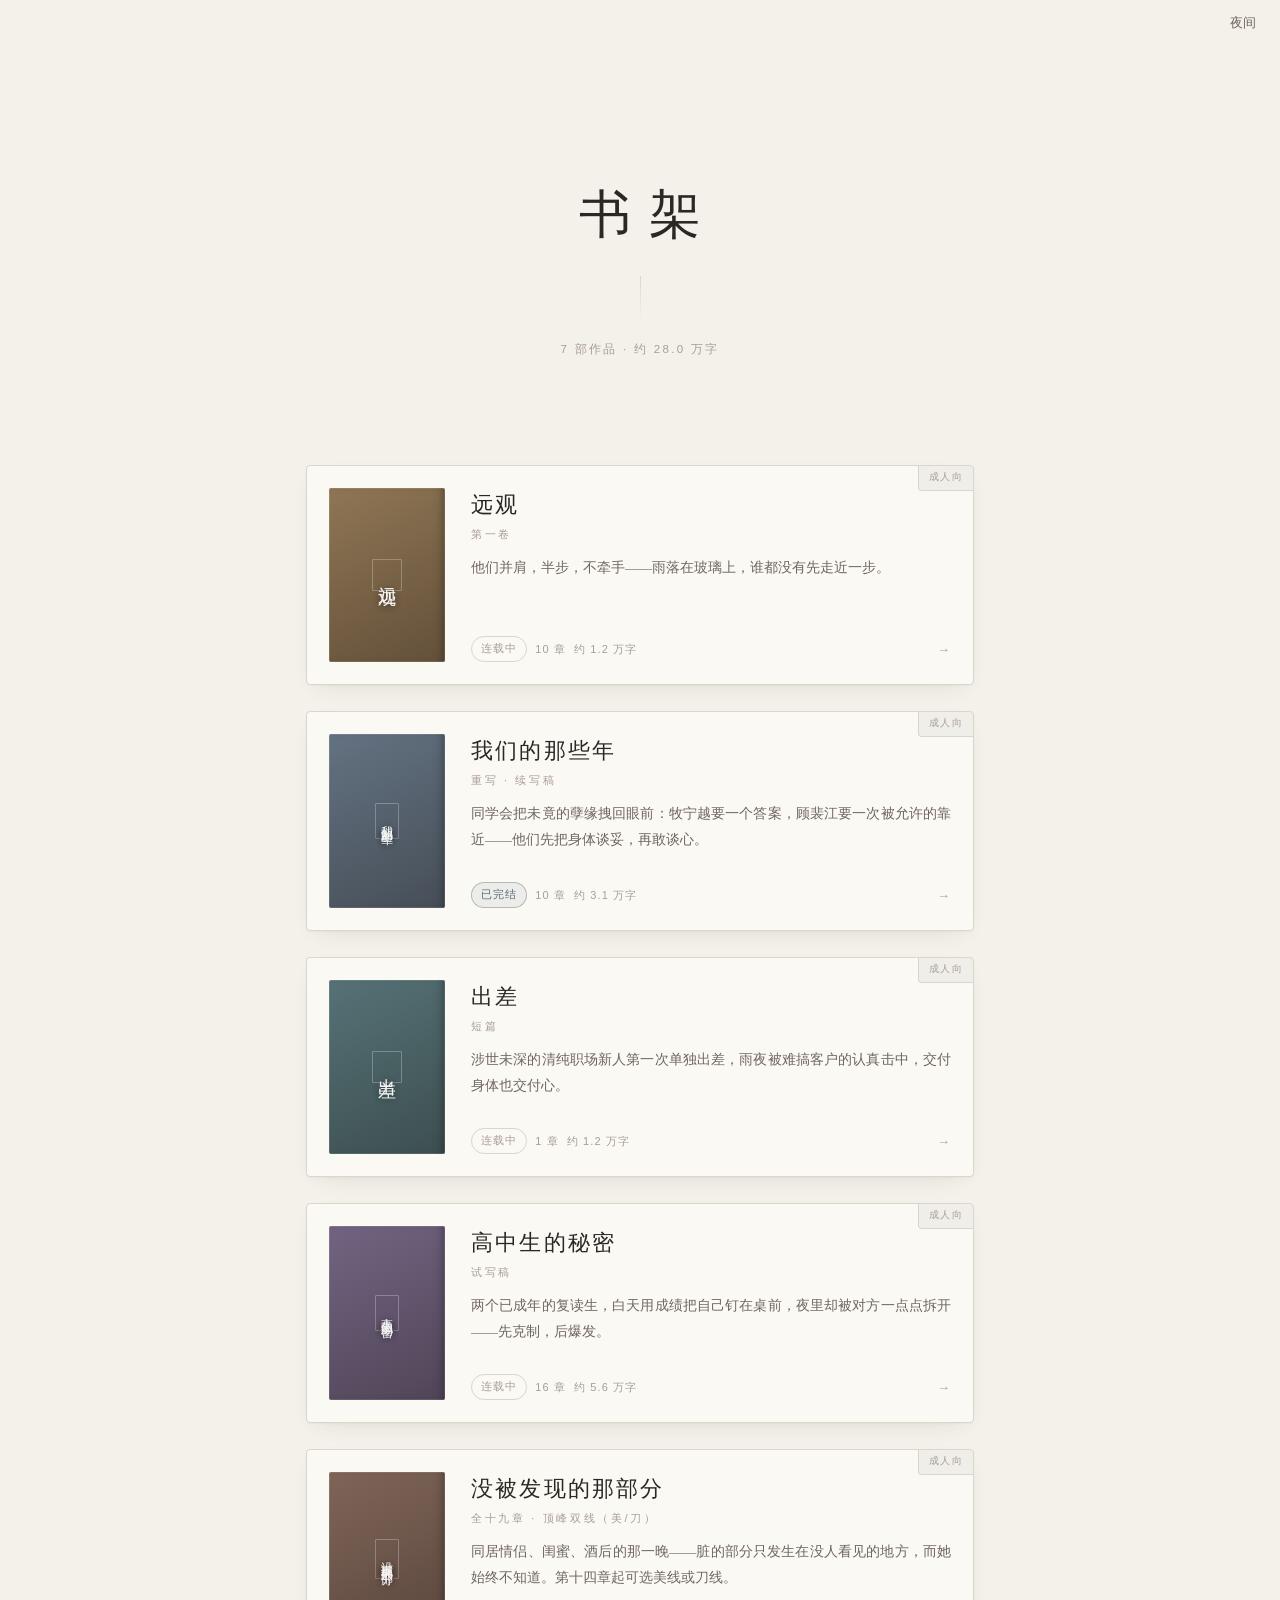
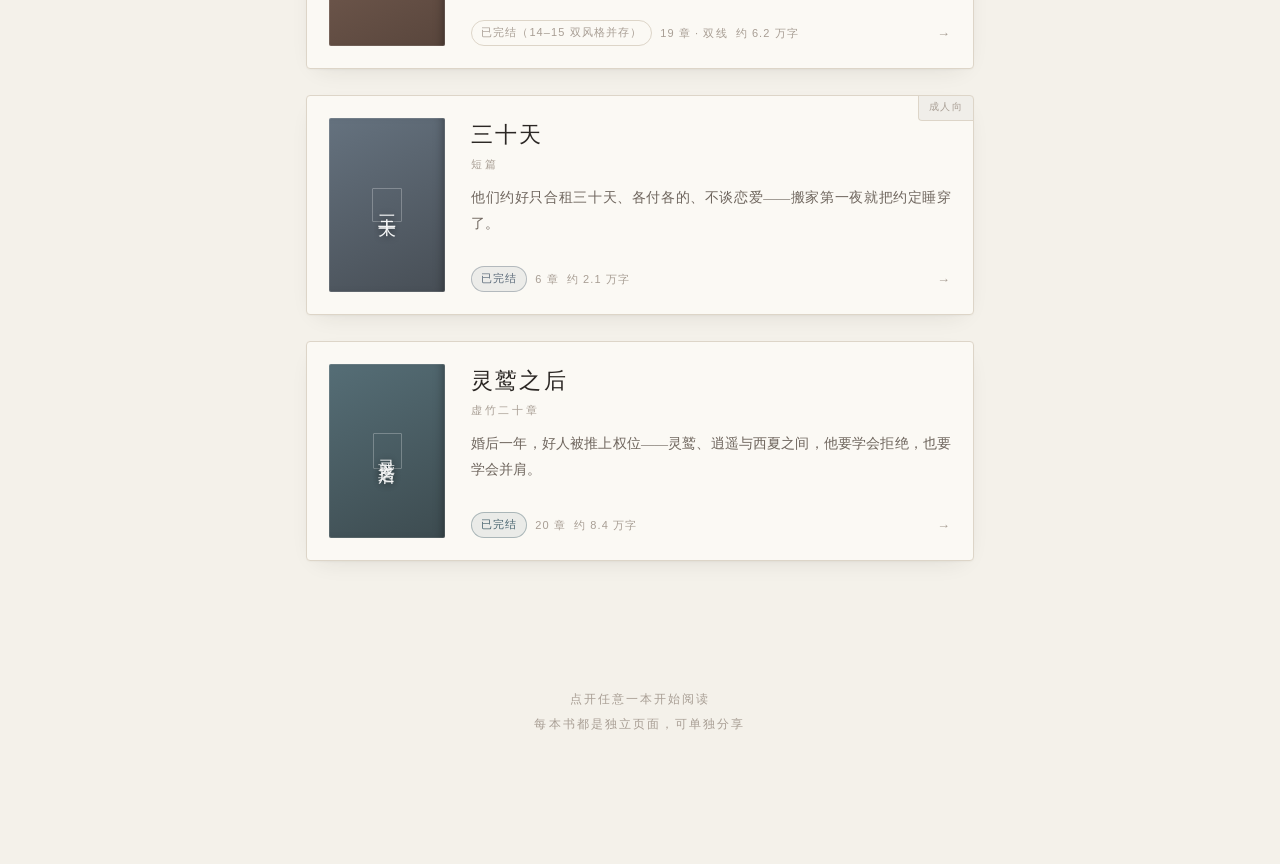
<file: index.html>
<!DOCTYPE html>
<html lang="zh-CN">
<head>
<meta charset="utf-8">
<meta name="viewport" content="width=device-width,initial-scale=1,viewport-fit=cover">
<meta name="color-scheme" content="light dark">
<meta name="description" content="7 部作品 · 约 28.0 万字，远观、我们的那些年、出差、高中生的秘密、没被发现的那部分">
<meta property="og:title" content="书架">
<meta property="og:description" content="7 部作品 · 约 28.0 万字，远观、我们的那些年、出差、高中生的秘密、没被发现的那部分">
<link rel="icon" href="[data-uri]">
<title>书架</title>
<script>(function(){
var r=document.documentElement;
try{
  var t=localStorage.getItem('xhw-theme');
  if(!t) t=matchMedia('(prefers-color-scheme: dark)').matches?'night':'day';
  r.dataset.theme=t;
}catch(e){}
})();</script>
<style>
:root{
  --bg:#f4f1ea; --bg-elev:#fbf9f4; --ink:#2b2724; --ink-soft:#6f665e;
  --ink-faint:#a89e94; --rule:#ddd5c8;
  --accent:#8c6f4a; --accent-lit:#8c6f4a;
  --shadow:0 1px 2px rgba(43,39,36,.04),0 8px 24px -12px rgba(43,39,36,.14);
  --shadow-lift:0 2px 4px rgba(43,39,36,.05),0 20px 44px -16px rgba(43,39,36,.22);
  --font-scale:1;
  --ease:cubic-bezier(.4,0,.2,1);
  /* 「Noto Serif SC」必须排在「Source Han Serif SC」之前：两者是同一套字形，
     但 Windows 上思源宋体常只装了 Heavy 单字重，命中它会让正文按 400 声明
     却渲染成 Heavy（实测墨量与 900 完全相同）。Noto Serif SC 是可变字体，
     400 才是正常正文字重。Songti SC 仅 macOS/iOS 有，留作首选无副作用。 */
  --serif:"Songti SC","Noto Serif SC","Source Han Serif SC","Noto Serif CJK SC",
          "Source Han Serif CN","STSong","SimSun",Georgia,"Times New Roman",serif;
  --sans:"PingFang SC","Microsoft YaHei","Hiragino Sans GB","Noto Sans CJK SC",
         -apple-system,"Segoe UI",sans-serif;
}
html[data-theme=night]{
  --bg:#16181a; --bg-elev:#1e2124; --ink:#cfc9c0; --ink-soft:#948d84;
  --ink-faint:#645d55; --rule:#2e3236;
  --accent:var(--accent-lit);
  --shadow:0 1px 2px rgba(0,0,0,.3),0 8px 24px -12px rgba(0,0,0,.6);
  --shadow-lift:0 2px 6px rgba(0,0,0,.36),0 22px 48px -16px rgba(0,0,0,.7);
}
/* 深底浅字会视觉膨胀（halation），中文笔画密更明显。字重已是 400 不宜再降
   （很多中文字体只有单字重，降了也无效），改用极轻的负字距抵消 */
html[data-theme=night] main{letter-spacing:.015em}
*{box-sizing:border-box}
html{scroll-behavior:smooth}
body{
  margin:0; background:var(--bg); color:var(--ink);
  font-family:var(--serif); -webkit-font-smoothing:antialiased;
  /* 中文字体缺字重时别让浏览器合成伪粗体：CJK 笔画密，合成会糊成一团 */
  font-synthesis:none;
  transition:background .4s var(--ease),color .4s var(--ease);
}
::selection{background:color-mix(in srgb,var(--accent) 24%,transparent)}
a{color:inherit}
:focus-visible{outline:2px solid var(--accent);outline-offset:2px;border-radius:2px}

/* 通用入场：加 .rise 的元素初始下沉透明，进入视口时由 JS 挂 .in */
.rise{opacity:0;transform:translateY(18px);
  transition:opacity .7s var(--ease),transform .7s var(--ease)}
.rise.in{opacity:1;transform:none}

.tbtn{border:0;background:none;color:var(--ink-soft);font-family:var(--sans);font-size:13px;
  cursor:pointer;padding:7px 10px;border-radius:6px;line-height:1;
  transition:color .25s var(--ease),background .25s var(--ease)}
.tbtn:hover{color:var(--ink);background:color-mix(in srgb,var(--ink) 7%,transparent)}
.tbtn:active{transform:scale(.94)}

@media (prefers-reduced-motion:reduce){
  *{transition:none!important;animation:none!important;scroll-behavior:auto!important}
  .rise{opacity:1!important;transform:none!important}
}

body{padding:0}
#shelf-tools{position:fixed;top:0;right:0;left:0;height:46px;z-index:50;display:flex;
  align-items:center;justify-content:flex-end;gap:2px;padding:0 14px;
  background:color-mix(in srgb,var(--bg) 86%,transparent);
  backdrop-filter:blur(12px) saturate(1.4);
  border-bottom:1px solid transparent;transition:border-color .4s var(--ease)}
#shelf-tools.lifted{border-bottom-color:var(--rule)}

.hero{padding:20vh 26px 12vh;text-align:center}
.hero h1{margin:0;font-size:clamp(34px,7vw,52px);font-weight:400;letter-spacing:.34em;
  text-indent:.34em;animation:titleIn 1.1s var(--ease) both}
.hero .line{width:1px;height:44px;margin:26px auto 0;
  background:linear-gradient(var(--rule),transparent);
  animation:dropIn .9s var(--ease) .3s both}
.hero .meta{margin-top:22px;font-family:var(--sans);font-size:11.5px;letter-spacing:.2em;
  color:var(--ink-faint);animation:fadeUp .9s var(--ease) .42s both}
@keyframes titleIn{from{opacity:0;transform:translateY(18px);letter-spacing:.54em}
  to{opacity:1;transform:none}}
@keyframes fadeUp{from{opacity:0;transform:translateY(14px)}to{opacity:1;transform:none}}
@keyframes dropIn{from{opacity:0;transform:scaleY(0);transform-origin:top}
  to{opacity:1;transform:none}}

.books{max-width:720px;margin:0 auto;padding:0 26px 14vh;
  display:flex;flex-direction:column;gap:26px}

/* 卡片自带的 transition 会整体覆盖 .rise 的，所以这里必须带上 opacity，
   否则入场只会有位移没有淡入 */
.card{display:flex;gap:26px;padding:22px;text-decoration:none;color:inherit;
  background:var(--bg-elev);border:1px solid var(--rule);border-radius:4px;
  box-shadow:var(--shadow);position:relative;overflow:hidden;
  transition:opacity .55s var(--ease),transform .55s var(--ease),
             box-shadow .4s var(--ease),border-color .4s var(--ease)}
/* 悬停时该书主色从左缘渗入 */
.card::before{content:"";position:absolute;inset:0 auto 0 0;width:2px;
  background:var(--bk);transform:scaleY(0);transform-origin:center;
  transition:transform .45s var(--ease)}
/* 用 .rise.in.card 提高特异性，压过 .rise.in 的 transform:none */
.rise.in.card:hover{transform:translateY(-4px);box-shadow:var(--shadow-lift);
  border-color:color-mix(in srgb,var(--bk) 42%,var(--rule))}
.rise.in.card:active{transform:translateY(-1px) scale(.995)}
.card:hover::before{transform:none}

/* 生成式封面：主色纸纹 + 竖排书名 */
.cv{flex:0 0 116px;height:174px;border-radius:2px;overflow:hidden;position:relative;
  display:flex;align-items:center;justify-content:center;
  background:linear-gradient(155deg,
    color-mix(in srgb,var(--bk) 88%,#000 4%),
    color-mix(in srgb,var(--bk) 58%,#2b2724));
  box-shadow:inset 0 0 0 1px rgba(255,255,255,.12),
             inset -7px 0 12px -8px rgba(0,0,0,.55);
  transition:transform .5s var(--ease)}
.card:hover .cv{transform:scale(1.035)}
.cv img{position:absolute;inset:0;width:100%;height:100%;object-fit:cover}
/* 竖排书名：不换列，长书名自动缩字号，避免折成两列挤满封面 */
.cv em{font-style:normal;writing-mode:vertical-rl;white-space:nowrap;
  font-size:var(--cvfs,17px);letter-spacing:.14em;line-height:1;
  color:#fff;opacity:.94;text-shadow:0 1px 10px rgba(0,0,0,.4);
  border:1px solid rgba(255,255,255,.28);padding:12px 5px;border-radius:1px}

.info{flex:1;min-width:0;display:flex;flex-direction:column}
/* 右侧留出「成人向」浮标的位置 */
.info h2{margin:2px 56px 0 0;font-size:22px;font-weight:400;letter-spacing:.1em}
.info .sub{margin-top:7px;font-family:var(--sans);font-size:11px;letter-spacing:.24em;
  color:var(--ink-faint)}
.info .tag{margin:13px 0 0;font-size:13.5px;line-height:1.95;color:var(--ink-soft);
  text-align:justify;
  display:-webkit-box;-webkit-line-clamp:3;-webkit-box-orient:vertical;overflow:hidden}
.info .foot{margin-top:auto;padding-top:15px;display:flex;align-items:center;
  flex-wrap:wrap;gap:8px;font-family:var(--sans);font-size:11px;letter-spacing:.1em;
  color:var(--ink-faint)}
/* 箭头始终占一行的末尾，元信息换行时不被挤走 */
.info .foot .arrow{order:9}
.pill{padding:3px 9px;border-radius:999px;border:1px solid var(--rule);line-height:1.6}
.pill.done{color:var(--bk);border-color:color-mix(in srgb,var(--bk) 40%,transparent);
  background:color-mix(in srgb,var(--bk) 9%,transparent)}
/* 夜间背景变暗后书的原色文字对比度不够，换成提亮版 */
html[data-theme=night] .pill.done{color:var(--bk-lit)}
/* 成人向做成卡片右上角浮标，不占元信息那行的宽度 */
.badge{position:absolute;top:0;right:0;z-index:1;
  font-family:var(--sans);font-size:9.5px;letter-spacing:.14em;color:var(--ink-faint);
  padding:5px 10px 6px;border-bottom-left-radius:4px;
  background:color-mix(in srgb,var(--ink) 5%,transparent);
  border-left:1px solid var(--rule);border-bottom:1px solid var(--rule)}
.arrow{margin-left:auto;color:var(--ink-faint);font-size:13px;
  transition:transform .4s var(--ease),color .4s var(--ease)}
.card:hover .arrow{transform:translateX(4px);color:var(--bk)}
html[data-theme=night] .card:hover .arrow{color:var(--bk-lit)}

.foot-note{padding:0 26px 14vh;text-align:center;font-family:var(--sans);
  font-size:11.5px;letter-spacing:.18em;color:var(--ink-faint);line-height:2.2}

@media (max-width:600px){
  .hero{padding:14vh 22px 9vh}
  .books{padding:0 18px 12vh;gap:20px}
  .card{gap:18px;padding:17px}
  /* 手机上封面按比例缩小，但字号只压一点点，太小会看不清 */
  .cv{flex-basis:92px;height:140px}
  .cv em{font-size:calc(var(--cvfs,17px) * .92);padding:9px 4px}
  .info h2{font-size:19px}
  .info .tag{font-size:12.5px;-webkit-line-clamp:4}
  /* 窄屏元信息压缩到一行，箭头省掉（整卡可点，不需要指示） */
  .info .foot{gap:6px;font-size:10.5px;padding-top:12px}
  .pill{padding:3px 7px}
  .info .foot .arrow{display:none}
  .badge{font-size:9px;padding:4px 8px 5px}
}
@media print{#shelf-tools{display:none}.card{box-shadow:none}}
</style>
</head>
<body>
<nav id="shelf-tools">
  <button class="tbtn" id="theme" aria-label="切换日间夜间">夜间</button>
</nav>

<header class="hero">
  <h1>书架</h1>
  <div class="line"></div>
  <div class="meta">7 部作品 · 约 28.0 万字</div>
</header>

<div class="books">
    <a class="card rise" href="远观.html"
       style="--bk:#8c6f4a;--bk-lit:#a58f72">
      <span class="badge">成人向</span><div class="cv"><em style="--cvfs:18px">远观</em></div>
      <div class="info">
        <h2>远观</h2>
      <div class="sub">第一卷</div>
      <p class="tag">他们并肩，半步，不牵手——雨落在玻璃上，谁都没有先走近一步。</p>
        <div class="foot">
          <span class="pill">连载中</span>
          <span>10 章</span>
          <span>约 1.2 万字</span>
          <span class="arrow">→</span>
        </div>
      </div>
    </a>
    <a class="card rise" href="我们的那些年.html"
       style="--bk:#5a6b7d;--bk-lit:#7e8c9a">
      <span class="badge">成人向</span><div class="cv"><em style="--cvfs:12px">我们的那些年</em></div>
      <div class="info">
        <h2>我们的那些年</h2>
      <div class="sub">重写 · 续写稿</div>
      <p class="tag">同学会把未竟的孽缘拽回眼前：牧宁越要一个答案，顾裴江要一次被允许的靠近——他们先把身体谈妥，再敢谈心。</p>
        <div class="foot">
          <span class="pill done">已完结</span>
          <span>10 章</span>
          <span>约 3.1 万字</span>
          <span class="arrow">→</span>
        </div>
      </div>
    </a>
    <a class="card rise" href="出差.html"
       style="--bk:#4a6b70;--bk-lit:#728c8f">
      <span class="badge">成人向</span><div class="cv"><em style="--cvfs:18px">出差</em></div>
      <div class="info">
        <h2>出差</h2>
      <div class="sub">短篇</div>
      <p class="tag">涉世未深的清纯职场新人第一次单独出差，雨夜被难搞客户的认真击中，交付身体也交付心。</p>
        <div class="foot">
          <span class="pill">连载中</span>
          <span>1 章</span>
          <span>约 1.2 万字</span>
          <span class="arrow">→</span>
        </div>
      </div>
    </a>
    <a class="card rise" href="高中生的秘密.html"
       style="--bk:#6b5b7d;--bk-lit:#8c7f9a">
      <span class="badge">成人向</span><div class="cv"><em style="--cvfs:12px">高中生的秘密</em></div>
      <div class="info">
        <h2>高中生的秘密</h2>
      <div class="sub">试写稿</div>
      <p class="tag">两个已成年的复读生，白天用成绩把自己钉在桌前，夜里却被对方一点点拆开——先克制，后爆发。</p>
        <div class="foot">
          <span class="pill">连载中</span>
          <span>16 章</span>
          <span>约 5.6 万字</span>
          <span class="arrow">→</span>
        </div>
      </div>
    </a>
    <a class="card rise" href="没被发现的那部分.html"
       style="--bk:#7a5c4e;--bk-lit:#978075">
      <span class="badge">成人向</span><div class="cv"><em style="--cvfs:12px">没被发现的那部分</em></div>
      <div class="info">
        <h2>没被发现的那部分</h2>
      <div class="sub">全十九章 · 顶峰双线（美/刀）</div>
      <p class="tag">同居情侣、闺蜜、酒后的那一晚——脏的部分只发生在没人看见的地方，而她始终不知道。第十四章起可选美线或刀线。</p>
        <div class="foot">
          <span class="pill">已完结（14–15 双风格并存）</span>
          <span>19 章 · 双线</span>
          <span>约 6.2 万字</span>
          <span class="arrow">→</span>
        </div>
      </div>
    </a>
    <a class="card rise" href="三十天.html"
       style="--bk:#5c6b7a;--bk-lit:#808c97">
      <span class="badge">成人向</span><div class="cv"><em style="--cvfs:18px">三十天</em></div>
      <div class="info">
        <h2>三十天</h2>
      <div class="sub">短篇</div>
      <p class="tag">他们约好只合租三十天、各付各的、不谈恋爱——搬家第一夜就把约定睡穿了。</p>
        <div class="foot">
          <span class="pill done">已完结</span>
          <span>6 章</span>
          <span>约 2.1 万字</span>
          <span class="arrow">→</span>
        </div>
      </div>
    </a>
    <a class="card rise" href="灵鹫之后.html"
       style="--bk:#4a6670;--bk-lit:#72888f">
      <div class="cv"><em style="--cvfs:17px">灵鹫之后</em></div>
      <div class="info">
        <h2>灵鹫之后</h2>
      <div class="sub">虚竹二十章</div>
      <p class="tag">婚后一年，好人被推上权位——灵鹫、逍遥与西夏之间，他要学会拒绝，也要学会并肩。</p>
        <div class="foot">
          <span class="pill done">已完结</span>
          <span>20 章</span>
          <span>约 8.4 万字</span>
          <span class="arrow">→</span>
        </div>
      </div>
    </a>
</div>

<div class="foot-note">点开任意一本开始阅读<br>每本书都是独立页面，可单独分享</div>

<noscript><style>.rise{opacity:1!important;transform:none!important}</style></noscript>
<script>
var TK='xhw-theme';
var root=document.documentElement;
function readTheme(){
  try{ var v=localStorage.getItem(TK); if(v) return v; }catch(e){}
  return matchMedia('(prefers-color-scheme: dark)').matches?'night':'day';
}
function paintTheme(t){
  root.dataset.theme=t;
  var b=document.getElementById('theme');
  if(b) b.textContent=(t==='night'?'日间':'夜间');
}
paintTheme(readTheme());
function toggleTheme(){
  var t=root.dataset.theme==='night'?'day':'night';
  try{ localStorage.setItem(TK,t); }catch(e){}
  // 支持时用 View Transitions 做交叉淡化
  if(document.startViewTransition && !matchMedia('(prefers-reduced-motion: reduce)').matches){
    document.startViewTransition(function(){ paintTheme(t); });
  }else{ paintTheme(t); }
}
// 观察器：元素进入视口后加 .in，一次性触发不回退。
// 构造或调用失败（旧浏览器 polyfill 缺陷等）时退化为直接全部显示，
// 避免因为动画层出错而导致正文停留在 opacity:0 的不可见状态。
var reveal=(function(){
  var showAll=function(els){ [].forEach.call(els,function(e){ e.classList.add('in'); }); };
  if(!window.IntersectionObserver || matchMedia('(prefers-reduced-motion: reduce)').matches){
    return showAll;
  }
  try{
    var io=new IntersectionObserver(function(es){
      es.forEach(function(e){
        if(e.isIntersecting){ e.target.classList.add('in'); io.unobserve(e.target); }
      });
    },{rootMargin:'0px 0px -12% 0px',threshold:.02});
    return function(els){
      try{ [].forEach.call(els,function(e){ io.observe(e); }); }
      catch(e){ showAll(els); }
    };
  }catch(e){ return showAll; }
})();

(function(){
  document.getElementById('theme').onclick=toggleTheme;
  var cards=[].slice.call(document.querySelectorAll('.card'));
  cards.forEach(function(c,i){ c.style.transitionDelay=(i*60)+'ms'; });
  reveal(cards);
  // 入场延迟只用于首次，避免之后悬停也跟着延迟
  setTimeout(function(){ cards.forEach(function(c){ c.style.transitionDelay=''; }); },
    260+cards.length*60);

  // 滚动后工具条显出分隔线
  var tb=document.getElementById('shelf-tools'), raf=0;
  addEventListener('scroll',function(){
    if(raf) return;
    raf=requestAnimationFrame(function(){
      raf=0; tb.classList.toggle('lifted',scrollY>10);
    });
  },{passive:true});
})();
</script>
</body>
</html>
</file>
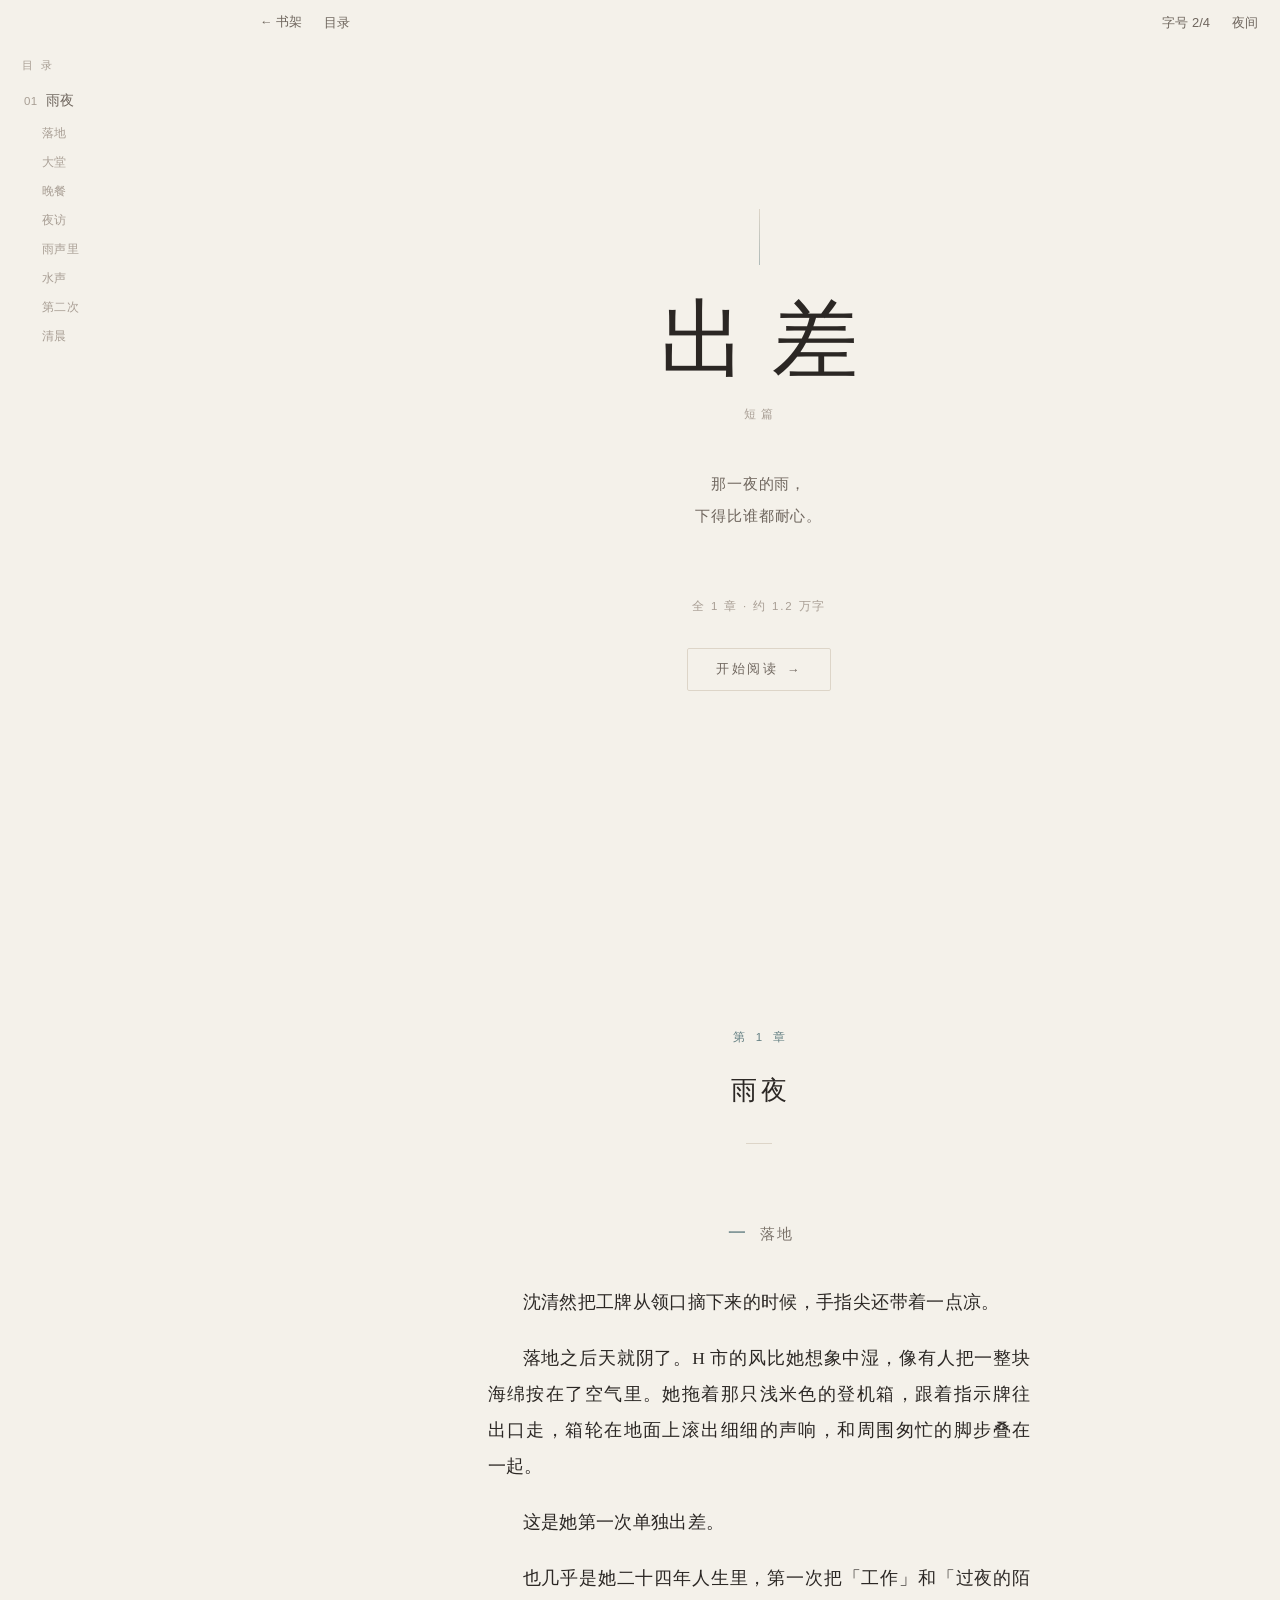
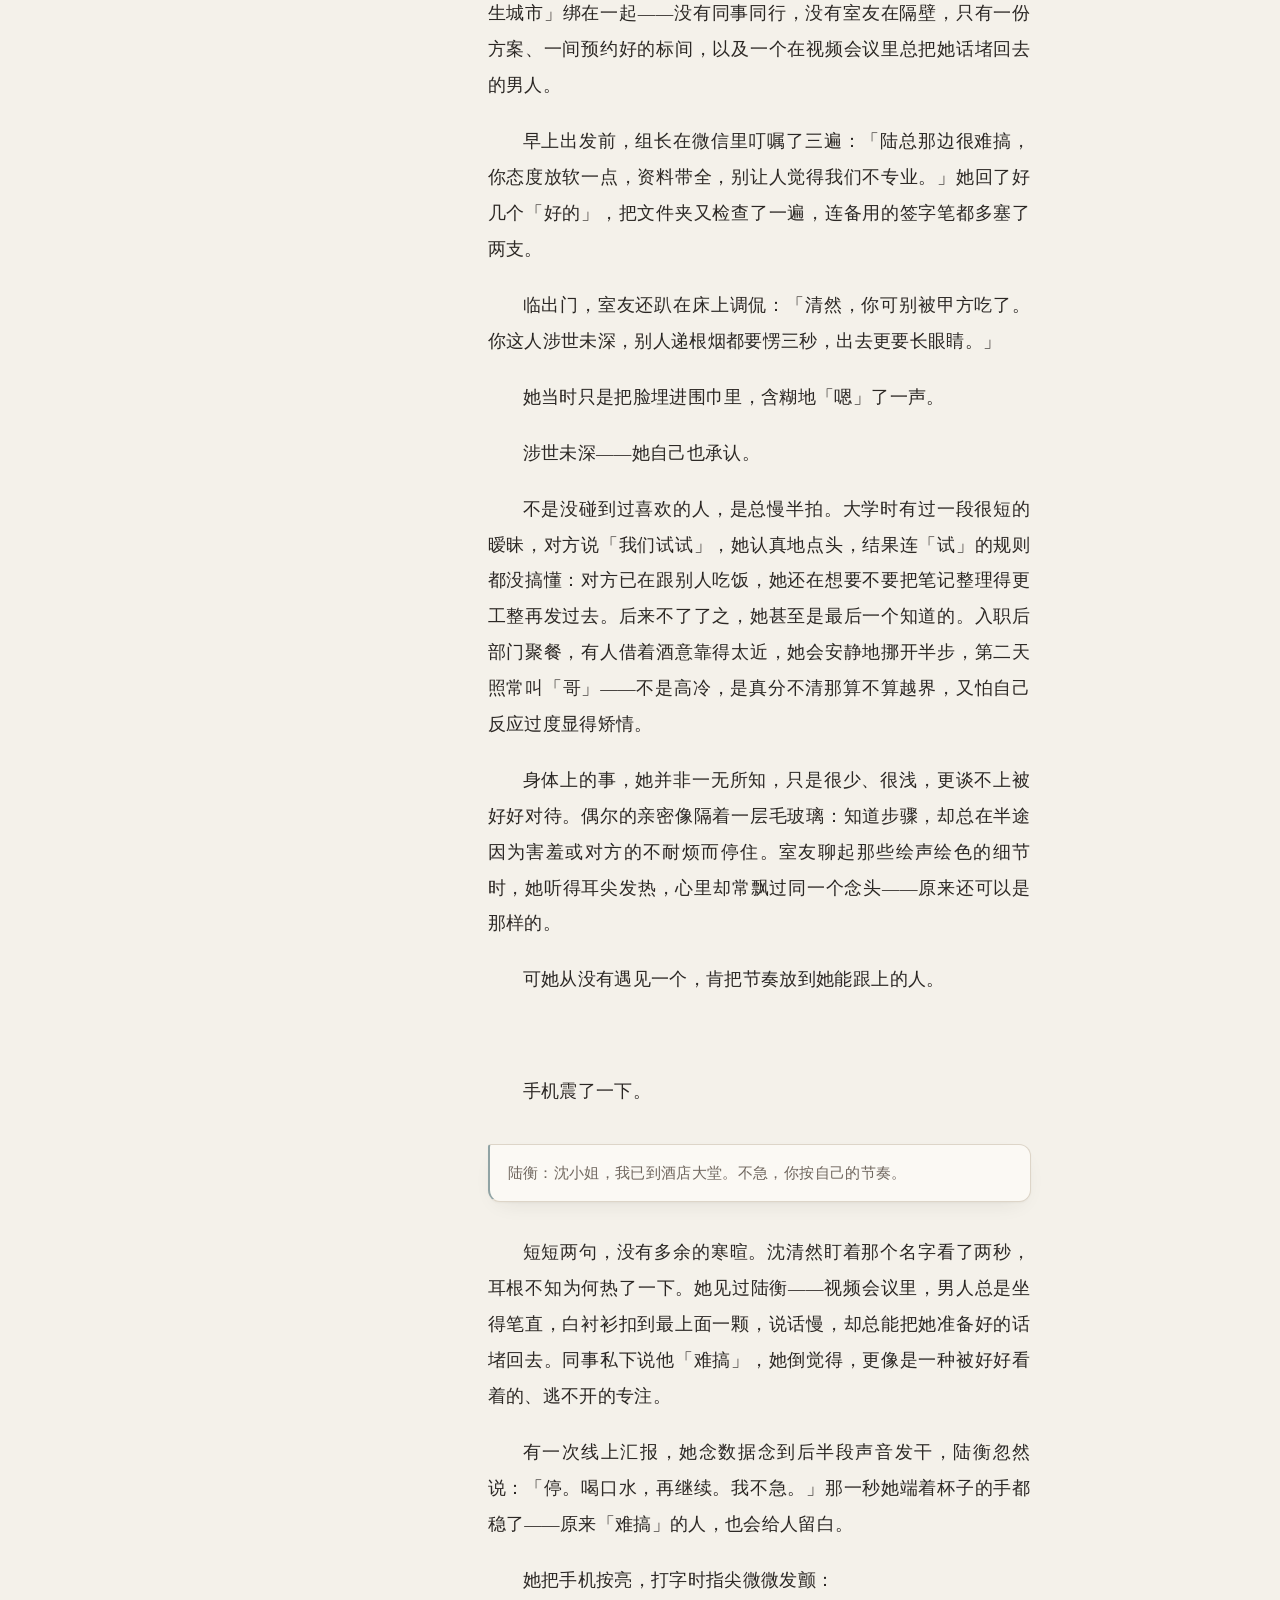
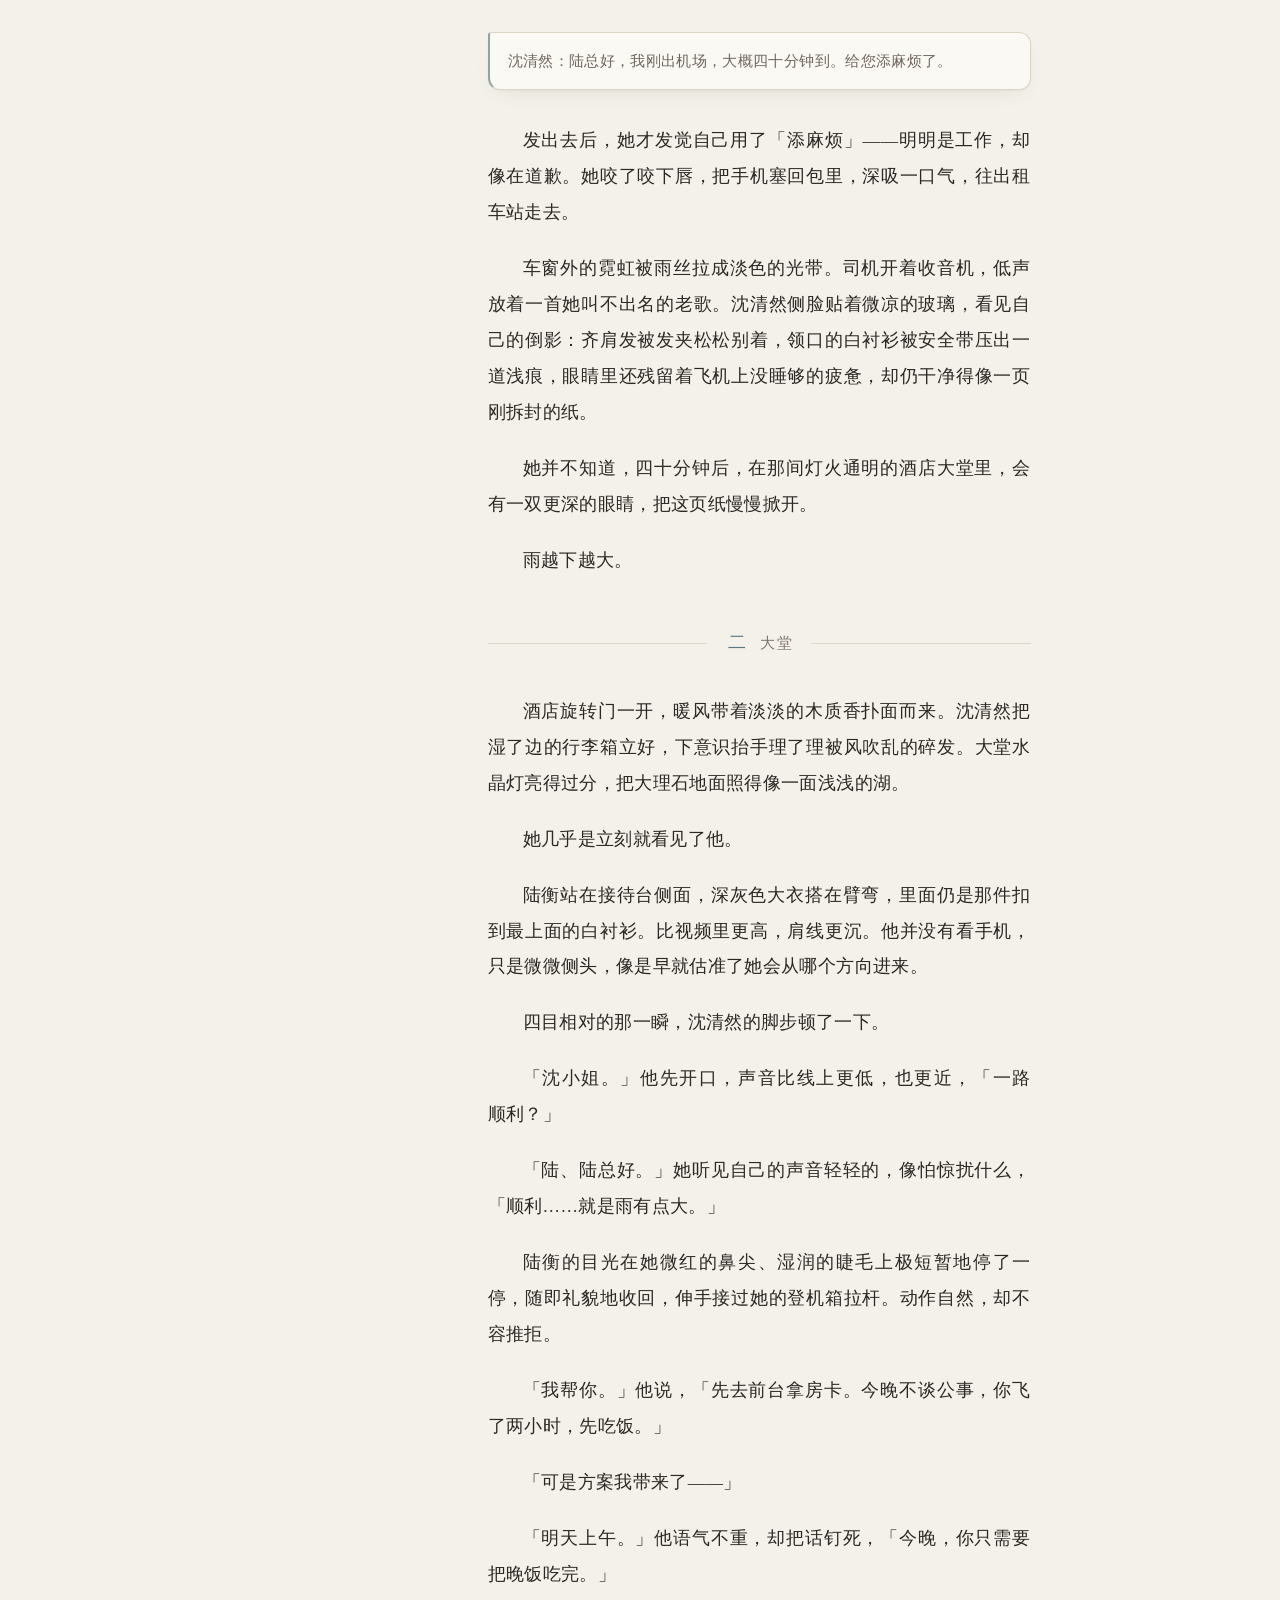
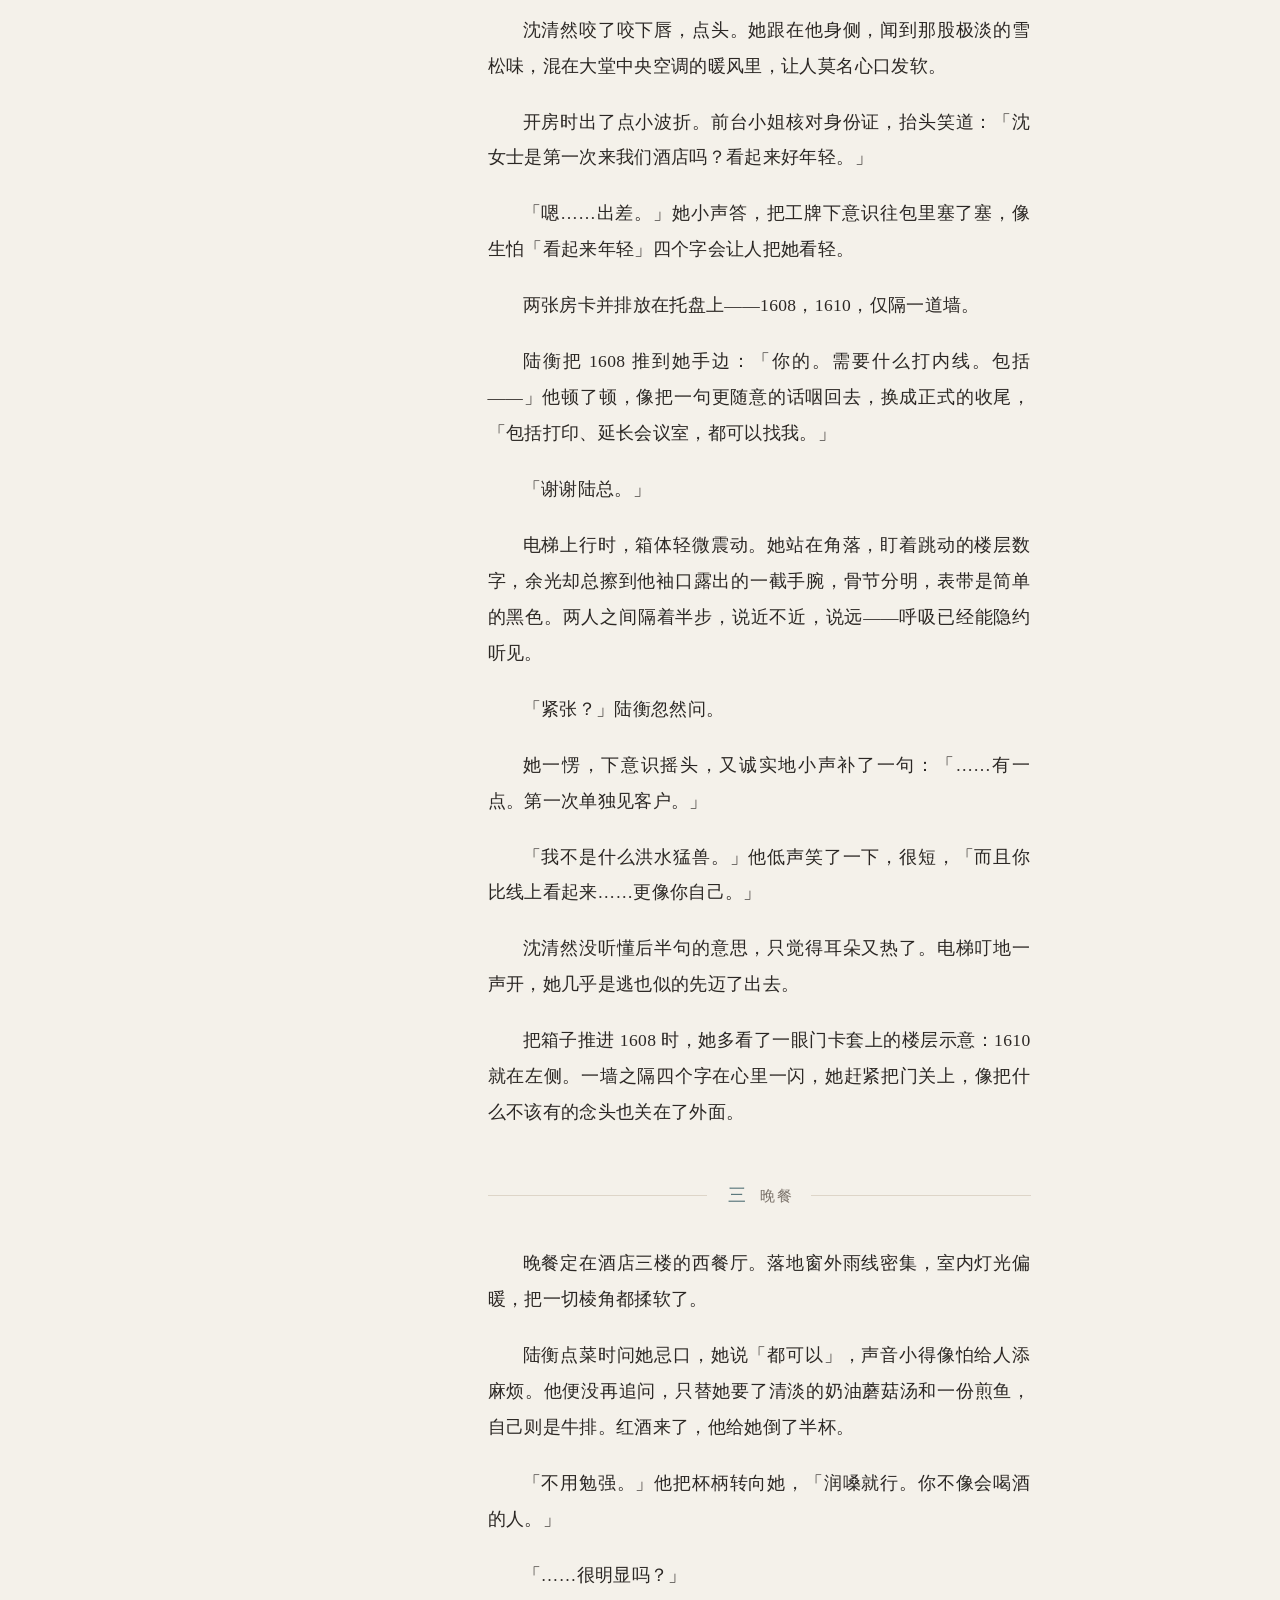
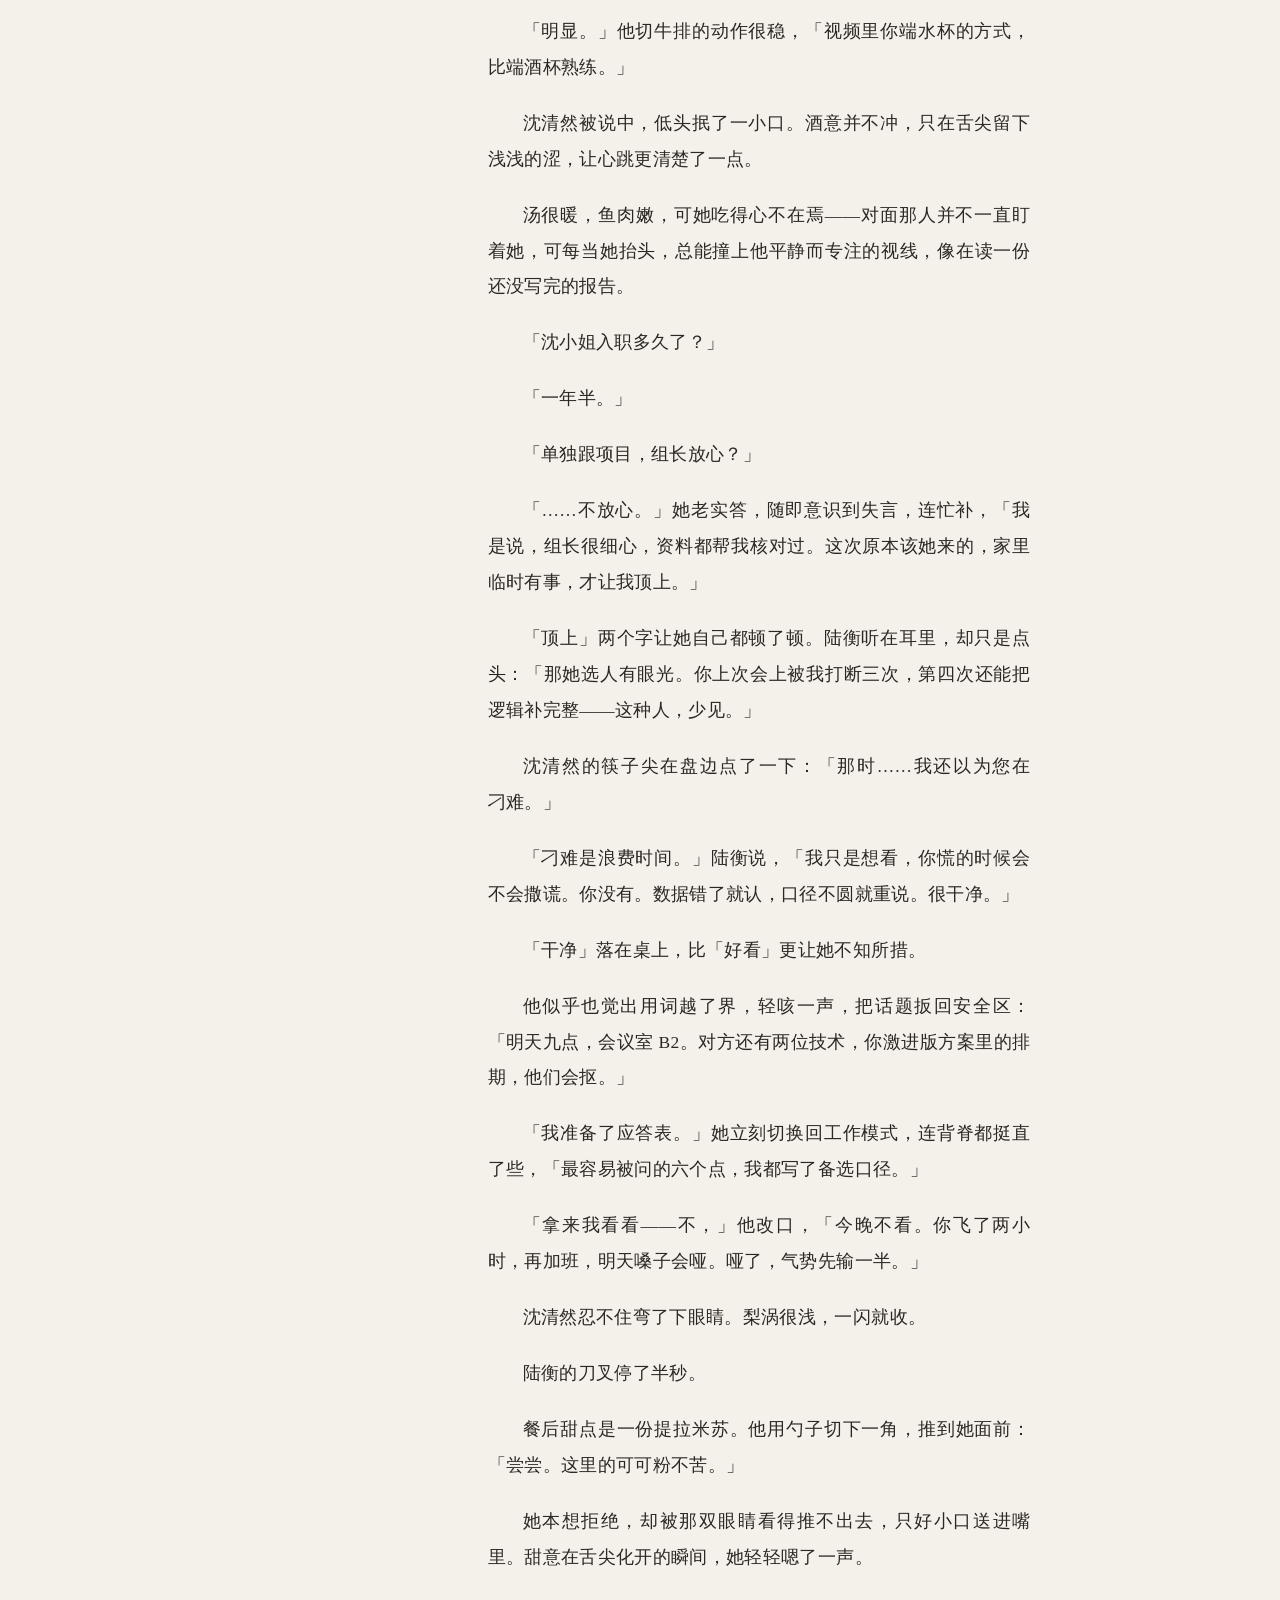
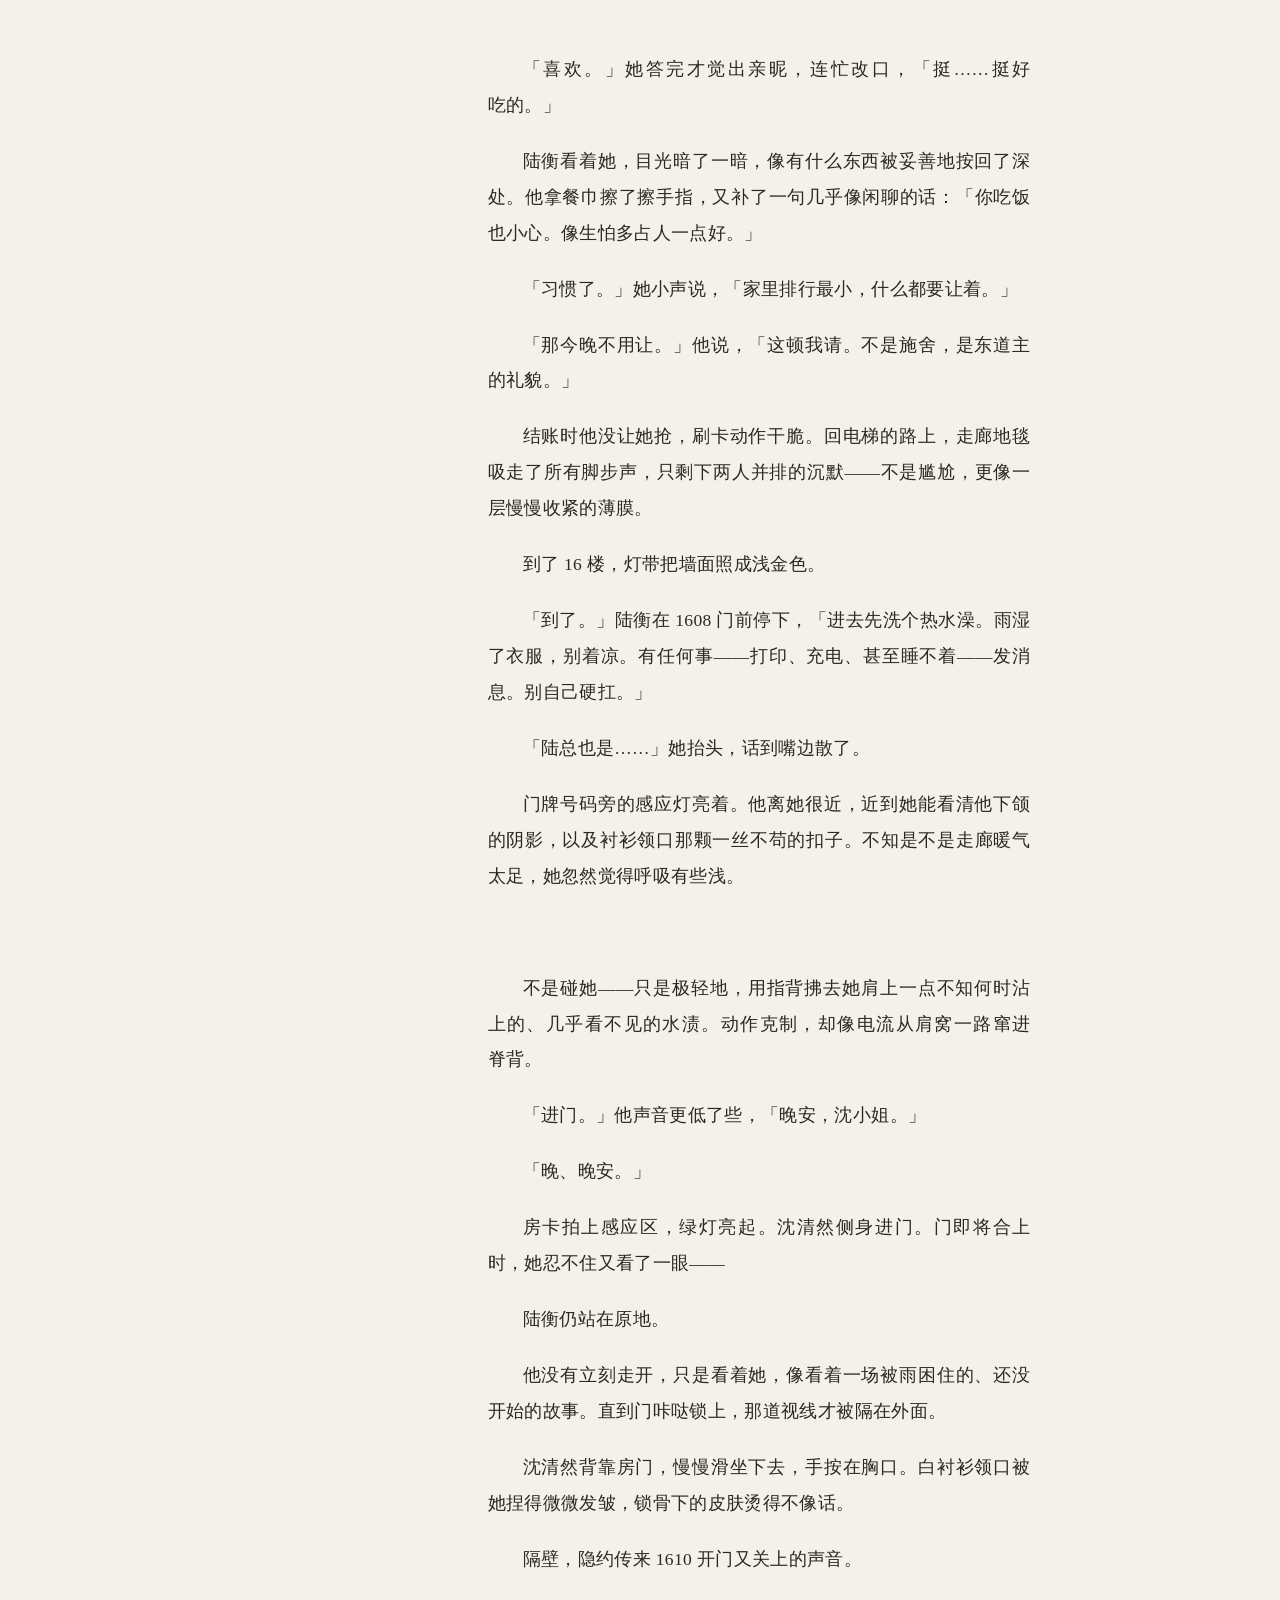
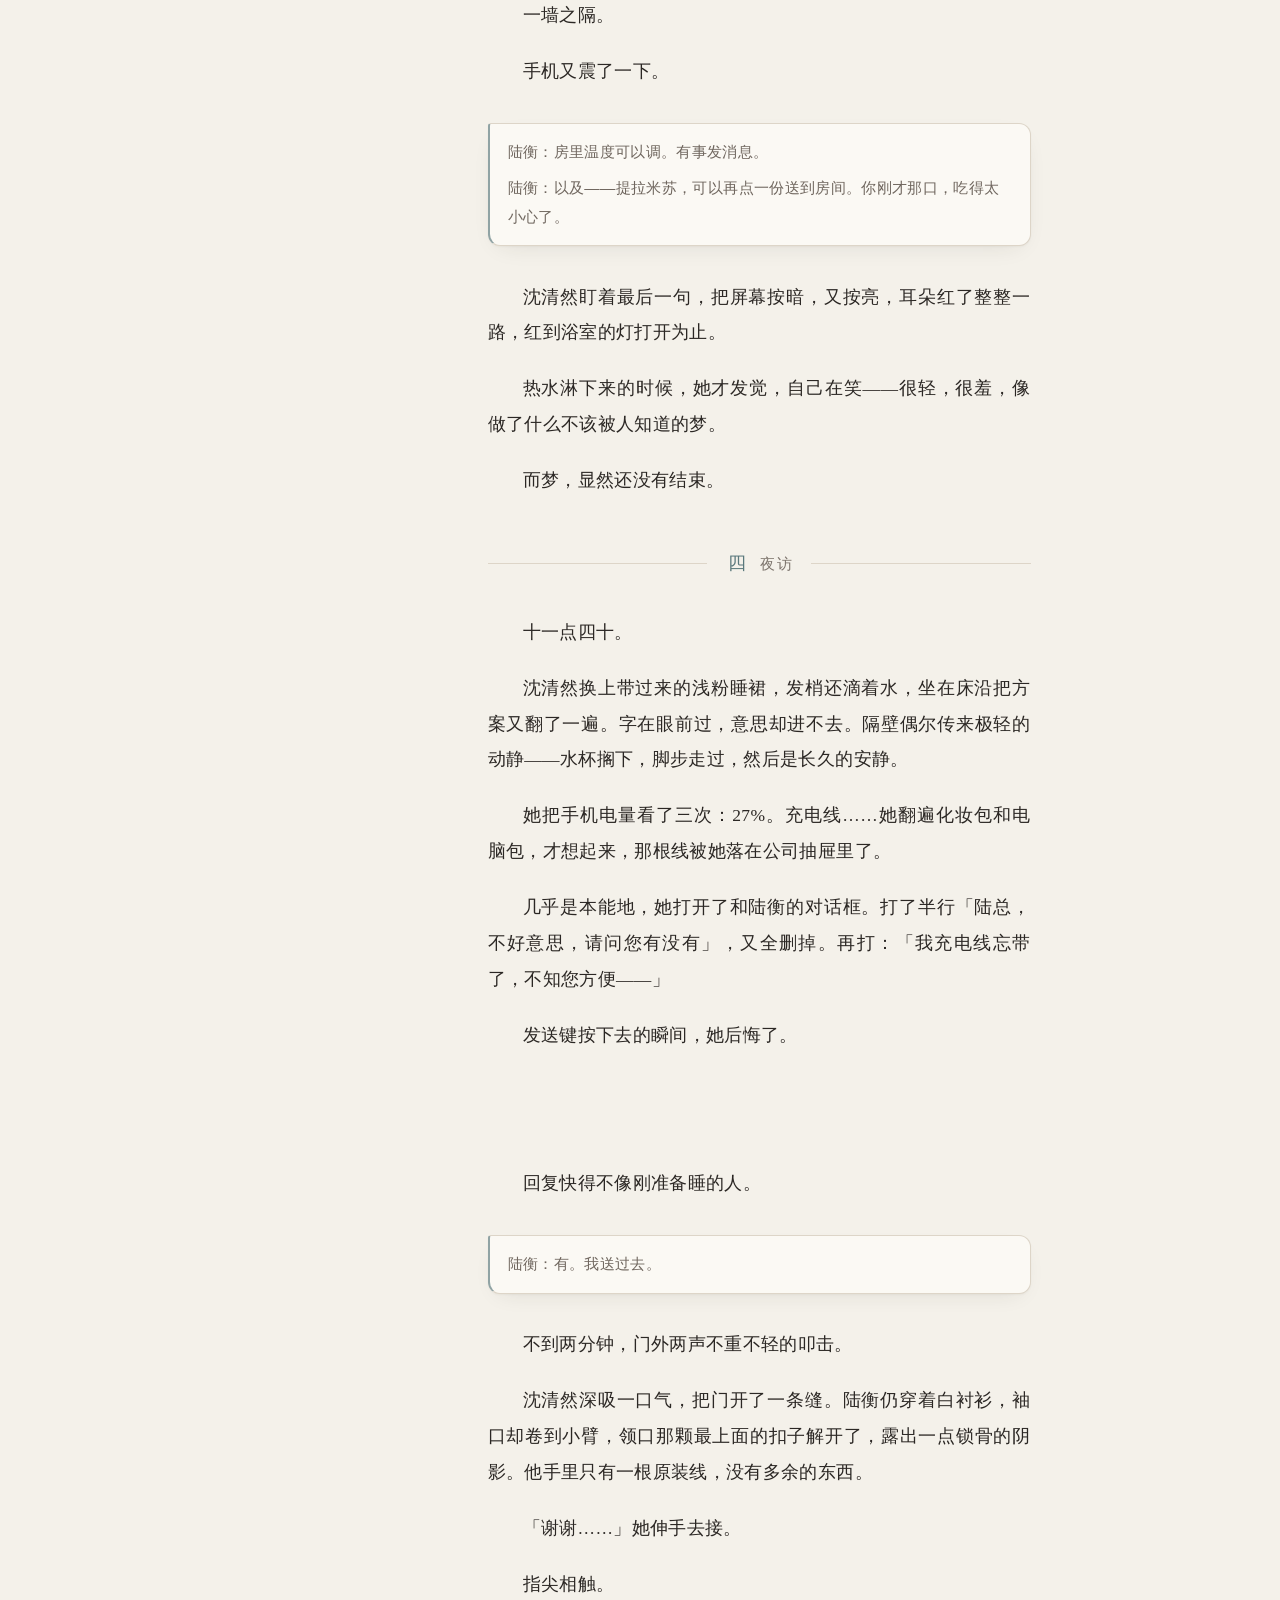
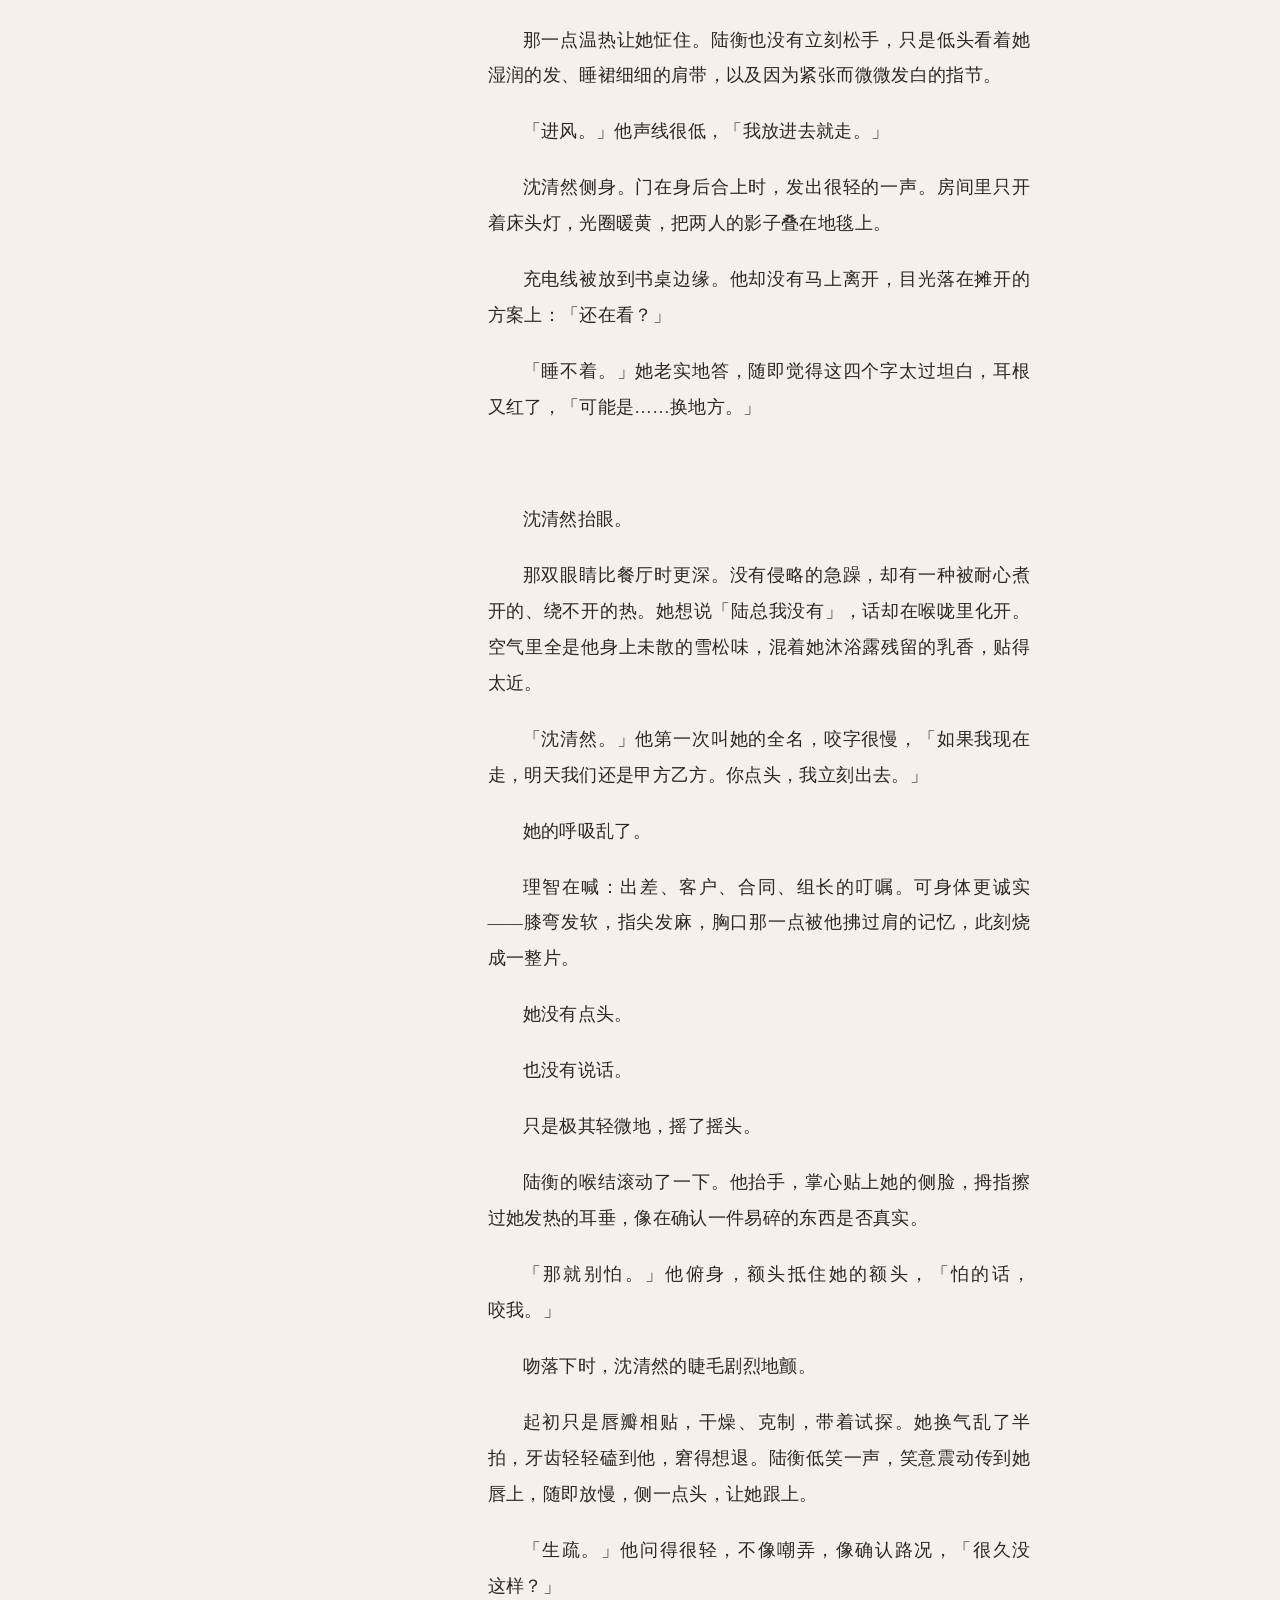
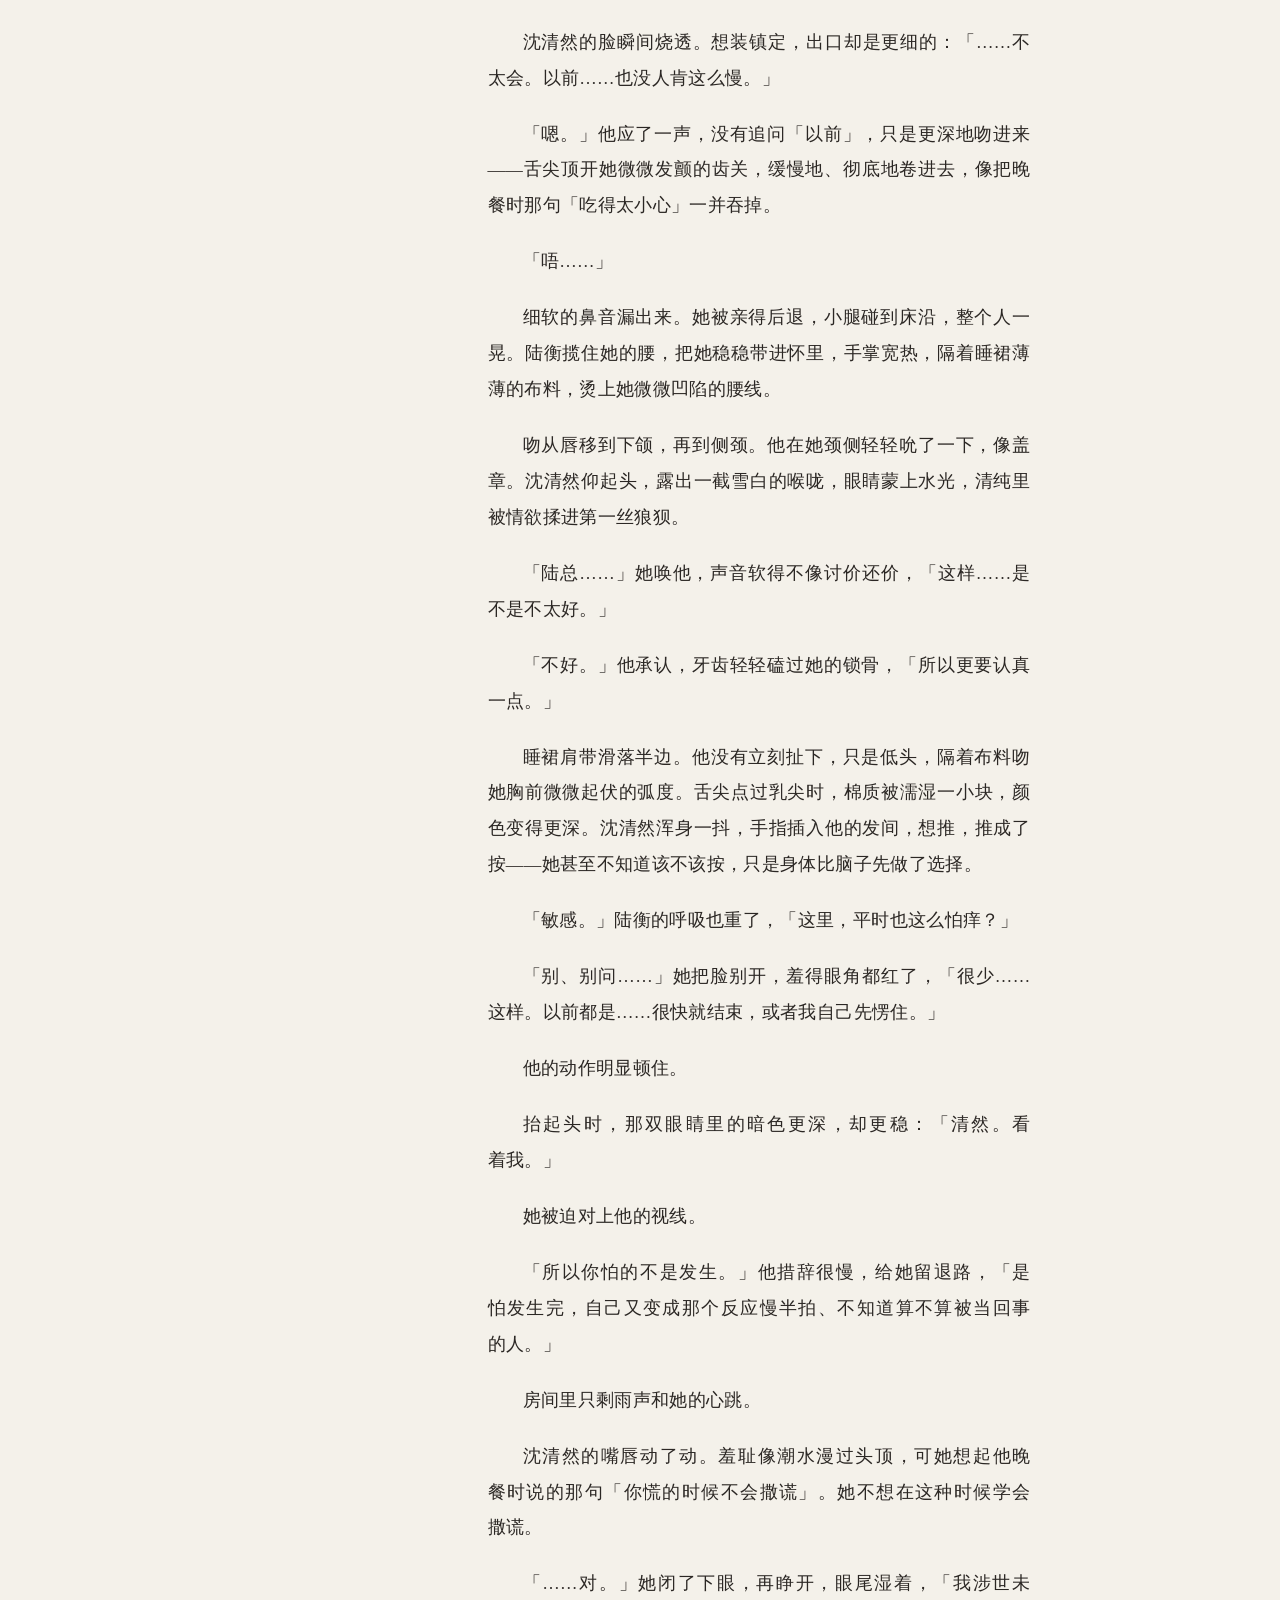
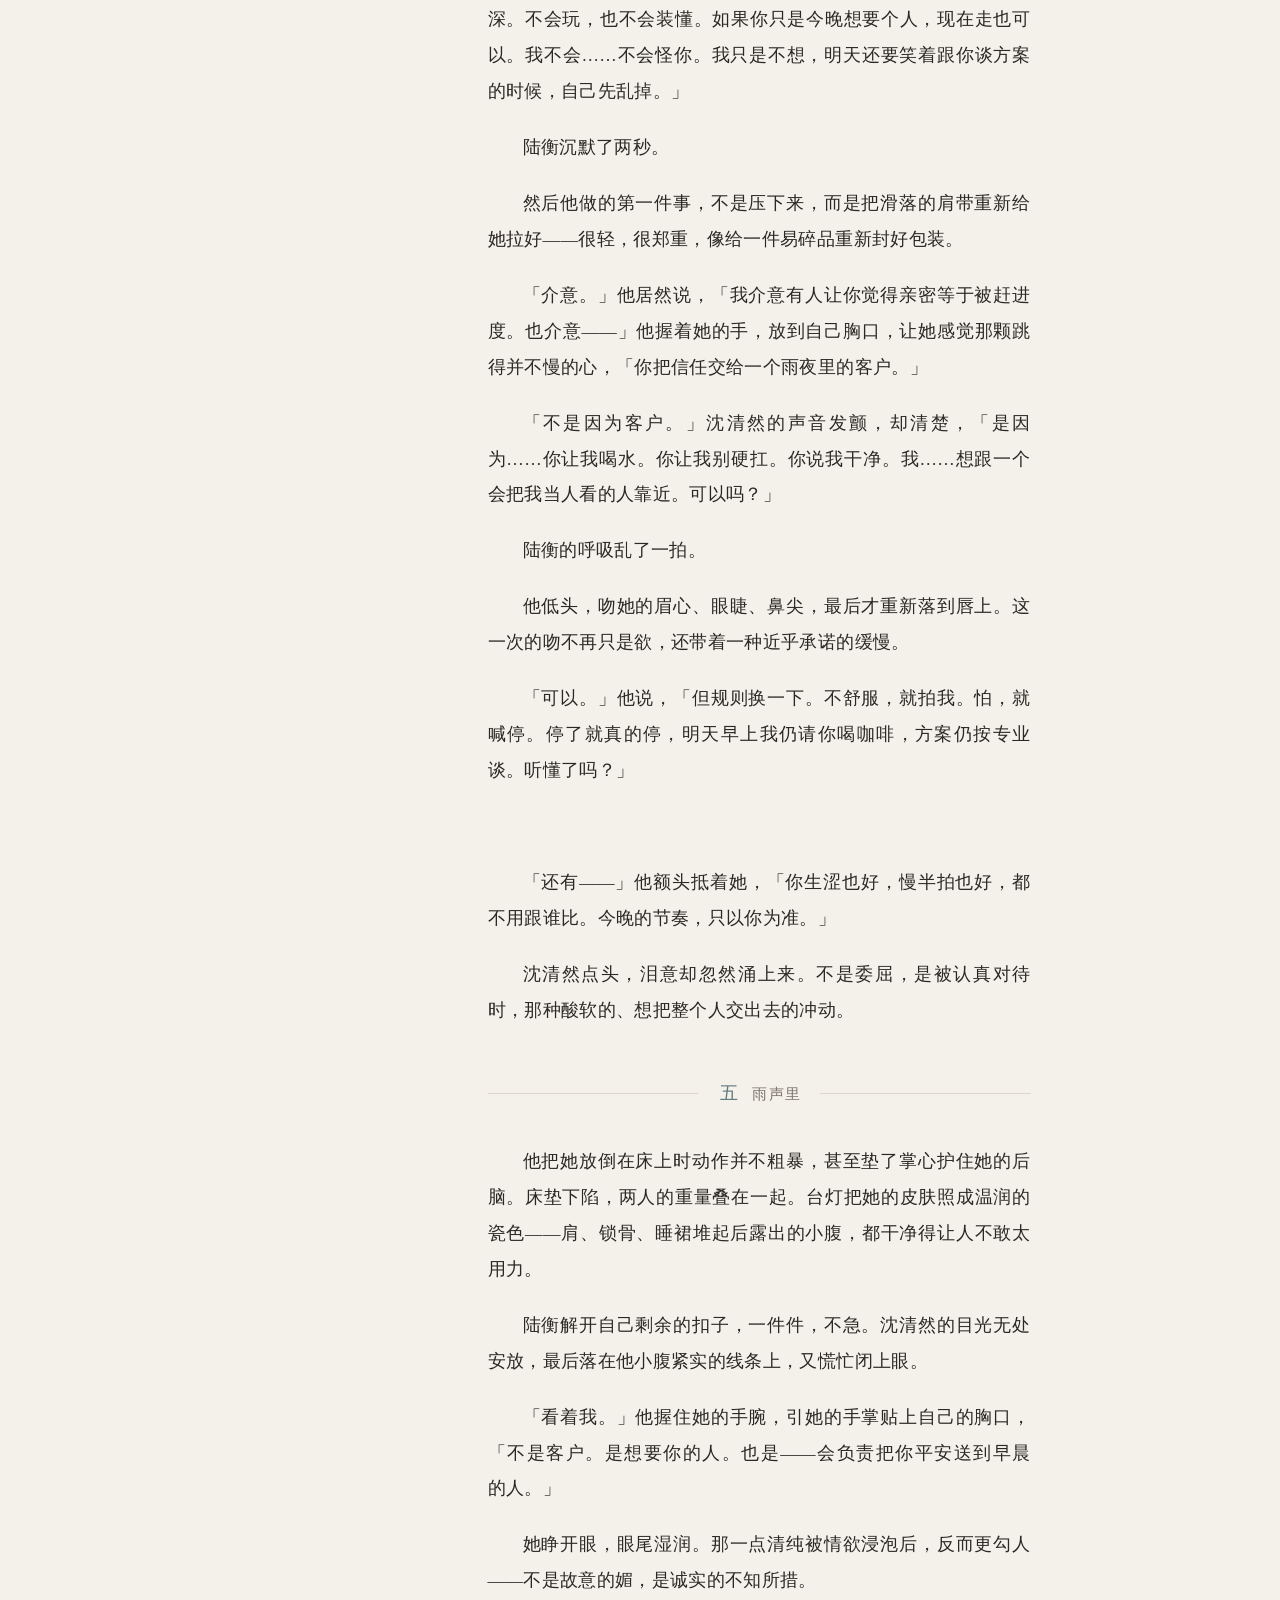
<file: 出差.html>
<!DOCTYPE html>
<html lang="zh-CN" data-toc="off"
      style="--accent:#4a6b70;--accent-lit:#728c8f">
<head>
<meta charset="utf-8">
<meta name="viewport" content="width=device-width,initial-scale=1,viewport-fit=cover">
<meta name="color-scheme" content="light dark">
<meta name="theme-color" content="#4a6b70">
<meta name="description" content="涉世未深的清纯职场新人第一次单独出差，雨夜被难搞客户的认真击中，交付身体也交付心。">
<meta property="og:title" content="出差 · 短篇">
<meta property="og:description" content="涉世未深的清纯职场新人第一次单独出差，雨夜被难搞客户的认真击中，交付身体也交付心。">
<meta property="og:type" content="book">
<link rel="icon" href="[data-uri]">
<title>出差 · 短篇</title>
<script data-book="出差">(function(){
var r=document.documentElement, book=document.currentScript.dataset.book;
try{
  var t=localStorage.getItem('xhw-theme');
  if(!t) t=matchMedia('(prefers-color-scheme: dark)').matches?'night':'day';
  r.dataset.theme=t;
}catch(e){}
try{
  var st=JSON.parse(localStorage.getItem('xhw-pos-'+book)||'{}');
  if(st.scale) r.style.setProperty('--font-scale',st.scale);
  // body 尚未解析时把 path 记到 html，body 标签的 data-path 仍作默认；
  // 真正生效在 READER_JS 的 setPath。这里只避免主题闪烁。
  if(st.path==='mei'||st.path==='dao') r.dataset.pathPref=st.path;
}catch(e){}
if(matchMedia('(min-width:1080px)').matches) r.dataset.toc='on';
})();</script>
<style>
:root{
  --bg:#f4f1ea; --bg-elev:#fbf9f4; --ink:#2b2724; --ink-soft:#6f665e;
  --ink-faint:#a89e94; --rule:#ddd5c8;
  --accent:#8c6f4a; --accent-lit:#8c6f4a;
  --shadow:0 1px 2px rgba(43,39,36,.04),0 8px 24px -12px rgba(43,39,36,.14);
  --shadow-lift:0 2px 4px rgba(43,39,36,.05),0 20px 44px -16px rgba(43,39,36,.22);
  --font-scale:1;
  --ease:cubic-bezier(.4,0,.2,1);
  /* 「Noto Serif SC」必须排在「Source Han Serif SC」之前：两者是同一套字形，
     但 Windows 上思源宋体常只装了 Heavy 单字重，命中它会让正文按 400 声明
     却渲染成 Heavy（实测墨量与 900 完全相同）。Noto Serif SC 是可变字体，
     400 才是正常正文字重。Songti SC 仅 macOS/iOS 有，留作首选无副作用。 */
  --serif:"Songti SC","Noto Serif SC","Source Han Serif SC","Noto Serif CJK SC",
          "Source Han Serif CN","STSong","SimSun",Georgia,"Times New Roman",serif;
  --sans:"PingFang SC","Microsoft YaHei","Hiragino Sans GB","Noto Sans CJK SC",
         -apple-system,"Segoe UI",sans-serif;
}
html[data-theme=night]{
  --bg:#16181a; --bg-elev:#1e2124; --ink:#cfc9c0; --ink-soft:#948d84;
  --ink-faint:#645d55; --rule:#2e3236;
  --accent:var(--accent-lit);
  --shadow:0 1px 2px rgba(0,0,0,.3),0 8px 24px -12px rgba(0,0,0,.6);
  --shadow-lift:0 2px 6px rgba(0,0,0,.36),0 22px 48px -16px rgba(0,0,0,.7);
}
/* 深底浅字会视觉膨胀（halation），中文笔画密更明显。字重已是 400 不宜再降
   （很多中文字体只有单字重，降了也无效），改用极轻的负字距抵消 */
html[data-theme=night] main{letter-spacing:.015em}
*{box-sizing:border-box}
html{scroll-behavior:smooth}
body{
  margin:0; background:var(--bg); color:var(--ink);
  font-family:var(--serif); -webkit-font-smoothing:antialiased;
  /* 中文字体缺字重时别让浏览器合成伪粗体：CJK 笔画密，合成会糊成一团 */
  font-synthesis:none;
  transition:background .4s var(--ease),color .4s var(--ease);
}
::selection{background:color-mix(in srgb,var(--accent) 24%,transparent)}
a{color:inherit}
:focus-visible{outline:2px solid var(--accent);outline-offset:2px;border-radius:2px}

/* 通用入场：加 .rise 的元素初始下沉透明，进入视口时由 JS 挂 .in */
.rise{opacity:0;transform:translateY(18px);
  transition:opacity .7s var(--ease),transform .7s var(--ease)}
.rise.in{opacity:1;transform:none}

.tbtn{border:0;background:none;color:var(--ink-soft);font-family:var(--sans);font-size:13px;
  cursor:pointer;padding:7px 10px;border-radius:6px;line-height:1;
  transition:color .25s var(--ease),background .25s var(--ease)}
.tbtn:hover{color:var(--ink);background:color-mix(in srgb,var(--ink) 7%,transparent)}
.tbtn:active{transform:scale(.94)}

@media (prefers-reduced-motion:reduce){
  *{transition:none!important;animation:none!important;scroll-behavior:auto!important}
  .rise{opacity:1!important;transform:none!important}
}

/* 顶部进度条 */
#bar{position:fixed;top:0;left:0;height:2px;width:0;z-index:60;
  background:linear-gradient(90deg,color-mix(in srgb,var(--accent) 55%,transparent),var(--accent));
  transition:width .12s linear}

/* 工具条 */
#tools{position:fixed;top:0;right:0;left:0;height:46px;z-index:50;display:flex;
  align-items:center;gap:2px;padding:0 12px;
  background:color-mix(in srgb,var(--bg) 86%,transparent);
  backdrop-filter:blur(12px) saturate(1.4);border-bottom:1px solid transparent;
  transition:border-color .4s var(--ease),background .4s var(--ease)}
#tools.lifted{border-bottom-color:var(--rule)}
#tools .now{flex:1;min-width:0;font-family:var(--sans);font-size:12.5px;color:var(--ink-soft);
  white-space:nowrap;overflow:hidden;text-overflow:ellipsis;
  opacity:0;transform:translateY(3px);
  transition:opacity .4s var(--ease),transform .4s var(--ease)}
#tools.lifted .now{opacity:1;transform:none}
#back{font-family:var(--sans);font-size:12.5px;color:var(--ink-soft);text-decoration:none;
  padding:7px 10px;border-radius:6px;white-space:nowrap;
  transition:color .25s var(--ease),background .25s var(--ease)}
#back:hover{color:var(--accent);background:color-mix(in srgb,var(--ink) 7%,transparent)}

/* 侧栏目录 */
#toc{position:fixed;top:0;left:0;bottom:0;width:238px;z-index:55;padding:58px 0 24px;
  background:var(--bg-elev);border-right:1px solid var(--rule);overflow-y:auto;
  transform:translateX(-100%);transition:transform .38s var(--ease)}
#toc.open{transform:none}
#toc h3{margin:0 0 10px;padding:0 22px;font-family:var(--sans);font-size:11px;
  letter-spacing:.22em;color:var(--ink-faint);font-weight:400}
#toc a{display:block;padding:9px 22px;color:var(--ink-soft);text-decoration:none;
  font-family:var(--sans);font-size:13.5px;letter-spacing:.03em;
  border-left:2px solid transparent;
  transition:color .25s var(--ease),border-color .25s var(--ease),
             background .25s var(--ease),padding-left .25s var(--ease)}
#toc a:hover{color:var(--ink);padding-left:26px}
#toc a.on{color:var(--accent);border-left-color:var(--accent);
  background:color-mix(in srgb,var(--accent) 8%,transparent)}
#toc a i{font-style:normal;color:var(--ink-faint);font-size:11.5px;margin-right:8px;
  font-variant-numeric:tabular-nums}
#toc a.on i{color:var(--accent)}
/* 带小标题的分节符生成的二级目录项：单章多分节（如出差）时给出导航 */
#toc a.sub-toc{padding:6px 22px 6px 40px;font-size:12px;color:var(--ink-faint)}
#toc a.sub-toc:hover{padding-left:44px}
/* 分卷书的卷标题：只在 章节/卷X/ 结构下出现 */
.toc-vol{margin:18px 0 6px;padding:0 22px;font-family:var(--sans);font-size:10.5px;
  letter-spacing:.2em;color:var(--ink-faint);opacity:.75}
.toc-vol:first-child{margin-top:0}
/* 抽屉打开时条目阶梯淡入 */
#toc.open a{animation:tocIn .42s var(--ease) both;animation-delay:var(--d)}
@keyframes tocIn{from{opacity:0;transform:translateX(-10px)}to{opacity:1;transform:none}}
#scrim{position:fixed;inset:0;z-index:54;background:rgba(0,0,0,.34);opacity:0;
  pointer-events:none;transition:opacity .38s var(--ease);
  -webkit-backdrop-filter:blur(2px);backdrop-filter:blur(2px)}
#scrim.on{opacity:1;pointer-events:auto}

/* 封面 */
#cover{min-height:100svh;display:flex;flex-direction:column;align-items:center;
  justify-content:center;text-align:center;padding:60px 24px;
  transition:padding-left .38s var(--ease)}
#cover>*{will-change:transform,opacity}
#cover .rule{width:1px;height:56px;
  background:linear-gradient(var(--rule),color-mix(in srgb,var(--accent) 40%,transparent));
  animation:dropIn .9s var(--ease) both}
#cover h1{margin:26px 0 0;font-size:clamp(52px,15vw,86px);font-weight:400;
  letter-spacing:.3em;text-indent:.3em;line-height:1.15;
  animation:titleIn 1.1s var(--ease) .1s both}
#cover .sub{margin-top:16px;font-family:var(--sans);font-size:12px;letter-spacing:.42em;
  text-indent:.42em;color:var(--ink-faint);animation:fadeUp .9s var(--ease) .34s both}
#cover .epi{margin-top:46px;font-size:15px;line-height:2.1;color:var(--ink-soft);
  letter-spacing:.06em;animation:fadeUp .9s var(--ease) .5s both}
#cover .meta{margin-top:52px;font-family:var(--sans);font-size:11.5px;letter-spacing:.16em;
  color:var(--ink-faint);animation:fadeUp .9s var(--ease) .64s both}
#cover .go{margin-top:34px;display:inline-flex;align-items:center;gap:9px;
  font-family:var(--sans);font-size:12.5px;letter-spacing:.2em;color:var(--ink-soft);
  text-decoration:none;padding:12px 28px;border:1px solid var(--rule);border-radius:2px;
  animation:fadeUp .9s var(--ease) .78s both;
  transition:color .3s var(--ease),border-color .3s var(--ease),gap .3s var(--ease)}
#cover .go:hover{color:var(--accent);border-color:var(--accent);gap:14px}
#cover .go span{transition:transform .3s var(--ease)}
#cover .go:hover span{transform:translateX(2px)}
@keyframes titleIn{from{opacity:0;transform:translateY(20px);letter-spacing:.52em}
  to{opacity:1;transform:none}}
@keyframes fadeUp{from{opacity:0;transform:translateY(14px)}to{opacity:1;transform:none}}
@keyframes dropIn{from{opacity:0;transform:scaleY(0);transform-origin:top}
  to{opacity:1;transform:none}}

/* 正文 */
main{max-width:34em;margin:0 auto;padding:0 26px 30vh;
  font-size:calc(17.5px * var(--font-scale));line-height:2.05;letter-spacing:.02em;
  /* 避头尾：不让逗号句号右括号落在行首。中文长文必需，浏览器默认的 auto 较宽松 */
  line-break:strict;word-break:normal;overflow-wrap:break-word}
.chapter{padding-top:14vh}
.ch-head{margin-bottom:9vh;text-align:center}
.ch-num{font-family:var(--sans);font-size:11.5px;letter-spacing:.34em;text-indent:.34em;
  color:var(--accent);opacity:.85}
.ch-title{margin:14px 0 0;font-size:1.5em;font-weight:400;letter-spacing:.12em;
  text-indent:.12em}
.ch-line{width:26px;height:1px;background:var(--rule);margin:26px auto 0;
  transform:scaleX(0);transition:transform .8s var(--ease) .2s}
.ch-head.in .ch-line{transform:none}
/* hanging-punctuation 目前基本只有 Safari 生效，text-wrap:pretty 主要 Chromium 生效；
   两者都是渐进增强，不支持的浏览器忽略即可，无副作用 */
.p{margin:0 0 1.15em;text-indent:2em;text-align:justify;hanging-punctuation:allow-end;
  text-wrap:pretty}
strong{font-weight:600;color:var(--ink)}
em{font-style:italic;color:var(--ink-soft)}

/* 分节符 */
.sec-mark{display:flex;align-items:center;gap:18px;margin:3.2em 0 2.4em;color:var(--accent)}
.sec-mark::before,.sec-mark::after{content:"";flex:1;height:1px;background:var(--rule);
  transform:scaleX(0);transition:transform .9s var(--ease)}
.sec-mark::before{transform-origin:right}
.sec-mark::after{transform-origin:left}
.sec-mark.in::before,.sec-mark.in::after{transform:none}
.sec-mark b{font-weight:400;font-size:1em;line-height:1;letter-spacing:.2em;
  text-indent:.2em;opacity:.9;white-space:nowrap}
.sec-mark b em{font-style:normal;color:var(--ink-soft);font-size:.86em;
  letter-spacing:.1em;margin-left:.7em}
/* 章首第一个分节符紧贴标题，省掉横线（隐藏后需自行居中） */
.ch-head + .sec-mark{margin-top:0;justify-content:center}
.ch-head + .sec-mark::before,.ch-head + .sec-mark::after{display:none}

/* 手机消息 */
.msg{margin:1.9em 0;padding:14px 18px;border-radius:3px 12px 12px 12px;
  background:var(--bg-elev);border:1px solid var(--rule);
  border-left:2px solid color-mix(in srgb,var(--accent) 60%,transparent);
  box-shadow:var(--shadow)}
.msg p{margin:0 0 .5em;font-family:var(--sans);font-size:.88em;line-height:1.85;
  color:var(--ink-soft);text-indent:0}
.msg p:last-child{margin-bottom:0}

.end-mark{margin:4em 0 0;text-align:center;font-family:var(--sans);font-size:.8em;
  letter-spacing:.22em;color:var(--ink-faint);text-indent:0}
.ch-end{width:34px;height:1px;background:var(--rule);margin:4.5em auto 0}

.ch-nav{max-width:34em;margin:2.4em auto 0;padding:0 26px;display:flex;
  justify-content:space-between;gap:16px;font-family:var(--sans);font-size:12.5px;
  letter-spacing:.05em;color:var(--ink-faint)}
.ch-nav a{color:var(--ink-soft);text-decoration:none;transition:color .25s var(--ease)}
.ch-nav a:hover{color:var(--accent)}

/* 顶峰双线：非当前线的章节隐藏；目录分叉与选线卡 */
.chapter[data-branch]{display:none}
body[data-path=mei] .chapter[data-branch=mei],
body[data-path=dao] .chapter[data-branch=dao]{display:block}
#toc a[data-branch]{display:none}
body[data-path=mei] #toc a[data-branch=mei],
body[data-path=dao] #toc a[data-branch=dao]{display:block}
.toc-fork{margin:18px 0 6px;padding:0 22px;font-family:var(--sans);font-size:10.5px;
  letter-spacing:.2em;color:var(--ink-faint);opacity:.85}
.toc-fork:first-child{margin-top:0}
#toc a .br{display:inline-block;margin-left:6px;padding:1px 6px;border-radius:999px;
  font-size:10px;letter-spacing:.08em;border:1px solid var(--rule);color:var(--ink-faint);
  vertical-align:1px}
#toc a.on .br{border-color:color-mix(in srgb,var(--accent) 45%,transparent);color:var(--accent)}
.ch-num .br{display:inline-block;margin-left:.55em;padding:2px 8px;border-radius:999px;
  font-size:10px;letter-spacing:.12em;text-indent:0;border:1px solid
  color-mix(in srgb,var(--accent) 40%,transparent);opacity:.95}
.path-pick{max-width:34em;margin:8vh auto 2vh;padding:28px 26px 30px;
  background:var(--bg-elev);border:1px solid var(--rule);border-radius:4px;
  box-shadow:var(--shadow);font-family:var(--sans)}
.path-pick .kicker{margin:0 0 10px;font-size:11px;letter-spacing:.28em;color:var(--accent);
  text-indent:.28em}
.path-pick .desc{margin:0 0 22px;font-size:13.5px;line-height:1.75;color:var(--ink-soft);
  letter-spacing:.04em}
.path-pick .btns{display:flex;flex-direction:column;gap:12px}
@media (min-width:560px){
  .path-pick .btns{flex-direction:row}
  .path-pick .btns .path-btn{flex:1}
}
.path-btn{display:flex;flex-direction:column;align-items:flex-start;gap:6px;
  padding:16px 18px;border:1px solid var(--rule);border-radius:3px;background:var(--bg);
  color:var(--ink);cursor:pointer;text-align:left;font-family:var(--sans);
  transition:border-color .25s var(--ease),box-shadow .25s var(--ease),transform .2s var(--ease)}
.path-btn:hover{border-color:color-mix(in srgb,var(--accent) 55%,var(--rule));
  box-shadow:var(--shadow)}
.path-btn:active{transform:scale(.99)}
.path-btn b{font-weight:500;font-size:15px;letter-spacing:.14em}
.path-btn span{font-size:12.5px;color:var(--ink-soft);letter-spacing:.04em;line-height:1.55}
body[data-path=mei] .path-btn[data-path=mei],
body[data-path=dao] .path-btn[data-path=dao]{
  border-color:color-mix(in srgb,var(--accent) 55%,var(--rule));
  background:color-mix(in srgb,var(--accent) 8%,var(--bg))}
.path-switch{position:fixed;right:14px;bottom:72px;z-index:40;display:none;
  font-family:var(--sans);font-size:12px;letter-spacing:.08em;padding:8px 12px;
  border-radius:999px;border:1px solid var(--rule);background:var(--bg-elev);
  color:var(--ink-soft);cursor:pointer;box-shadow:var(--shadow)}
body.has-fork .path-switch{display:inline-flex;align-items:center;gap:6px}
.path-switch:hover{color:var(--accent);border-color:color-mix(in srgb,var(--accent) 40%,var(--rule))}
.ch-nav a:last-child{text-align:right}

footer{max-width:34em;margin:0 auto;padding:16vh 26px 12vh;text-align:center;
  font-family:var(--sans);font-size:11.5px;letter-spacing:.2em;color:var(--ink-faint);
  line-height:2.4}
footer a{color:var(--ink-soft);text-decoration:none;transition:color .25s var(--ease)}
footer a:hover{color:var(--accent)}

/* 回顶 */
#top{position:fixed;right:20px;bottom:24px;z-index:40;width:38px;height:38px;
  border-radius:50%;background:var(--bg-elev);color:var(--ink-soft);
  border:1px solid var(--rule);cursor:pointer;font-size:14px;box-shadow:var(--shadow);
  opacity:0;transform:translateY(8px) scale(.9);pointer-events:none;
  transition:opacity .35s var(--ease),transform .35s var(--ease),color .25s var(--ease)}
#top.on{opacity:1;transform:none;pointer-events:auto}
#top:hover{color:var(--accent);transform:translateY(-2px)}

@media (min-width:1080px){
  #toc{transform:none;background:transparent;border-right:0}
  #toc.hidden{transform:translateX(-100%)}
  #scrim{display:none}
  /* 侧栏常驻时整页让开：用 body 内缩而非 main 的 padding，
     因为 main 是 border-box，加内边距会压缩字栏宽度 */
  html[data-toc=on] body{padding-left:238px}
  html[data-toc=on] #tools{left:238px}
}
@media (max-width:600px){
  main{font-size:calc(17px * var(--font-scale));line-height:1.98;padding:0 20px 30vh}
  .chapter{padding-top:9vh}
  .ch-head{margin-bottom:6.5vh}
  #cover h1{letter-spacing:.22em;text-indent:.22em}
  #toc{width:76vw;padding-top:66px}
  #top{right:14px;bottom:18px}
  .ch-nav{padding:0 20px;font-size:12px}
}
@media print{
  #tools,#toc,#scrim,#bar,#top,#cover .go,#back,.ch-nav{display:none}
  body{background:#fff;color:#000;padding-left:0!important}
  /* 首章紧跟封面，不需要再分页——否则会多出一张空白页 */
  .chapter{page-break-before:always;padding-top:0}
  .chapter:first-of-type{page-break-before:avoid}
  .rise{opacity:1!important;transform:none!important}
}
</style>
</head>
<body class="" data-book="出差" data-path="mei">
<div id="bar"></div>

<nav id="tools">
  <a id="back" href="index.html">← 书架</a>
  <button class="tbtn" id="menu" aria-label="目录">目录</button>
  <span class="now" id="now"></span>
  <button class="tbtn" id="font" aria-label="调整字号">字号</button>
  <button class="tbtn" id="theme" aria-label="切换日间夜间">夜间</button>
</nav>

<div id="scrim"></div>
<aside id="toc" aria-label="章节目录">
  <h3>目 录</h3>
    <a href="#ch-1" data-ch="ch-1" style="--d:0ms"><i>01</i>雨夜</a>
    <a href="#ch-1-sec1" class="sub-toc">落地</a>
    <a href="#ch-1-sec2" class="sub-toc">大堂</a>
    <a href="#ch-1-sec3" class="sub-toc">晚餐</a>
    <a href="#ch-1-sec4" class="sub-toc">夜访</a>
    <a href="#ch-1-sec5" class="sub-toc">雨声里</a>
    <a href="#ch-1-sec6" class="sub-toc">水声</a>
    <a href="#ch-1-sec7" class="sub-toc">第二次</a>
    <a href="#ch-1-sec8" class="sub-toc">清晨</a>
</aside>

<header id="cover">
  <div class="rule"></div>
  <h1>出差</h1>
  <div class="sub">短篇</div>
  <p class="epi">那一夜的雨，<br>下得比谁都耐心。</p>
  <div class="meta">全 1 章 · 约 1.2 万字</div>
  <a class="go" href="#ch-1">开始阅读 <span>→</span></a>
</header>

<main>
<section class="chapter" id="ch-1" data-num="1" data-title="雨夜" data-anchor="ch-1" data-volume="">
  <header class="ch-head">
    <div class="ch-num">第 1 章</div>
    <h2 class="ch-title">雨夜</h2>
    <div class="ch-line"></div>
  </header>
  <div class="sec-mark" id="ch-1-sec1"><b>一<em>落地</em></b></div>
  <p class="p">沈清然把工牌从领口摘下来的时候，手指尖还带着一点凉。</p>
  <p class="p">落地之后天就阴了。H 市的风比她想象中湿，像有人把一整块海绵按在了空气里。她拖着那只浅米色的登机箱，跟着指示牌往出口走，箱轮在地面上滚出细细的声响，和周围匆忙的脚步叠在一起。</p>
  <p class="p">这是她第一次单独出差。</p>
  <p class="p">也几乎是她二十四年人生里，第一次把「工作」和「过夜的陌生城市」绑在一起——没有同事同行，没有室友在隔壁，只有一份方案、一间预约好的标间，以及一个在视频会议里总把她话堵回去的男人。</p>
  <p class="p">早上出发前，组长在微信里叮嘱了三遍：「陆总那边很难搞，你态度放软一点，资料带全，别让人觉得我们不专业。」她回了好几个「好的」，把文件夹又检查了一遍，连备用的签字笔都多塞了两支。</p>
  <p class="p rise">临出门，室友还趴在床上调侃：「清然，你可别被甲方吃了。你这人涉世未深，别人递根烟都要愣三秒，出去更要长眼睛。」</p>
  <p class="p rise">她当时只是把脸埋进围巾里，含糊地「嗯」了一声。</p>
  <p class="p rise">涉世未深——她自己也承认。</p>
  <p class="p rise">不是没碰到过喜欢的人，是总慢半拍。大学时有过一段很短的暧昧，对方说「我们试试」，她认真地点头，结果连「试」的规则都没搞懂：对方已在跟别人吃饭，她还在想要不要把笔记整理得更工整再发过去。后来不了了之，她甚至是最后一个知道的。入职后部门聚餐，有人借着酒意靠得太近，她会安静地挪开半步，第二天照常叫「哥」——不是高冷，是真分不清那算不算越界，又怕自己反应过度显得矫情。</p>
  <p class="p rise">身体上的事，她并非一无所知，只是很少、很浅，更谈不上被好好对待。偶尔的亲密像隔着一层毛玻璃：知道步骤，却总在半途因为害羞或对方的不耐烦而停住。室友聊起那些绘声绘色的细节时，她听得耳尖发热，心里却常飘过同一个念头——原来还可以是那样的。</p>
  <p class="p rise">可她从没有遇见一个，肯把节奏放到她能跟上的人。</p>
  <p class="p rise">可真正站在这座陌生城市里，她还是觉得胸口轻轻发紧。</p>
  <p class="p rise">手机震了一下。</p>
  <blockquote class="msg rise"><p>陆衡：沈小姐，我已到酒店大堂。不急，你按自己的节奏。</p></blockquote>
  <p class="p rise">短短两句，没有多余的寒暄。沈清然盯着那个名字看了两秒，耳根不知为何热了一下。她见过陆衡——视频会议里，男人总是坐得笔直，白衬衫扣到最上面一颗，说话慢，却总能把她准备好的话堵回去。同事私下说他「难搞」，她倒觉得，更像是一种被好好看着的、逃不开的专注。</p>
  <p class="p rise">有一次线上汇报，她念数据念到后半段声音发干，陆衡忽然说：「停。喝口水，再继续。我不急。」那一秒她端着杯子的手都稳了——原来「难搞」的人，也会给人留白。</p>
  <p class="p rise">她把手机按亮，打字时指尖微微发颤：</p>
  <blockquote class="msg rise"><p>沈清然：陆总好，我刚出机场，大概四十分钟到。给您添麻烦了。</p></blockquote>
  <p class="p rise">发出去后，她才发觉自己用了「添麻烦」——明明是工作，却像在道歉。她咬了咬下唇，把手机塞回包里，深吸一口气，往出租车站走去。</p>
  <p class="p rise">车窗外的霓虹被雨丝拉成淡色的光带。司机开着收音机，低声放着一首她叫不出名的老歌。沈清然侧脸贴着微凉的玻璃，看见自己的倒影：齐肩发被发夹松松别着，领口的白衬衫被安全带压出一道浅痕，眼睛里还残留着飞机上没睡够的疲惫，却仍干净得像一页刚拆封的纸。</p>
  <p class="p rise">她并不知道，四十分钟后，在那间灯火通明的酒店大堂里，会有一双更深的眼睛，把这页纸慢慢掀开。</p>
  <p class="p rise">雨越下越大。</p>
  <div class="sec-mark" id="ch-1-sec2"><b>二<em>大堂</em></b></div>
  <p class="p rise">酒店旋转门一开，暖风带着淡淡的木质香扑面而来。沈清然把湿了边的行李箱立好，下意识抬手理了理被风吹乱的碎发。大堂水晶灯亮得过分，把大理石地面照得像一面浅浅的湖。</p>
  <p class="p rise">她几乎是立刻就看见了他。</p>
  <p class="p rise">陆衡站在接待台侧面，深灰色大衣搭在臂弯，里面仍是那件扣到最上面的白衬衫。比视频里更高，肩线更沉。他并没有看手机，只是微微侧头，像是早就估准了她会从哪个方向进来。</p>
  <p class="p rise">四目相对的那一瞬，沈清然的脚步顿了一下。</p>
  <p class="p rise">「沈小姐。」他先开口，声音比线上更低，也更近，「一路顺利？」</p>
  <p class="p rise">「陆、陆总好。」她听见自己的声音轻轻的，像怕惊扰什么，「顺利……就是雨有点大。」</p>
  <p class="p rise">陆衡的目光在她微红的鼻尖、湿润的睫毛上极短暂地停了一停，随即礼貌地收回，伸手接过她的登机箱拉杆。动作自然，却不容推拒。</p>
  <p class="p rise">「我帮你。」他说，「先去前台拿房卡。今晚不谈公事，你飞了两小时，先吃饭。」</p>
  <p class="p rise">「可是方案我带来了——」</p>
  <p class="p rise">「明天上午。」他语气不重，却把话钉死，「今晚，你只需要把晚饭吃完。」</p>
  <p class="p rise">沈清然咬了咬下唇，点头。她跟在他身侧，闻到那股极淡的雪松味，混在大堂中央空调的暖风里，让人莫名心口发软。</p>
  <p class="p rise">开房时出了点小波折。前台小姐核对身份证，抬头笑道：「沈女士是第一次来我们酒店吗？看起来好年轻。」</p>
  <p class="p rise">「嗯……出差。」她小声答，把工牌下意识往包里塞了塞，像生怕「看起来年轻」四个字会让人把她看轻。</p>
  <p class="p rise">两张房卡并排放在托盘上——1608，1610，仅隔一道墙。</p>
  <p class="p rise">陆衡把 1608 推到她手边：「你的。需要什么打内线。包括——」他顿了顿，像把一句更随意的话咽回去，换成正式的收尾，「包括打印、延长会议室，都可以找我。」</p>
  <p class="p rise">「谢谢陆总。」</p>
  <p class="p rise">电梯上行时，箱体轻微震动。她站在角落，盯着跳动的楼层数字，余光却总擦到他袖口露出的一截手腕，骨节分明，表带是简单的黑色。两人之间隔着半步，说近不近，说远——呼吸已经能隐约听见。</p>
  <p class="p rise">「紧张？」陆衡忽然问。</p>
  <p class="p rise">她一愣，下意识摇头，又诚实地小声补了一句：「……有一点。第一次单独见客户。」</p>
  <p class="p rise">「我不是什么洪水猛兽。」他低声笑了一下，很短，「而且你比线上看起来……更像你自己。」</p>
  <p class="p rise">沈清然没听懂后半句的意思，只觉得耳朵又热了。电梯叮地一声开，她几乎是逃也似的先迈了出去。</p>
  <p class="p rise">把箱子推进 1608 时，她多看了一眼门卡套上的楼层示意：1610 就在左侧。一墙之隔四个字在心里一闪，她赶紧把门关上，像把什么不该有的念头也关在了外面。</p>
  <div class="sec-mark" id="ch-1-sec3"><b>三<em>晚餐</em></b></div>
  <p class="p rise">晚餐定在酒店三楼的西餐厅。落地窗外雨线密集，室内灯光偏暖，把一切棱角都揉软了。</p>
  <p class="p rise">陆衡点菜时问她忌口，她说「都可以」，声音小得像怕给人添麻烦。他便没再追问，只替她要了清淡的奶油蘑菇汤和一份煎鱼，自己则是牛排。红酒来了，他给她倒了半杯。</p>
  <p class="p rise">「不用勉强。」他把杯柄转向她，「润嗓就行。你不像会喝酒的人。」</p>
  <p class="p rise">「……很明显吗？」</p>
  <p class="p rise">「明显。」他切牛排的动作很稳，「视频里你端水杯的方式，比端酒杯熟练。」</p>
  <p class="p rise">沈清然被说中，低头抿了一小口。酒意并不冲，只在舌尖留下浅浅的涩，让心跳更清楚了一点。</p>
  <p class="p rise">汤很暖，鱼肉嫩，可她吃得心不在焉——对面那人并不一直盯着她，可每当她抬头，总能撞上他平静而专注的视线，像在读一份还没写完的报告。</p>
  <p class="p rise">「沈小姐入职多久了？」</p>
  <p class="p rise">「一年半。」</p>
  <p class="p rise">「单独跟项目，组长放心？」</p>
  <p class="p rise">「……不放心。」她老实答，随即意识到失言，连忙补，「我是说，组长很细心，资料都帮我核对过。这次原本该她来的，家里临时有事，才让我顶上。」</p>
  <p class="p rise">「顶上」两个字让她自己都顿了顿。陆衡听在耳里，却只是点头：「那她选人有眼光。你上次会上被我打断三次，第四次还能把逻辑补完整——这种人，少见。」</p>
  <p class="p rise">沈清然的筷子尖在盘边点了一下：「那时……我还以为您在刁难。」</p>
  <p class="p rise">「刁难是浪费时间。」陆衡说，「我只是想看，你慌的时候会不会撒谎。你没有。数据错了就认，口径不圆就重说。很干净。」</p>
  <p class="p rise">「干净」落在桌上，比「好看」更让她不知所措。</p>
  <p class="p rise">他似乎也觉出用词越了界，轻咳一声，把话题扳回安全区：「明天九点，会议室 B2。对方还有两位技术，你激进版方案里的排期，他们会抠。」</p>
  <p class="p rise">「我准备了应答表。」她立刻切换回工作模式，连背脊都挺直了些，「最容易被问的六个点，我都写了备选口径。」</p>
  <p class="p rise">「拿来我看看——不，」他改口，「今晚不看。你飞了两小时，再加班，明天嗓子会哑。哑了，气势先输一半。」</p>
  <p class="p rise">沈清然忍不住弯了下眼睛。梨涡很浅，一闪就收。</p>
  <p class="p rise">陆衡的刀叉停了半秒。</p>
  <p class="p rise">餐后甜点是一份提拉米苏。他用勺子切下一角，推到她面前：「尝尝。这里的可可粉不苦。」</p>
  <p class="p rise">她本想拒绝，却被那双眼睛看得推不出去，只好小口送进嘴里。甜意在舌尖化开的瞬间，她轻轻嗯了一声。</p>
  <p class="p rise">「喜欢？」</p>
  <p class="p rise">「喜欢。」她答完才觉出亲昵，连忙改口，「挺……挺好吃的。」</p>
  <p class="p rise">陆衡看着她，目光暗了一暗，像有什么东西被妥善地按回了深处。他拿餐巾擦了擦手指，又补了一句几乎像闲聊的话：「你吃饭也小心。像生怕多占人一点好。」</p>
  <p class="p rise">「习惯了。」她小声说，「家里排行最小，什么都要让着。」</p>
  <p class="p rise">「那今晚不用让。」他说，「这顿我请。不是施舍，是东道主的礼貌。」</p>
  <p class="p rise">结账时他没让她抢，刷卡动作干脆。回电梯的路上，走廊地毯吸走了所有脚步声，只剩下两人并排的沉默——不是尴尬，更像一层慢慢收紧的薄膜。</p>
  <p class="p rise">到了 16 楼，灯带把墙面照成浅金色。</p>
  <p class="p rise">「到了。」陆衡在 1608 门前停下，「进去先洗个热水澡。雨湿了衣服，别着凉。有任何事——打印、充电、甚至睡不着——发消息。别自己硬扛。」</p>
  <p class="p rise">「陆总也是……」她抬头，话到嘴边散了。</p>
  <p class="p rise">门牌号码旁的感应灯亮着。他离她很近，近到她能看清他下颌的阴影，以及衬衫领口那颗一丝不苟的扣子。不知是不是走廊暖气太足，她忽然觉得呼吸有些浅。</p>
  <p class="p rise">陆衡伸出手。</p>
  <p class="p rise">不是碰她——只是极轻地，用指背拂去她肩上一点不知何时沾上的、几乎看不见的水渍。动作克制，却像电流从肩窝一路窜进脊背。</p>
  <p class="p rise">「进门。」他声音更低了些，「晚安，沈小姐。」</p>
  <p class="p rise">「晚、晚安。」</p>
  <p class="p rise">房卡拍上感应区，绿灯亮起。沈清然侧身进门。门即将合上时，她忍不住又看了一眼——</p>
  <p class="p rise">陆衡仍站在原地。</p>
  <p class="p rise">他没有立刻走开，只是看着她，像看着一场被雨困住的、还没开始的故事。直到门咔哒锁上，那道视线才被隔在外面。</p>
  <p class="p rise">沈清然背靠房门，慢慢滑坐下去，手按在胸口。白衬衫领口被她捏得微微发皱，锁骨下的皮肤烫得不像话。</p>
  <p class="p rise">隔壁，隐约传来 1610 开门又关上的声音。</p>
  <p class="p rise">一墙之隔。</p>
  <p class="p rise">手机又震了一下。</p>
  <blockquote class="msg rise"><p>陆衡：房里温度可以调。有事发消息。</p><p>陆衡：以及——提拉米苏，可以再点一份送到房间。你刚才那口，吃得太小心了。</p></blockquote>
  <p class="p rise">沈清然盯着最后一句，把屏幕按暗，又按亮，耳朵红了整整一路，红到浴室的灯打开为止。</p>
  <p class="p rise">热水淋下来的时候，她才发觉，自己在笑——很轻，很羞，像做了什么不该被人知道的梦。</p>
  <p class="p rise">而梦，显然还没有结束。</p>
  <div class="sec-mark" id="ch-1-sec4"><b>四<em>夜访</em></b></div>
  <p class="p rise">十一点四十。</p>
  <p class="p rise">沈清然换上带过来的浅粉睡裙，发梢还滴着水，坐在床沿把方案又翻了一遍。字在眼前过，意思却进不去。隔壁偶尔传来极轻的动静——水杯搁下，脚步走过，然后是长久的安静。</p>
  <p class="p rise">她把手机电量看了三次：27%。充电线……她翻遍化妆包和电脑包，才想起来，那根线被她落在公司抽屉里了。</p>
  <p class="p rise">几乎是本能地，她打开了和陆衡的对话框。打了半行「陆总，不好意思，请问您有没有」，又全删掉。再打：「我充电线忘带了，不知您方便——」</p>
  <p class="p rise">发送键按下去的瞬间，她后悔了。</p>
  <p class="p rise">不是后悔麻烦他，是后悔——自己其实有别的办法：可以打给前台，可以下楼去买。可她选了最危险的那一种：让他来到门前。</p>
  <p class="p rise">回复快得不像刚准备睡的人。</p>
  <blockquote class="msg rise"><p>陆衡：有。我送过去。</p></blockquote>
  <p class="p rise">不到两分钟，门外两声不重不轻的叩击。</p>
  <p class="p rise">沈清然深吸一口气，把门开了一条缝。陆衡仍穿着白衬衫，袖口却卷到小臂，领口那颗最上面的扣子解开了，露出一点锁骨的阴影。他手里只有一根原装线，没有多余的东西。</p>
  <p class="p rise">「谢谢……」她伸手去接。</p>
  <p class="p rise">指尖相触。</p>
  <p class="p rise">那一点温热让她怔住。陆衡也没有立刻松手，只是低头看着她湿润的发、睡裙细细的肩带，以及因为紧张而微微发白的指节。</p>
  <p class="p rise">「进风。」他声线很低，「我放进去就走。」</p>
  <p class="p rise">沈清然侧身。门在身后合上时，发出很轻的一声。房间里只开着床头灯，光圈暖黄，把两人的影子叠在地毯上。</p>
  <p class="p rise">充电线被放到书桌边缘。他却没有马上离开，目光落在摊开的方案上：「还在看？」</p>
  <p class="p rise">「睡不着。」她老实地答，随即觉得这四个字太过坦白，耳根又红了，「可能是……换地方。」</p>
  <p class="p rise">「也是雨。」陆衡说，「雨夜容易想不该想的事。」</p>
  <p class="p rise">沈清然抬眼。</p>
  <p class="p rise">那双眼睛比餐厅时更深。没有侵略的急躁，却有一种被耐心煮开的、绕不开的热。她想说「陆总我没有」，话却在喉咙里化开。空气里全是他身上未散的雪松味，混着她沐浴露残留的乳香，贴得太近。</p>
  <p class="p rise">「沈清然。」他第一次叫她的全名，咬字很慢，「如果我现在走，明天我们还是甲方乙方。你点头，我立刻出去。」</p>
  <p class="p rise">她的呼吸乱了。</p>
  <p class="p rise">理智在喊：出差、客户、合同、组长的叮嘱。可身体更诚实——膝弯发软，指尖发麻，胸口那一点被他拂过肩的记忆，此刻烧成一整片。</p>
  <p class="p rise">她没有点头。</p>
  <p class="p rise">也没有说话。</p>
  <p class="p rise">只是极其轻微地，摇了摇头。</p>
  <p class="p rise">陆衡的喉结滚动了一下。他抬手，掌心贴上她的侧脸，拇指擦过她发热的耳垂，像在确认一件易碎的东西是否真实。</p>
  <p class="p rise">「那就别怕。」他俯身，额头抵住她的额头，「怕的话，咬我。」</p>
  <p class="p rise">吻落下时，沈清然的睫毛剧烈地颤。</p>
  <p class="p rise">起初只是唇瓣相贴，干燥、克制，带着试探。她换气乱了半拍，牙齿轻轻磕到他，窘得想退。陆衡低笑一声，笑意震动传到她唇上，随即放慢，侧一点头，让她跟上。</p>
  <p class="p rise">「生疏。」他问得很轻，不像嘲弄，像确认路况，「很久没这样？」</p>
  <p class="p rise">沈清然的脸瞬间烧透。想装镇定，出口却是更细的：「……不太会。以前……也没人肯这么慢。」</p>
  <p class="p rise">「嗯。」他应了一声，没有追问「以前」，只是更深地吻进来——舌尖顶开她微微发颤的齿关，缓慢地、彻底地卷进去，像把晚餐时那句「吃得太小心」一并吞掉。</p>
  <p class="p rise">「唔……」</p>
  <p class="p rise">细软的鼻音漏出来。她被亲得后退，小腿碰到床沿，整个人一晃。陆衡揽住她的腰，把她稳稳带进怀里，手掌宽热，隔着睡裙薄薄的布料，烫上她微微凹陷的腰线。</p>
  <p class="p rise">吻从唇移到下颌，再到侧颈。他在她颈侧轻轻吮了一下，像盖章。沈清然仰起头，露出一截雪白的喉咙，眼睛蒙上水光，清纯里被情欲揉进第一丝狼狈。</p>
  <p class="p rise">「陆总……」她唤他，声音软得不像讨价还价，「这样……是不是不太好。」</p>
  <p class="p rise">「不好。」他承认，牙齿轻轻磕过她的锁骨，「所以更要认真一点。」</p>
  <p class="p rise">睡裙肩带滑落半边。他没有立刻扯下，只是低头，隔着布料吻她胸前微微起伏的弧度。舌尖点过乳尖时，棉质被濡湿一小块，颜色变得更深。沈清然浑身一抖，手指插入他的发间，想推，推成了按——她甚至不知道该不该按，只是身体比脑子先做了选择。</p>
  <p class="p rise">「敏感。」陆衡的呼吸也重了，「这里，平时也这么怕痒？」</p>
  <p class="p rise">「别、别问……」她把脸别开，羞得眼角都红了，「很少……这样。以前都是……很快就结束，或者我自己先愣住。」</p>
  <p class="p rise">他的动作明显顿住。</p>
  <p class="p rise">抬起头时，那双眼睛里的暗色更深，却更稳：「清然。看着我。」</p>
  <p class="p rise">她被迫对上他的视线。</p>
  <p class="p rise">「所以你怕的不是发生。」他措辞很慢，给她留退路，「是怕发生完，自己又变成那个反应慢半拍、不知道算不算被当回事的人。」</p>
  <p class="p rise">房间里只剩雨声和她的心跳。</p>
  <p class="p rise">沈清然的嘴唇动了动。羞耻像潮水漫过头顶，可她想起他晚餐时说的那句「你慌的时候不会撒谎」。她不想在这种时候学会撒谎。</p>
  <p class="p rise">「……对。」她闭了下眼，再睁开，眼尾湿着，「我涉世未深。不会玩，也不会装懂。如果你只是今晚想要个人，现在走也可以。我不会……不会怪你。我只是不想，明天还要笑着跟你谈方案的时候，自己先乱掉。」</p>
  <p class="p rise">陆衡沉默了两秒。</p>
  <p class="p rise">然后他做的第一件事，不是压下来，而是把滑落的肩带重新给她拉好——很轻，很郑重，像给一件易碎品重新封好包装。</p>
  <p class="p rise">「介意。」他居然说，「我介意有人让你觉得亲密等于被赶进度。也介意——」他握着她的手，放到自己胸口，让她感觉那颗跳得并不慢的心，「你把信任交给一个雨夜里的客户。」</p>
  <p class="p rise">「不是因为客户。」沈清然的声音发颤，却清楚，「是因为……你让我喝水。你让我别硬扛。你说我干净。我……想跟一个会把我当人看的人靠近。可以吗？」</p>
  <p class="p rise">陆衡的呼吸乱了一拍。</p>
  <p class="p rise">他低头，吻她的眉心、眼睫、鼻尖，最后才重新落到唇上。这一次的吻不再只是欲，还带着一种近乎承诺的缓慢。</p>
  <p class="p rise">「可以。」他说，「但规则换一下。不舒服，就拍我。怕，就喊停。停了就真的停，明天早上我仍请你喝咖啡，方案仍按专业谈。听懂了吗？」</p>
  <p class="p rise">「听懂了。」</p>
  <p class="p rise">「还有——」他额头抵着她，「你生涩也好，慢半拍也好，都不用跟谁比。今晚的节奏，只以你为准。」</p>
  <p class="p rise">沈清然点头，泪意却忽然涌上来。不是委屈，是被认真对待时，那种酸软的、想把整个人交出去的冲动。</p>
  <div class="sec-mark" id="ch-1-sec5"><b>五<em>雨声里</em></b></div>
  <p class="p rise">他把她放倒在床上时动作并不粗暴，甚至垫了掌心护住她的后脑。床垫下陷，两人的重量叠在一起。台灯把她的皮肤照成温润的瓷色——肩、锁骨、睡裙堆起后露出的小腹，都干净得让人不敢太用力。</p>
  <p class="p rise">陆衡解开自己剩余的扣子，一件件，不急。沈清然的目光无处安放，最后落在他小腹紧实的线条上，又慌忙闭上眼。</p>
  <p class="p rise">「看着我。」他握住她的手腕，引她的手掌贴上自己的胸口，「不是客户。是想要你的人。也是——会负责把你平安送到早晨的人。」</p>
  <p class="p rise">她睁开眼，眼尾湿润。那一点清纯被情欲浸泡后，反而更勾人——不是故意的媚，是诚实的不知所措。</p>
  <p class="p rise">吻再次落下。这一次更深处，更缠。他的手从睡裙下摆探入，掌心贴着她光滑的大腿内侧向上，慢得像在丈量。触到棉质内裤边缘时，他停住，指腹只在那条细边上摩挲。</p>
  <p class="p rise">「可以吗？」</p>
  <p class="p rise">沈清然的大腿不自觉地夹紧，又在他耐心的等待里一点点松开。她把脸埋进他肩窝，声音细得像蚊呐：</p>
  <p class="p rise">「……可以。你……慢一点就好。」</p>
  <p class="p rise">布料被褪下时，凉意短暂爬上皮肤，随即被他的手掌取代。他先是安抚地抚摸她最柔软的外侧，再以指节极轻地分开，触到那一条已经湿润的缝。</p>
  <p class="p rise">沈清然猛地吸气，腰肢弹起又落下——连她自己都惊讶，身体竟会比脑子更早说实话。</p>
  <p class="p rise">「已经这样了。」陆衡的嗓音哑得厉害，像含着砂，「很好。身体比你诚实。」</p>
  <p class="p rise">「你……讨厌，还讲这个。」她羞愤地咬了他肩膀一下——真的咬了，留下浅浅的齿痕。</p>
  <p class="p rise">他倒抽一口气，却笑了：「记住了。这是你教我的。」</p>
  <p class="p rise">指尖探入时很慢。她因紧张而绞得紧——内壁热而软，却像还在确认来人是否安全。他只进一个指节，便停住，拇指在上方那一点小小的核上画圈，耐心地等她适应。</p>
  <p class="p rise">「不舒服吗？」</p>
  <p class="p rise">「不、不是……」她仰起颈，发出断续的、压抑的呜咽，「是太清楚了。涨。又……又有点想让你再……」</p>
  <p class="p rise">「再说一遍。」他吻她的眼尾，「想让我怎么样？」</p>
  <p class="p rise">「再……深一点。」她把脸埋进枕头，耳尖红透，「求你了，别让我重复。」</p>
  <p class="p rise">「好。」</p>
  <p class="p rise">第二指加入时，她真的叫了一声，又短又软，尾音发颤。陆衡没有趁乱加快，只用吻和另一只手去安抚她胸前、小腹，等绞紧的内壁重新变得柔软。水声在安静的房间里渐渐清晰，黏腻、羞耻、却诚实——那是她终于被允许把感觉走完，而不是中途被催着结束。</p>
  <p class="p rise">他的手指屈起，按到某处时，她整个人痉挛般绷紧，足尖蜷起，睡裙皱成一团堆在乳下。</p>
  <p class="p rise">「陆衡……」她第一次喊他的名，不带姓氏，「我……我好像……要……」</p>
  <p class="p rise">「去。」他咬她的耳垂，指令一样温柔，「不用忍。我接着你。」</p>
  <p class="p rise">高潮来得又急又羞。她像被从水面抛起来，眼前发白，腿根发抖，内里一阵阵绞紧他的手指。声音碎成泣音，手指死死抓着床单，指节发白。陆衡看着她失神的样子，眼睛里的暗色浓到化不开，却仍有耐心，等她一波一波地落回现实。</p>
  <p class="p rise">她还在喘，他已撤出手指。指节上沾着透明的水光，他没有故意展示，只是抽了床头的纸巾，轻轻擦净，再俯身吻她汗湿的额发。</p>
  <p class="p rise">「还要吗？」他问，「不要也成立。今晚到这里，我一样抱你睡。」</p>
  <p class="p rise">沈清然的眼神涣散了两秒，才聚焦到他脸上。清纯被情欲浸泡过后，竟生出一种更危险的柔软。她点头，又觉得不够，便主动环上他的脖子，把滚烫的脸贴过去。</p>
  <p class="p rise">「要……你。完整的。」她吸了吸鼻子，「别……别赶我。我反应慢，但我想跟完。」</p>
  <p class="p rise">陆衡的呼吸乱了一拍。他把她抱得更紧，声音哑得厉害：「不赶。你交给我的每一点，我都当认真的。」</p>
  <p class="p rise">他迅速处理掉剩余的障碍，从旅行洗漱包里取出安全套——动作坦荡，却在撕开前又问了一次：「套，可以？」</p>
  <p class="p rise">「可以。」她努力把眼睛睁着，像在学着面对而不是躲开，「你……你来。」</p>
  <p class="p rise">昂扬的性器抵上那处湿软时，两人都颤了一下。他没有立刻进入，只是用顶端前后磨蹭，把她的水液涂开，也把自己忍到额角青筋微显。沈清然紧张得脚趾都绷直，双手抓着他的小臂，像抓住唯一的岸。</p>
  <p class="p rise">「不舒服就拍我。喊停就停。」</p>
  <p class="p rise">「嗯。」</p>
  <p class="p rise">进入的瞬间，沈清然轻轻抽气。</p>
  <p class="p rise">不是剧痛，是被填满的、清晰到近乎过分的胀。她下意识收紧，陆衡立刻停在半途，额头全是汗，一声都不催。</p>
  <p class="p rise">「呼吸。」他吻她的眼角，「跟我。吸——呼。不急。」</p>
  <p class="p rise">她点头，按他的节奏换气。涨意渐渐变成可承受的满，内里从戒备转为细细的接纳。她的指甲在他背上留下浅痕，过了好一会儿，才小小声说：</p>
  <p class="p rise">「可以……再一点。」</p>
  <p class="p rise">他进得很慢，一寸一寸，像把自己嵌进她愿意打开的深度。中途又停一次，用拇指去揉她上方那一点，用吻去接住她漏出的软音。直到完全没入，沈清然眼尾含着水光，却自己伸手抱住他的背。</p>
  <p class="p rise">「……好满。」她哽着，「你别动。让我……再习惯一下。」</p>
  <p class="p rise">「好。」陆衡的声音发颤，那是克制到极限的颤，「你夹得太紧。我怕弄疼你。」</p>
  <p class="p rise">他们就那样嵌着，额头相抵，听雨，听彼此的心跳。不知过了多久，沈清然的腿根先放松了一点，内里也从死死绞紧，变成细细的、试探性的吮吸。</p>
  <p class="p rise">「可以动了。」她说，「轻的。」</p>
  <p class="p rise">他开始极小幅度地抽送。每一次退出都带出湿亮，每一次进入都只到她能承受的深。床架发出细微的响，雨声在窗外作掩护，肉体相撞的声音却越来越清晰，由涩转滑。</p>
  <p class="p rise">「还好吗？」</p>
  <p class="p rise">「涨……还在。」她老实得可怜，「可是……也有一点，想要你顶那里。」</p>
  <p class="p rise">陆衡低咒一声，像被她的诚实击中。他调整角度，专去磨那处让她失神的点，幅度仍不算大，却准。沈清然起初还会咬唇忍声，后来被顶得说不出完整的句子，只能断续地「啊……慢、慢一点……」，而他会真的慢——慢，却更深、更缠。</p>
  <p class="p rise">睡裙早被推到胸口以上，他含住一侧乳尖吸吮，手掌托着另一侧揉弄，身下却保持着耐心：不把她的生涩当成可乘之机，只当成需要被接住的诚实。汗水从他下颌滴到她锁骨，又滑进两乳之间。</p>
  <p class="p rise">「清然。」他叫她，「看着我。谁在里面？」</p>
  <p class="p rise">「陆……陆衡……」她被顶得声音发飘，泪和汗混在一起，「是你……今晚……是你……」</p>
  <p class="p rise">「乖。」</p>
  <p class="p rise">这个字让她小腹又是一紧。他察觉到，低笑，却没有立刻加快，而是问：「还要更密一点吗？」</p>
  <p class="p rise">「要……」她带着一点哭腔点头，「可是你……你别太凶。」</p>
  <p class="p rise">「不凶。」他吻她，「只更深地喜欢你。」</p>
  <p class="p rise">节奏这才由缓到密。肉体拍击声变得清晰，结合处一片泥泞。沈清然的腿环上他的腰，脚跟扣着他紧绷的背肌，像漂在海上唯一的浮木。真正的高潮来得比手指那次更深，从被填满的最深处酸开，蔓延到指尖脚趾。她哭着喊他的名字，内壁剧烈收缩，把陆衡也绞得低吼出声。</p>
  <p class="p rise">他抽动几下，埋到最深释放——隔着那一层薄薄的阻隔，热意仍烫得她轻哼，小腹微微痉挛，承受着每一阵脉动。两人交叠着喘息，汗水把床单沁出深色的痕迹。</p>
  <p class="p rise">很久，他才退出。</p>
  <p class="p rise">沈清然下意识并拢腿，又被他温柔地拢进怀里。灯下，她锁骨上的吻痕与凌乱的睡裙都像一场雨的证据。她羞得想用被子盖住脸，陆衡却先握住她的手。</p>
  <p class="p rise">「别躲。」他吻她的后颈，声音低而稳，「很好看。是你愿意把节奏交给我的样子。我珍惜。」</p>
  <p class="p rise">「……你别说了。」她闷声，鼻音还红着，「再说我会哭。」</p>
  <p class="p rise">「哭也可以。」他把她整个人捞进怀里，「对你，我流氓得有限。今晚剩下的，都是温柔。」</p>
  <div class="sec-mark" id="ch-1-sec6"><b>六<em>水声</em></b></div>
  <p class="p rise">他去浴室放热水，调到偏温的程度，又折回来——沈清然还侧躺着，睡裙歪在腰上，腿间的黏腻让她不敢轻易并拢。陆衡没让她自己走，直接用被子裹住她，横抱起来。</p>
  <p class="p rise">「我可以自己——」</p>
  <p class="p rise">「事后，不归你自己硬撑。」他语气平得像在布置会场，「你负责靠着。我负责洗干净。」</p>
  <p class="p rise">浴缸里水汽氤氲。陆衡坐在她身后，让她靠进自己胸口，膝盖曲起，把她整个人圈在臂弯里。温水漫过小腹时，她轻轻嘶了一声——那里还残留着被打开的酸胀。</p>
  <p class="p rise">「疼？」</p>
  <p class="p rise">「酸。像……跑完很长的坡。」</p>
  <p class="p rise">「那就泡着。」他拿过小毛巾，浸湿绞干，动作很慢地从她锁骨往下擦。经过胸口时，他刻意避开敏感，只做清洁；到了小腹，力道更轻。真正碰到腿心时，沈清然整个人一僵，双手抓住缸沿。</p>
  <p class="p rise">「放松。只是洗。」他的嘴唇贴在她耳后，「酸的话跟我说，我轻一点。」</p>
  <p class="p rise">毛巾极轻地覆上去，转圈，再换干净的一面。水被情潮留下的痕迹染得微浊，很快又被注入的净水冲淡。沈清然把脸埋进他小臂，羞得说不出话，却在某一刻忽然安静下来——原来「被珍惜」不是台词，是这种：连清洗都不肯弄疼你的仔细。</p>
  <p class="p rise">「陆衡。」她小声叫他。</p>
  <p class="p rise">「嗯。」</p>
  <p class="p rise">「你以前……也这样对别人吗？」</p>
  <p class="p rise">他擦手的动作顿了顿。「不。」很短的一个字，随后补完，「以前没有需要我这样慢的人。也没有——值得我把整晚都用来慢的人。」</p>
  <p class="p rise">沈清然的心口像被热汤浇过。她转过身，跪在水里，平视他，水珠顺头发滴进肩窝。清纯还在，却多了一层被彻底打开后的软。</p>
  <p class="p rise">「那我可以……亲你一下吗？不是你教的那种。是我想亲的。」</p>
  <p class="p rise">陆衡眼底掠过笑意，抬了抬下巴：「批准。」</p>
  <p class="p rise">她凑过去，只吻到他的唇角，浅浅的，像盖章。亲完自己先红了，又飞快退开，结果滑了一下——被他一把捞住，水花溅上瓷壁。</p>
  <p class="p rise">「沈专员。」他哑声笑，「平衡感有待培训。」</p>
  <p class="p rise">「……都怪浴缸。」</p>
  <p class="p rise">「怪我。」他认领，低头在她眉心落下一吻，「怪我把你弄软了。」</p>
  <p class="p rise">泡到手指微微发皱，他才放水，用浴巾把她整个人裹严实，抱回床上。床单已换过——不知他什么时候向客房服务要了备用（或许是进浴室前的电话，她迷迷糊糊没听见）。新的床单干净、微凉，被体温一点点捂热。</p>
  <p class="p rise">「睡。」他替她吹干头发，动作生疏却认真，「明天九点。你至少要睡够四小时。」</p>
  <p class="p rise">沈清然点头，眼皮却在黑里睁着。身体歇了，心里那根弦还没落回原位。她听着陆衡的呼吸渐渐平稳，忽然又轻轻喊：</p>
  <p class="p rise">「你还在吗？」</p>
  <p class="p rise">「在。」他收紧手臂，「一墙之隔变成零距离了。跑不了。」</p>
  <p class="p rise">她「嗯」了一声，脚趾在他小腿上无了捏，像确认实物。安静了大约二十分钟，她又开口，声音细得像梦呓：</p>
  <p class="p rise">「如果……我还想要呢？会不会太贪？」</p>
  <p class="p rise">陆衡的呼吸明显乱了一拍。他撑起半身，借着窗边透进的城市光看她：眼睛亮着，唇瓣还肿着一点，锁骨上有他留下的浅痕——清纯与情欲叠在同一张脸上，比任何技巧都致命。</p>
  <p class="p rise">「贪可以。」他拇指摩挲她的下唇，「但第二次更要听身体的话。还酸得厉害，就只抱着。想要，才准继续。成交？」</p>
  <p class="p rise">「成交。」</p>
  <div class="sec-mark" id="ch-1-sec7"><b>七<em>第二次</em></b></div>
  <p class="p rise">这一次少了试探的紧绷，却更缠。</p>
  <p class="p rise">陆衡让她跨坐在自己腰上，只托着她的腰，不急着进入。「你主导。」他说，「多深、多快，你说了算。我的手只负责别让你跪不稳。」</p>
  <p class="p rise">沈清然羞得想逃，却在他目光里慢慢沉下腰。抵上入口时，她自己先抖——那里仍残留着细细的酸意，却比刚才更懂迎接。她咬着唇，一点一点坐下去，每下一分就停一秒，像在把自己重新交给同一个人。</p>
  <p class="p rise">「好吗？」他问，额角青筋又起，却纹丝不动。</p>
  <p class="p rise">「满……」她扶着他的腹肌，声音发飘，「可是……不那么疼了。像……酸里的甜。」</p>
  <p class="p rise">「那就自己动。」他引导她的髋，「前后，或转圈。找到你舒服的点。」</p>
  <p class="p rise">她试着小幅度起伏，起初生涩得像学走路，后来在某一次角度里忽然「啊」出声，腰肢自己软下去。陆衡接住她，就着那个角度轻轻上送，幅度仍受控，却次次擦过让她眼尾发红的地方。</p>
  <p class="p rise">水声不再，房间里只剩肉体细密的拍击、压抑的喘息，以及偶尔漏出的、带着哭腔的甜音。沈清然伏在他胸口，发丝扫过他下颌，自己把自己做到腿根发颤；他再翻身把她压回床里，从正面进入，更深，却仍问：</p>
  <p class="p rise">「停，还是继续？」</p>
  <p class="p rise">「继续……」她环住他的脖子，「你亲我。边……边做边亲。」</p>
  <p class="p rise">他便边顶边吻，把所有呜咽都吞进唇齿之间。这一次的高潮来得绵长，像潮水一次次漫过沙岸，她绞紧他时，他低喘着退出，摘掉套，射在她小腹上——白浊淋上微微起伏的皮肤，他用指腹抹开一点，又立刻用纸巾擦净，像不愿让她带着凉意入睡。</p>
  <p class="p rise">「为什么……不在里面？」她喘息着问，眼神还有点空。</p>
  <p class="p rise">「今晚已经够了。」他吻她的眼皮，「里面要休息。你明天还要站在会议室里，声音不能哑，腿也不能软到走不稳。」</p>
  <p class="p rise">「……你还想着开会。」</p>
  <p class="p rise">「想着你。」他纠正，「开会只是你的战场。我负责让你带着完整的自己去。」</p>
  <p class="p rise">沈清然盯着他看了很久，忽然把脸埋进他颈窝，肩膀轻轻抖——是笑，也是哭。</p>
  <p class="p rise">「陆衡，你好过分。」</p>
  <p class="p rise">「哪过分？」</p>
  <p class="p rise">「过分到……让我觉得，亏一次爱，好像也值。」</p>
  <p class="p rise">他沉默片刻，把她搂得更紧，紧到肋骨相抵。</p>
  <p class="p rise">「不是亏。」他一字一顿，「是存。存在我这儿。以后慢慢取。」</p>
  <p class="p rise">窗外雨小了。城市的光透过纱帘，落在交叠的身体上，像一层薄金。这一次，他们真的睡了过去——手指仍扣着，像怕梦把人拆走。</p>
  <div class="sec-mark" id="ch-1-sec8"><b>八<em>清晨</em></b></div>
  <p class="p rise">五点五十。雨停了。</p>
  <p class="p rise">沈清然比闹钟先醒。腰酸得明显，腿心残留的胀意提醒她昨夜不是梦；小腹干净，床单干净，空气里却还留着雪松与情欲混合后的淡味。她小心动了动，男人的手臂立刻收紧，下巴搁上她的发顶。</p>
  <p class="p rise">「再睡四十分钟。」他声音沙哑，「闹钟我定了七点。早餐我让人送到 1608——你的房间。我会先回 1610 换衣服，大堂见。看起来，要像什么都没发生。」</p>
  <p class="p rise">沈清然「嗯」了一声，又忍不住问：「你会后悔吗？」</p>
  <p class="p rise">陆衡睁开眼。晨光里他眼底还有血丝，神情却清亮。</p>
  <p class="p rise">「后悔没更早把你从视频里捞出来。」他答，「不后悔昨夜。更不后悔你肯把节奏交给我。」</p>
  <p class="p rise">她耳根又热了，把脸埋进他胸口：「那会上……你还刁难我吗？」</p>
  <p class="p rise">「刁难技术，不刁难你。」他揉她的后颈，「激进版排期，我昨晚——你进浴室第一次时——看过。很好。有两个点他们会攻，我列在你手机备忘录了。你打开就能用。」</p>
  <p class="p rise">「你什么时候——」</p>
  <p class="p rise">「职业病。」他理直气壮，「也是想多了解你一点。包括你的方案，包括你睡着时会不会蹭人。」</p>
  <p class="p rise">沈清然气鼓鼓地锤他一下，力道软得像撒娇。锤完又想起什么，声音低下去：</p>
  <p class="p rise">「陆衡，我们算什么？别用『雨夜先欠着』糊弄我。我……我可以接受慢，但我想知道方向。」</p>
  <p class="p rise">他看了她很久。</p>
  <p class="p rise">然后他拿过她的手机，在备注里把自己的名字从「陆总-客户」改成「陆衡」，保存，再把手机放回她掌心。</p>
  <p class="p rise">「方向是这个。」他说，「沈清然，做我女朋友。不是甲方的附属条款，是我想每天给你发消息、改同一班飞机、把你送到家楼下再走的那种。用你诚实的点头。」</p>
  <p class="p rise">窗外有鸟叫。房间里还残留着情欲与沐浴露混合的气味，以及一种更干净的东西——像雨后的天空。</p>
  <p class="p rise">她看了他很久——看那张在会议里难搞、在夜里却肯为她一次次停下来的脸。</p>
  <p class="p rise">然后，她点了头。</p>
  <p class="p rise">像昨夜门边那次一样轻，却比任何合同都更确定。</p>
  <p class="p rise">七点整，闹钟响。</p>
  <p class="p rise">陆衡替她按掉，在她唇上极快地啄了一下，低声：「十分钟后我走。你化妆慢一点也没关系——你素颜开会，我也认。」</p>
  <p class="p rise">「不许。」她把被子拉到鼻尖，只露出一双还带着水意的眼睛，「要专业。」</p>
  <p class="p rise">「好。专业。」他边穿衬衫边笑，扣子一颗颗扣回去，又变回那个领口一丝不苟的陆总。走到门口时，他回头：</p>
  <p class="p rise">「沈小姐，会议室见。」</p>
  <p class="p rise">「陆总，」她坐在床沿，睡裙肩带端正，声音轻而稳，「方案——我会讲完。」</p>
  <p class="p rise">门轻轻合上。</p>
  <p class="p rise">一墙之隔重新成立，却再也隔不开什么。</p>
  <p class="p rise">沈清然低头，看见自己锁骨下一小点藏不住的红，便翻出遮瑕，一点点按上去。按着按着，嘴角却自己弯起来。</p>
  <p class="p rise">手机震了。</p>
  <blockquote class="msg rise"><p>陆衡：咖啡要热的。糖少。提拉米苏——今天中午再点。你不用吃得那么小心了。</p><p>陆衡：以及，女朋友，早安。</p></blockquote>
  <p class="p rise">她盯着「女朋友」三个字，把屏幕按在心口，听了好一会儿自己的心跳，才回复：</p>
  <blockquote class="msg rise"><p>沈清然：早安。</p><p>沈清然：陆衡，昨夜……谢谢你肯停。</p></blockquote>
  <p class="p rise">对面几乎秒回：</p>
  <blockquote class="msg rise"><p>陆衡：该道谢的是我。</p><p>陆衡：开会时看我，别看地板。你比你以为的更站得住。</p></blockquote>
  <p class="p rise">沈清然深吸一口气，拉开窗帘。H 市的晨光干净，雨后的街道反着浅光。她打开方案，备忘录里果然躺着两行简洁的攻防提示，末尾多了一句——</p>
  <p class="p rise">「讲完后，我请你吃真正的午饭。不是工作餐。——L」</p>
  <p class="p rise">她把发夹别好，白衬衫扣到合适的位置，镜子里的人仍眉眼清纯，只是眼神里多了一点被世界打开后的亮。</p>
  <p class="p rise">第一次单独出差。</p>
  <p class="p rise">第一次把心——连同那些涉世未深的慢与笨——一并交给同一个人。</p>
  <p class="p rise">而故事，显然不会停在这一夜。</p>
</section>
<div class="ch-end"></div>
</main>

<footer>
  出差 · 短篇<br>  <a href="index.html">← 返回书架</a>
</footer>

<button id="top" aria-label="回到顶部">↑</button>
<noscript><style>.rise,.ch-head,.sec-mark{opacity:1!important;transform:none!important}
#toc{transform:none!important}#scrim{display:none!important}
.chapter[data-branch]{display:block!important}
#toc a[data-branch]{display:block!important}</style></noscript>
<script>
var TK='xhw-theme';
var root=document.documentElement;
function readTheme(){
  try{ var v=localStorage.getItem(TK); if(v) return v; }catch(e){}
  return matchMedia('(prefers-color-scheme: dark)').matches?'night':'day';
}
function paintTheme(t){
  root.dataset.theme=t;
  var b=document.getElementById('theme');
  if(b) b.textContent=(t==='night'?'日间':'夜间');
}
paintTheme(readTheme());
function toggleTheme(){
  var t=root.dataset.theme==='night'?'day':'night';
  try{ localStorage.setItem(TK,t); }catch(e){}
  // 支持时用 View Transitions 做交叉淡化
  if(document.startViewTransition && !matchMedia('(prefers-reduced-motion: reduce)').matches){
    document.startViewTransition(function(){ paintTheme(t); });
  }else{ paintTheme(t); }
}
// 观察器：元素进入视口后加 .in，一次性触发不回退。
// 构造或调用失败（旧浏览器 polyfill 缺陷等）时退化为直接全部显示，
// 避免因为动画层出错而导致正文停留在 opacity:0 的不可见状态。
var reveal=(function(){
  var showAll=function(els){ [].forEach.call(els,function(e){ e.classList.add('in'); }); };
  if(!window.IntersectionObserver || matchMedia('(prefers-reduced-motion: reduce)').matches){
    return showAll;
  }
  try{
    var io=new IntersectionObserver(function(es){
      es.forEach(function(e){
        if(e.isIntersecting){ e.target.classList.add('in'); io.unobserve(e.target); }
      });
    },{rootMargin:'0px 0px -12% 0px',threshold:.02});
    return function(els){
      try{ [].forEach.call(els,function(e){ io.observe(e); }); }
      catch(e){ showAll(els); }
    };
  }catch(e){ return showAll; }
})();

(function(){
  // 关掉浏览器自带的滚动位置恢复，避免和下面按「章号+比例」算出的位置打架
  if('scrollRestoration' in history) history.scrollRestoration='manual';
  var PK='xhw-pos-'+document.body.dataset.book;
  var tools=document.getElementById('tools'), toc=document.getElementById('toc'),
      scrim=document.getElementById('scrim'), bar=document.getElementById('bar'),
      now=document.getElementById('now'), top=document.getElementById('top'),
      cover=document.getElementById('cover');
  var links=[].slice.call(toc.querySelectorAll('a[data-ch]'));
  var allChapters=[].slice.call(document.querySelectorAll('.chapter'));
  var hasFork=document.body.classList.contains('has-fork');
  var wide=function(){return window.innerWidth>=1080};
  var calm=matchMedia('(prefers-reduced-motion: reduce)').matches;

  function visibleChapters(){
    var path=document.body.dataset.path||'mei';
    return allChapters.filter(function(c){
      var b=c.dataset.branch;
      return !b || b===path;
    });
  }

  // ---- 偏好（含双线 path）
  var st={scale:1,ch:null,ratio:0,path:'mei'};
  try{ st=Object.assign(st,JSON.parse(localStorage.getItem(PK)||'{}')); }catch(e){}
  if(st.path!=='mei' && st.path!=='dao') st.path='mei';
  var save=function(){ try{localStorage.setItem(PK,JSON.stringify(st))}catch(e){} };
  var applyScale=function(){ document.documentElement.style.setProperty('--font-scale',st.scale); };
  applyScale();

  function setPath(path, opts){
    opts=opts||{};
    if(path!=='mei' && path!=='dao') path='mei';
    var prev=document.body.dataset.path;
    document.body.dataset.path=path;
    st.path=path;
    var sw=document.getElementById('path-switch');
    if(sw) sw.textContent='线 · '+(path==='dao'?'刀':'美');
    [].slice.call(document.querySelectorAll('.path-btn')).forEach(function(btn){
      btn.setAttribute('aria-pressed', btn.dataset.path===path ? 'true' : 'false');
    });
    // 若当前锚在另一条线的分叉章，跳到同章号本线
    if(opts.jumpSameNum && prev && prev!==path){
      var curEl=null;
      for(var i=0;i<allChapters.length;i++){
        if(allChapters[i].dataset.anchor===st.ch){ curEl=allChapters[i]; break; }
      }
      if(curEl && curEl.dataset.branch && curEl.dataset.branch!==path){
        var num=curEl.dataset.num;
        var alt=allChapters.filter(function(c){
          return c.dataset.num===num && c.dataset.branch===path;
        })[0];
        if(alt){
          st.ch=alt.dataset.anchor;
          if(opts.scroll!==false){
            var prevB=document.documentElement.style.scrollBehavior;
            document.documentElement.style.scrollBehavior='auto';
            alt.scrollIntoView();
            document.documentElement.style.scrollBehavior=prevB;
          }
        }
      }
    }
    if(opts.go){
      var t=document.getElementById(opts.go);
      if(t) t.scrollIntoView({behavior:calm?'auto':'smooth'});
    }
    save();
    if(typeof tick==='function') tick();
  }
  setPath(st.path||'mei');

  // 选线卡 / 浮动切换
  document.addEventListener('click',function(e){
    var btn=e.target.closest('.path-btn');
    if(btn && btn.dataset.path){
      setPath(btn.dataset.path, {go: btn.dataset.go, jumpSameNum:false});
      return;
    }
    if(e.target.closest('#path-switch')){
      var next=(document.body.dataset.path==='dao')?'mei':'dao';
      setPath(next, {jumpSameNum:true, scroll:true});
    }
  });
  // 点目录里某线的章 → 自动切到该线
  toc.addEventListener('click',function(e){
    var a=e.target.closest('a[data-ch]');
    if(!a) return;
    if(a.dataset.branch) setPath(a.dataset.branch, {jumpSameNum:false});
  });

  document.getElementById('theme').onclick=toggleTheme;
  var STEPS=[.88,1,1.14,1.3], fontBtn=document.getElementById('font');
  var paintFont=function(){
    var i=STEPS.indexOf(st.scale); fontBtn.textContent='字号 '+((i<0?1:i+1))+'/'+STEPS.length;
  };
  paintFont();
  fontBtn.onclick=function(){
    var i=STEPS.indexOf(st.scale); st.scale=STEPS[(i<0?1:i+1)%STEPS.length];
    applyScale(); paintFont(); save();
  };

  // ---- 目录
  function setToc(open){
    toc.classList.toggle('open',open);
    if(wide()){
      toc.classList.toggle('hidden',!open);
      document.documentElement.dataset.toc=open?'on':'off';
      scrim.classList.remove('on');
    }else{
      scrim.classList.toggle('on',open);
      document.documentElement.dataset.toc='off';
    }
  }
  document.getElementById('menu').onclick=function(){ setToc(!toc.classList.contains('open')); };
  scrim.onclick=function(){ setToc(false); };
  toc.addEventListener('click',function(e){ if(e.target.closest('a')&&!wide()) setToc(false); });
  setToc(wide());
  document.addEventListener('keydown',function(e){
    if(e.key==='Escape'&&!wide()) setToc(false);
  });

  // ---- 入场动画
  reveal(document.querySelectorAll('.rise,.ch-head,.sec-mark'));

  // ---- 进度 / 当前章 / 封面视差
  var cur=-1, raf=0, vh=innerHeight;
  function tick(){
    raf=0;
    var chapters=visibleChapters();
    var y=window.scrollY, h=document.body.scrollHeight-vh;
    bar.style.width=(h>0?Math.min(y/h*100,100):0)+'%';
    tools.classList.toggle('lifted',y>vh*.55);
    top.classList.toggle('on',y>vh*1.2);

    if(cover && !calm){
      if(y<vh){
        var k=y/vh;
        cover.style.transform='translateY('+(y*.28)+'px)';
        cover.style.opacity=String(Math.max(0,1-k*1.35));
      }else if(cover.style.opacity!=='0'){
        cover.style.opacity='0';
      }
    }

    var probe=y+vh*.3, idx=-1;
    for(var i=0;i<chapters.length;i++) if(chapters[i].offsetTop<=probe) idx=i;
    if(idx!==cur){
      cur=idx;
      var c=chapters[idx];
      var curAnchor=c?c.dataset.anchor:null;
      links.forEach(function(a){ a.classList.toggle('on',a.dataset.ch===curAnchor); });
      if(c){
        var vol=c.dataset.volume;
        var br=c.dataset.branch;
        var brTxt=br==='dao'?' · 刀':(br==='mei'?' · 美':'');
        now.textContent=(vol?vol+' · ':'')+'第 '+c.dataset.num+' 章'+brTxt+' · '+c.dataset.title;
      }else{ now.textContent=''; }
    }
    if(idx>=0){
      var chTop=chapters[idx].offsetTop;
      var chBottom=(idx+1<chapters.length)?chapters[idx+1].offsetTop:document.body.scrollHeight;
      st.ch=chapters[idx].dataset.anchor;
      st.ratio=Math.min(1,Math.max(0,(y-chTop)/Math.max(1,chBottom-chTop)));
    }
  }
  var onScroll=function(){ if(!raf) raf=requestAnimationFrame(tick); };
  addEventListener('scroll',onScroll,{passive:true});
  addEventListener('resize',function(){
    vh=innerHeight;
    setToc(wide()?!toc.classList.contains('hidden'):false);
    onScroll();
  });

  top.onclick=function(){ scrollTo({top:0,behavior:calm?'auto':'smooth'}); };

  // ---- 恢复进度
  if(st.ch!=null && !location.hash){
    // 若存档在分叉章，先对齐 path
    var restoreTarget=null;
    for(var i=0;i<allChapters.length;i++){
      if(allChapters[i].dataset.anchor===String(st.ch)){ restoreTarget=allChapters[i]; break; }
    }
    if(restoreTarget && restoreTarget.dataset.branch){
      setPath(restoreTarget.dataset.branch);
    }
    var target=null;
    var chapters0=visibleChapters();
    for(var j=0;j<chapters0.length;j++){
      if(chapters0[j].dataset.anchor===String(st.ch)){ target=chapters0[j]; break; }
    }
    if(!target && restoreTarget) target=restoreTarget;
    if(target){
      var restore=function(){
        var chapters=visibleChapters();
        var ix=chapters.indexOf(target);
        var chTop=target.offsetTop;
        var chBottom=(ix>=0 && ix+1<chapters.length)
          ? chapters[ix+1].offsetTop : document.body.scrollHeight;
        var prevBehavior=document.documentElement.style.scrollBehavior;
        document.documentElement.style.scrollBehavior='auto';
        scrollTo(0, chTop+st.ratio*(chBottom-chTop));
        document.documentElement.style.scrollBehavior=prevBehavior;
        tick();
      };
      addEventListener('load',restore);
      setTimeout(function(){ if(!window.scrollY) restore(); },60);
    }
  } else if(location.hash){
    var hashId=location.hash.slice(1);
    var hashEl=document.getElementById(hashId);
    if(hashEl && hashEl.dataset && hashEl.dataset.branch){
      setPath(hashEl.dataset.branch);
    }
  }
  tick();
  addEventListener('beforeunload',save);
  addEventListener('pagehide',save);
  document.addEventListener('visibilitychange',function(){
    if(document.visibilityState==='hidden') save();
  });
  setInterval(save,4000);

  // ---- 左右方向键翻章（只在当前线可见章之间）
  document.addEventListener('keydown',function(e){
    if(e.target.closest('input,textarea,button')) return;
    var d = (e.key==='ArrowRight'||e.key==='j') ? 1 : ((e.key==='ArrowLeft'||e.key==='k') ? -1 : 0);
    if(!d) return;
    var chapters=visibleChapters();
    var n=Math.max(0,Math.min(chapters.length-1,(cur<0?0:cur)+d));
    chapters[n].scrollIntoView({behavior:calm?'auto':'smooth'});
  });
})();
</script>
</body>
</html>
</file>
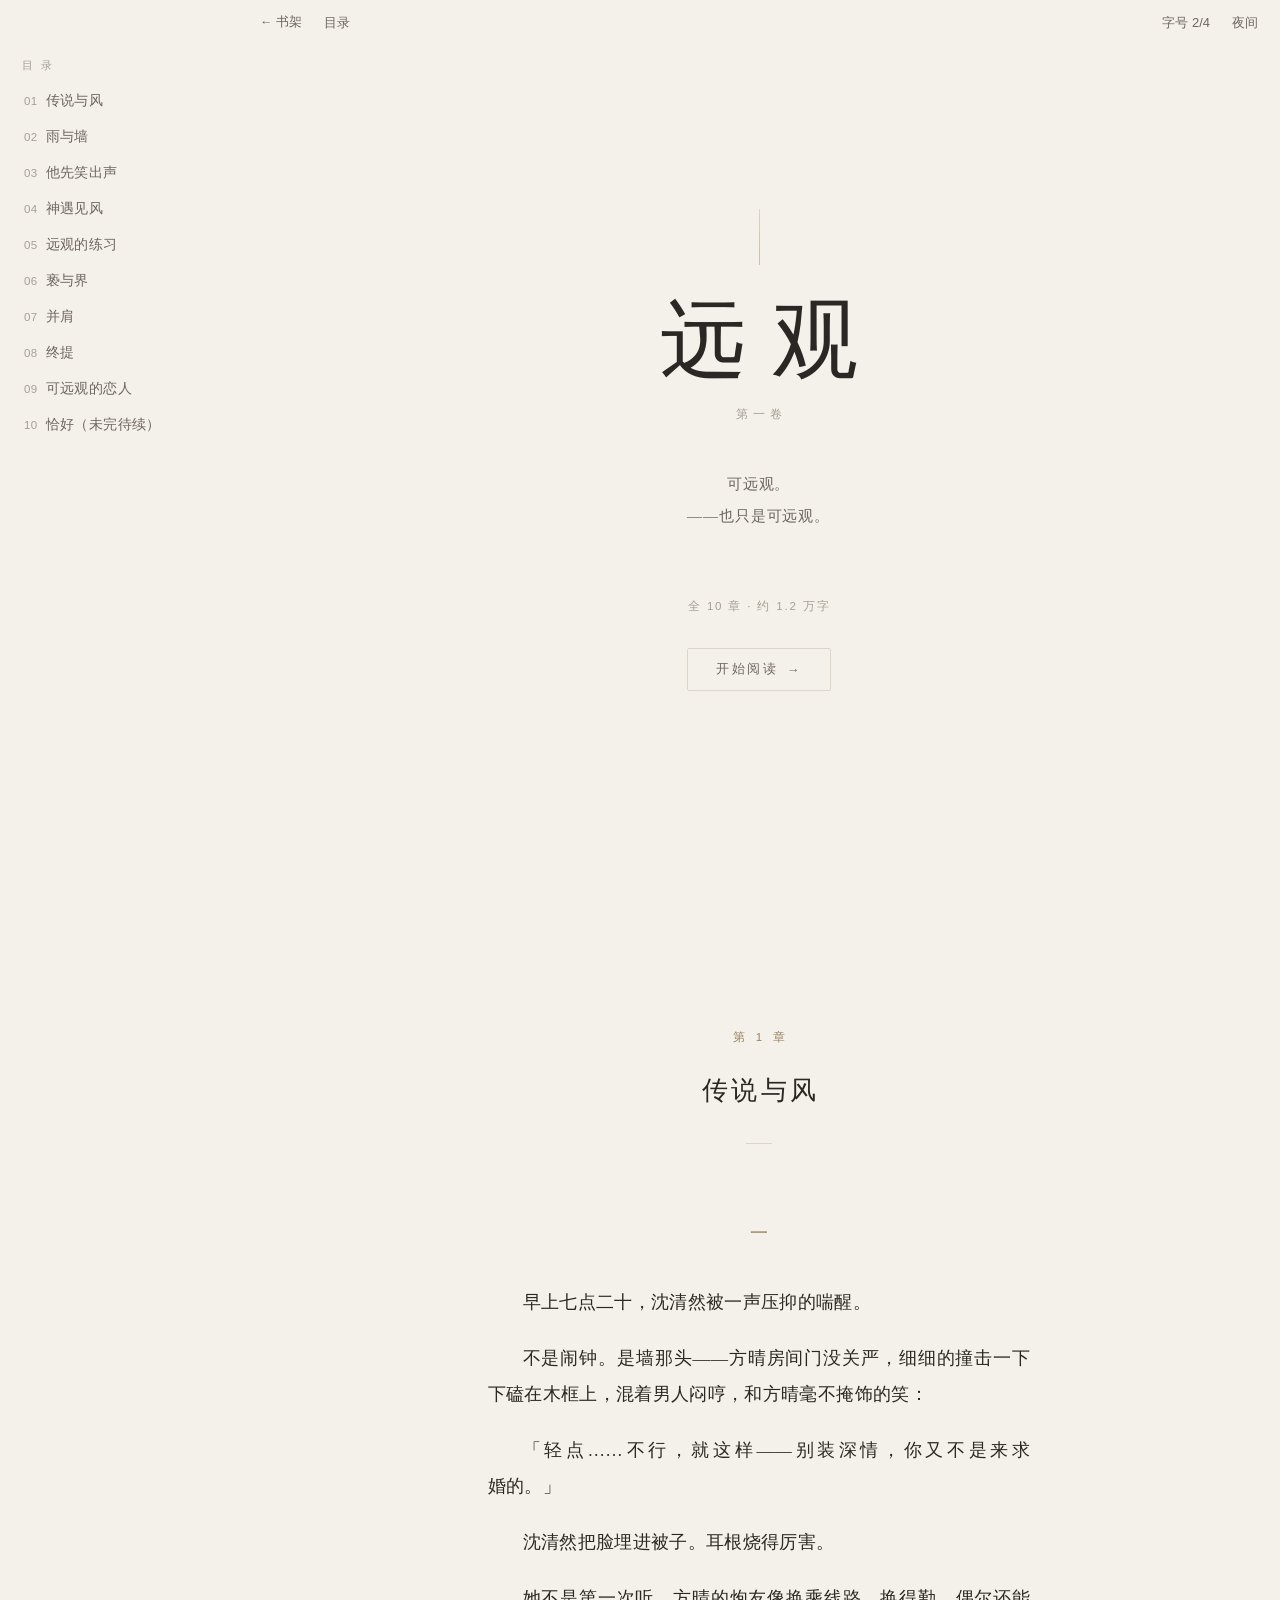
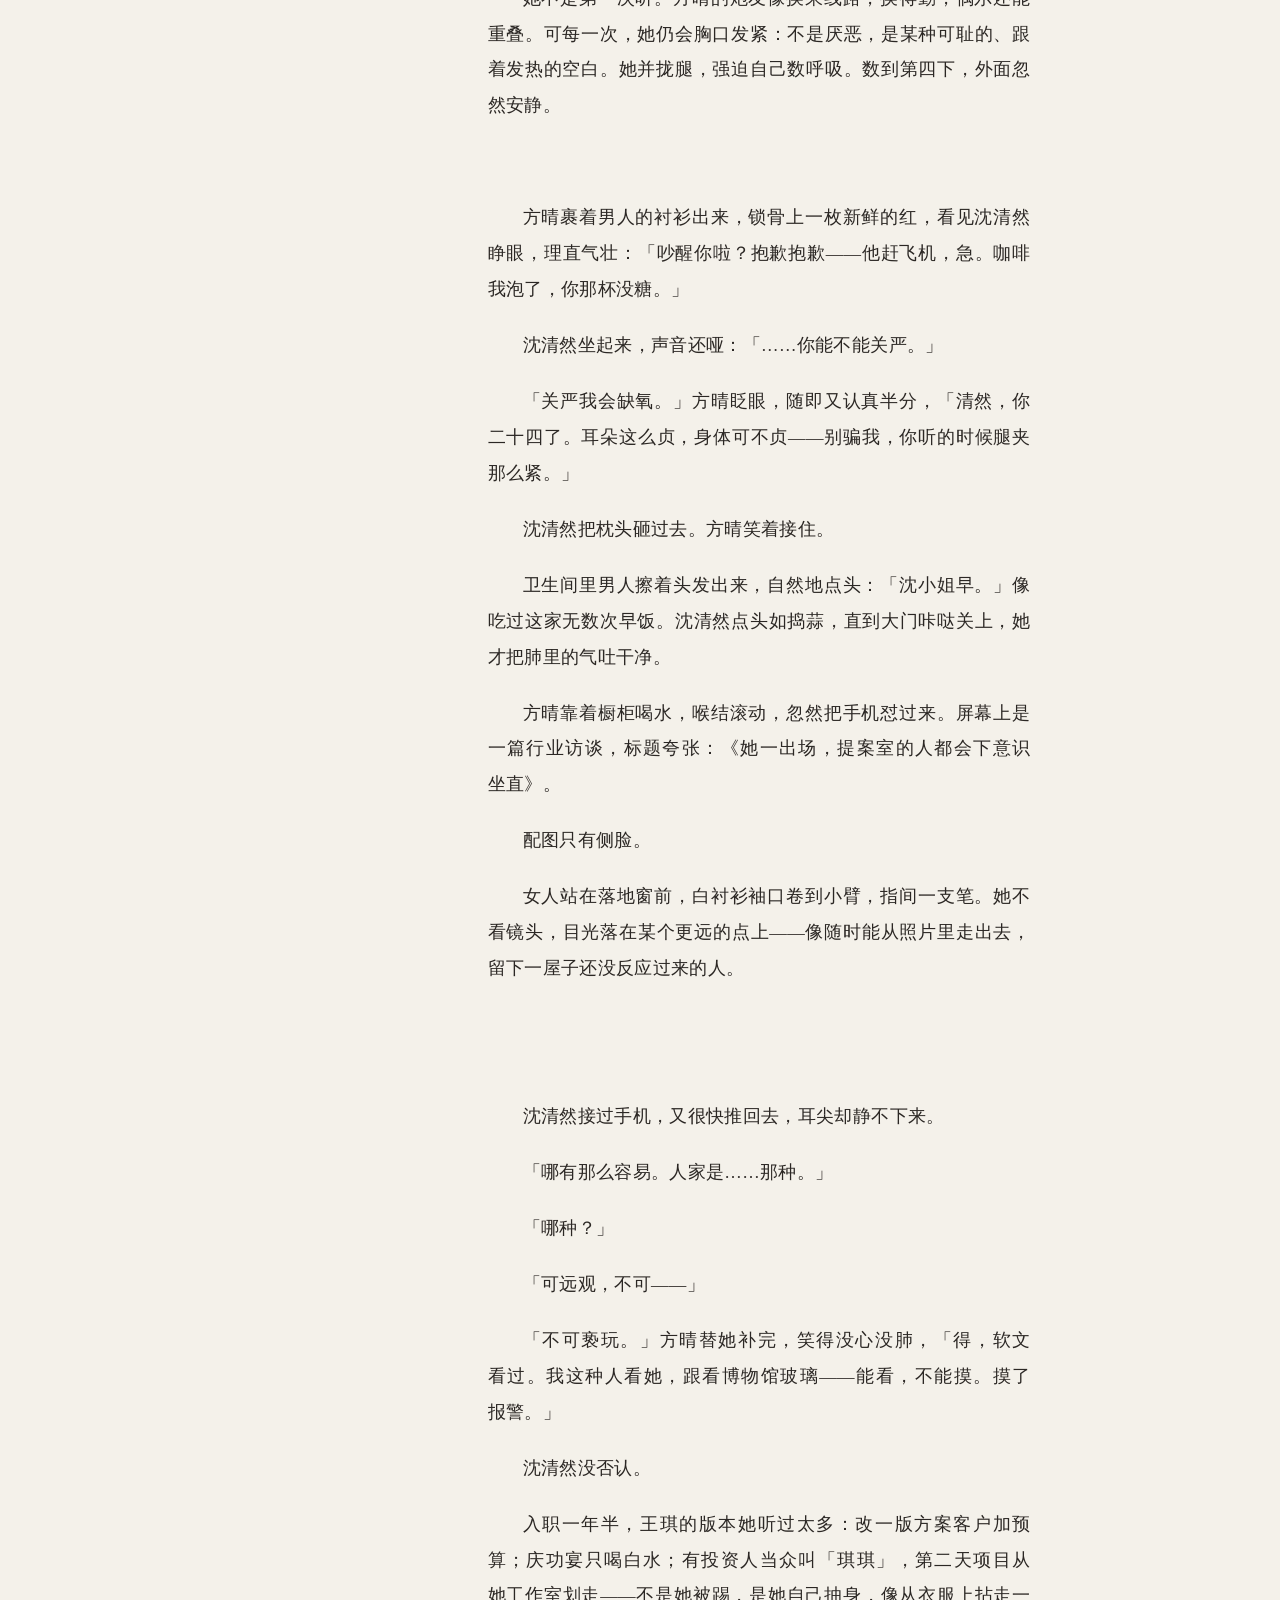
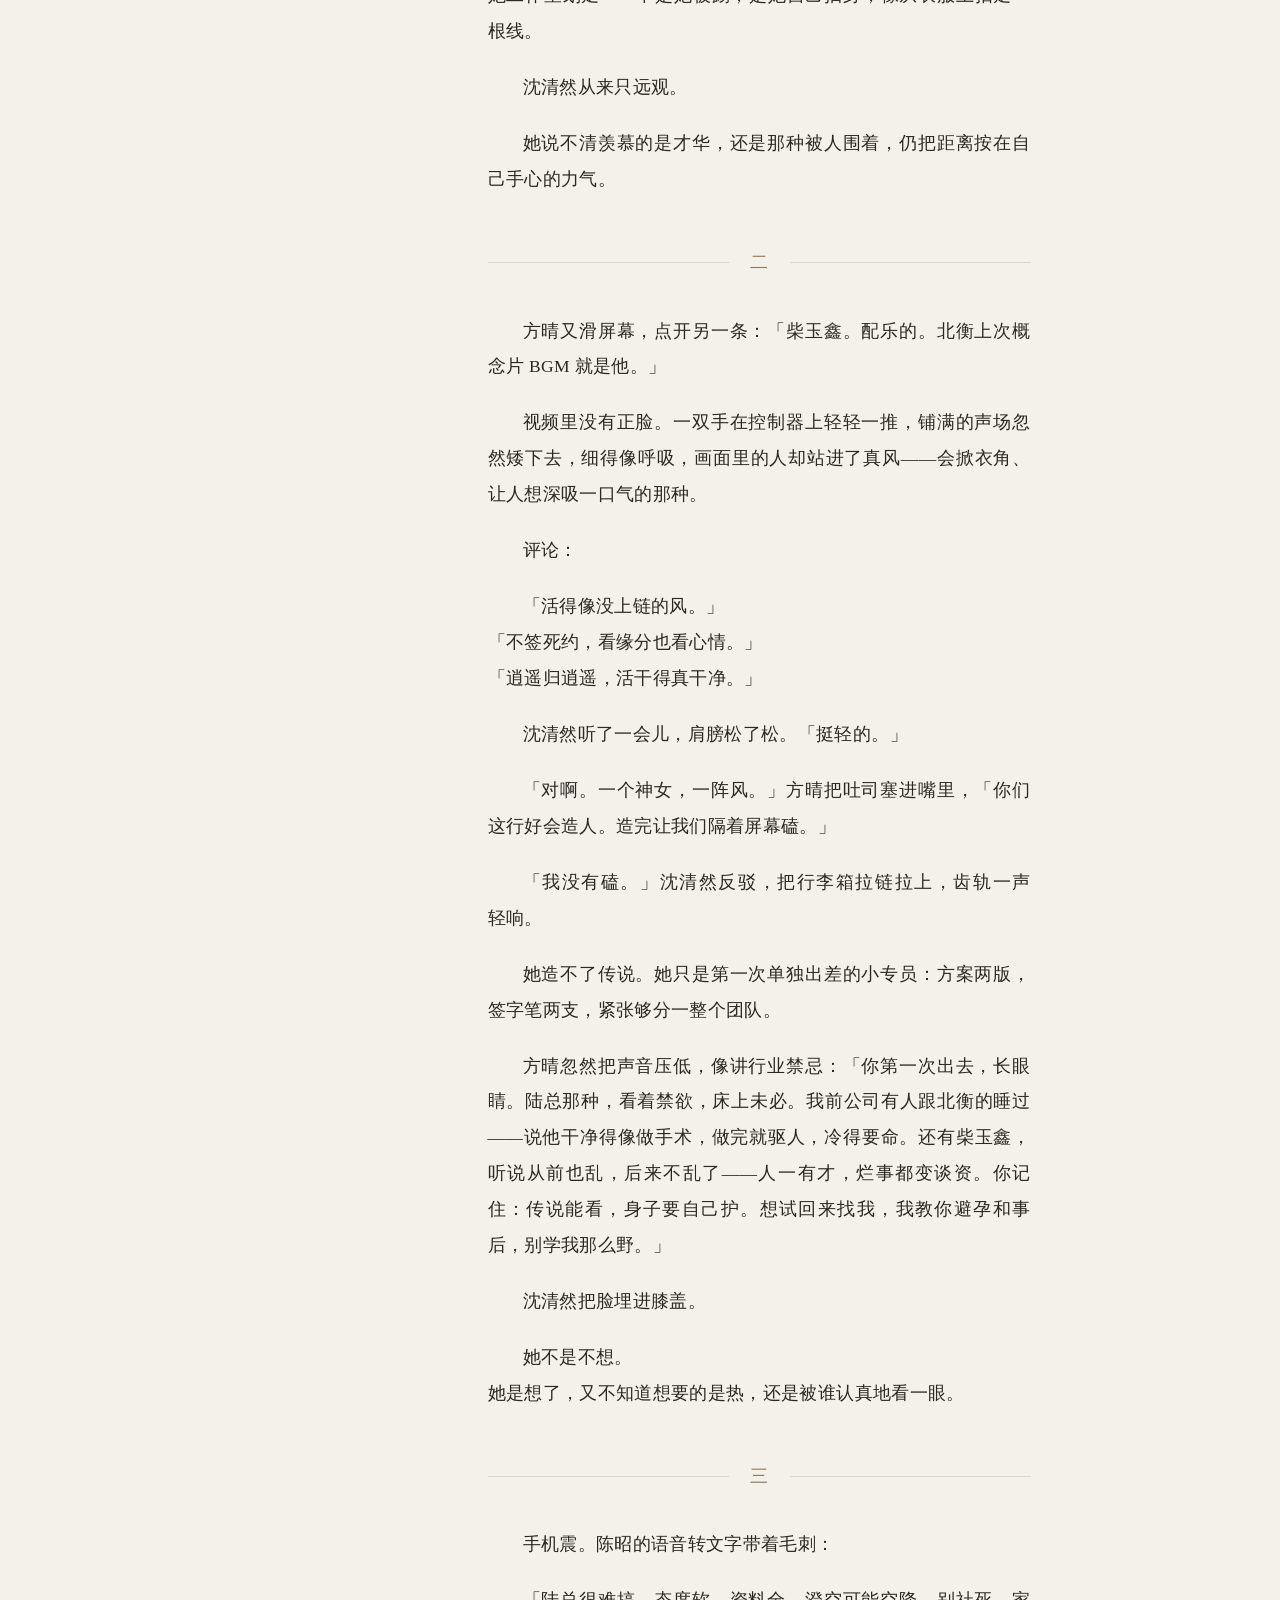
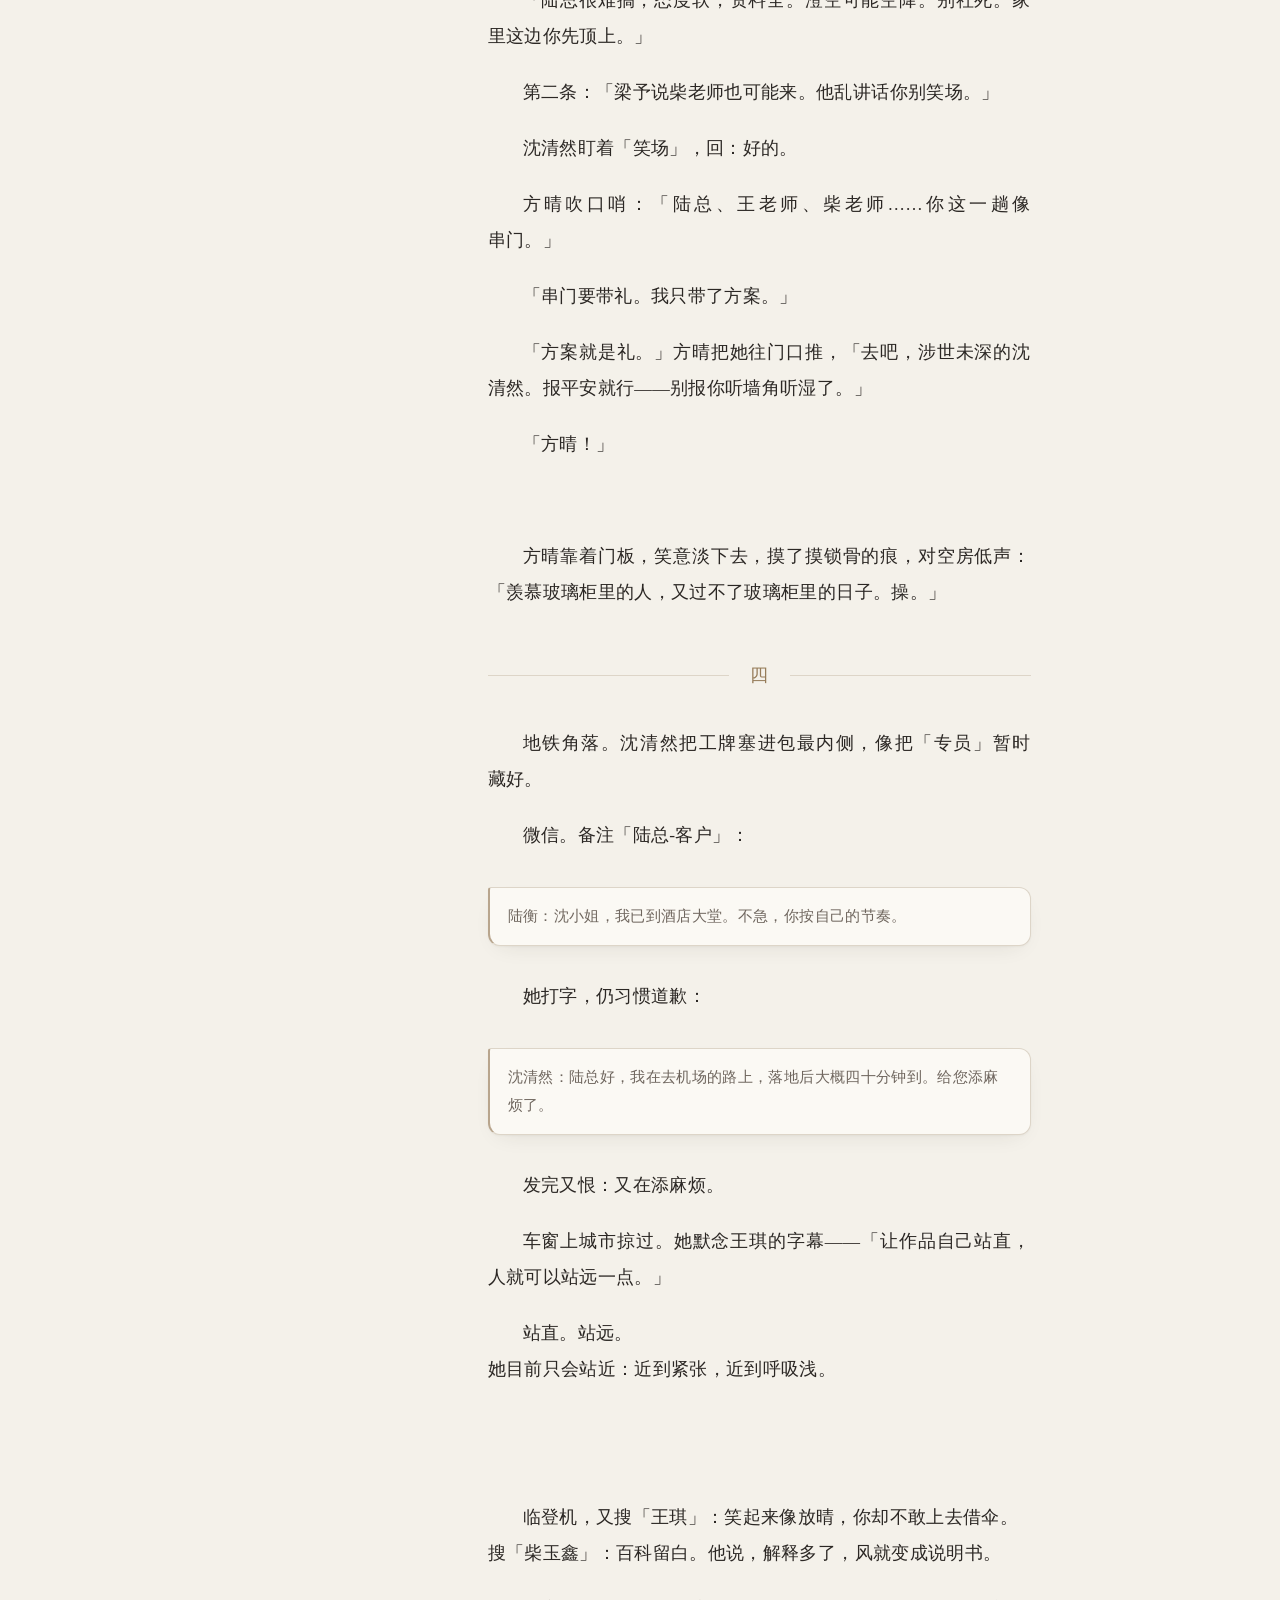
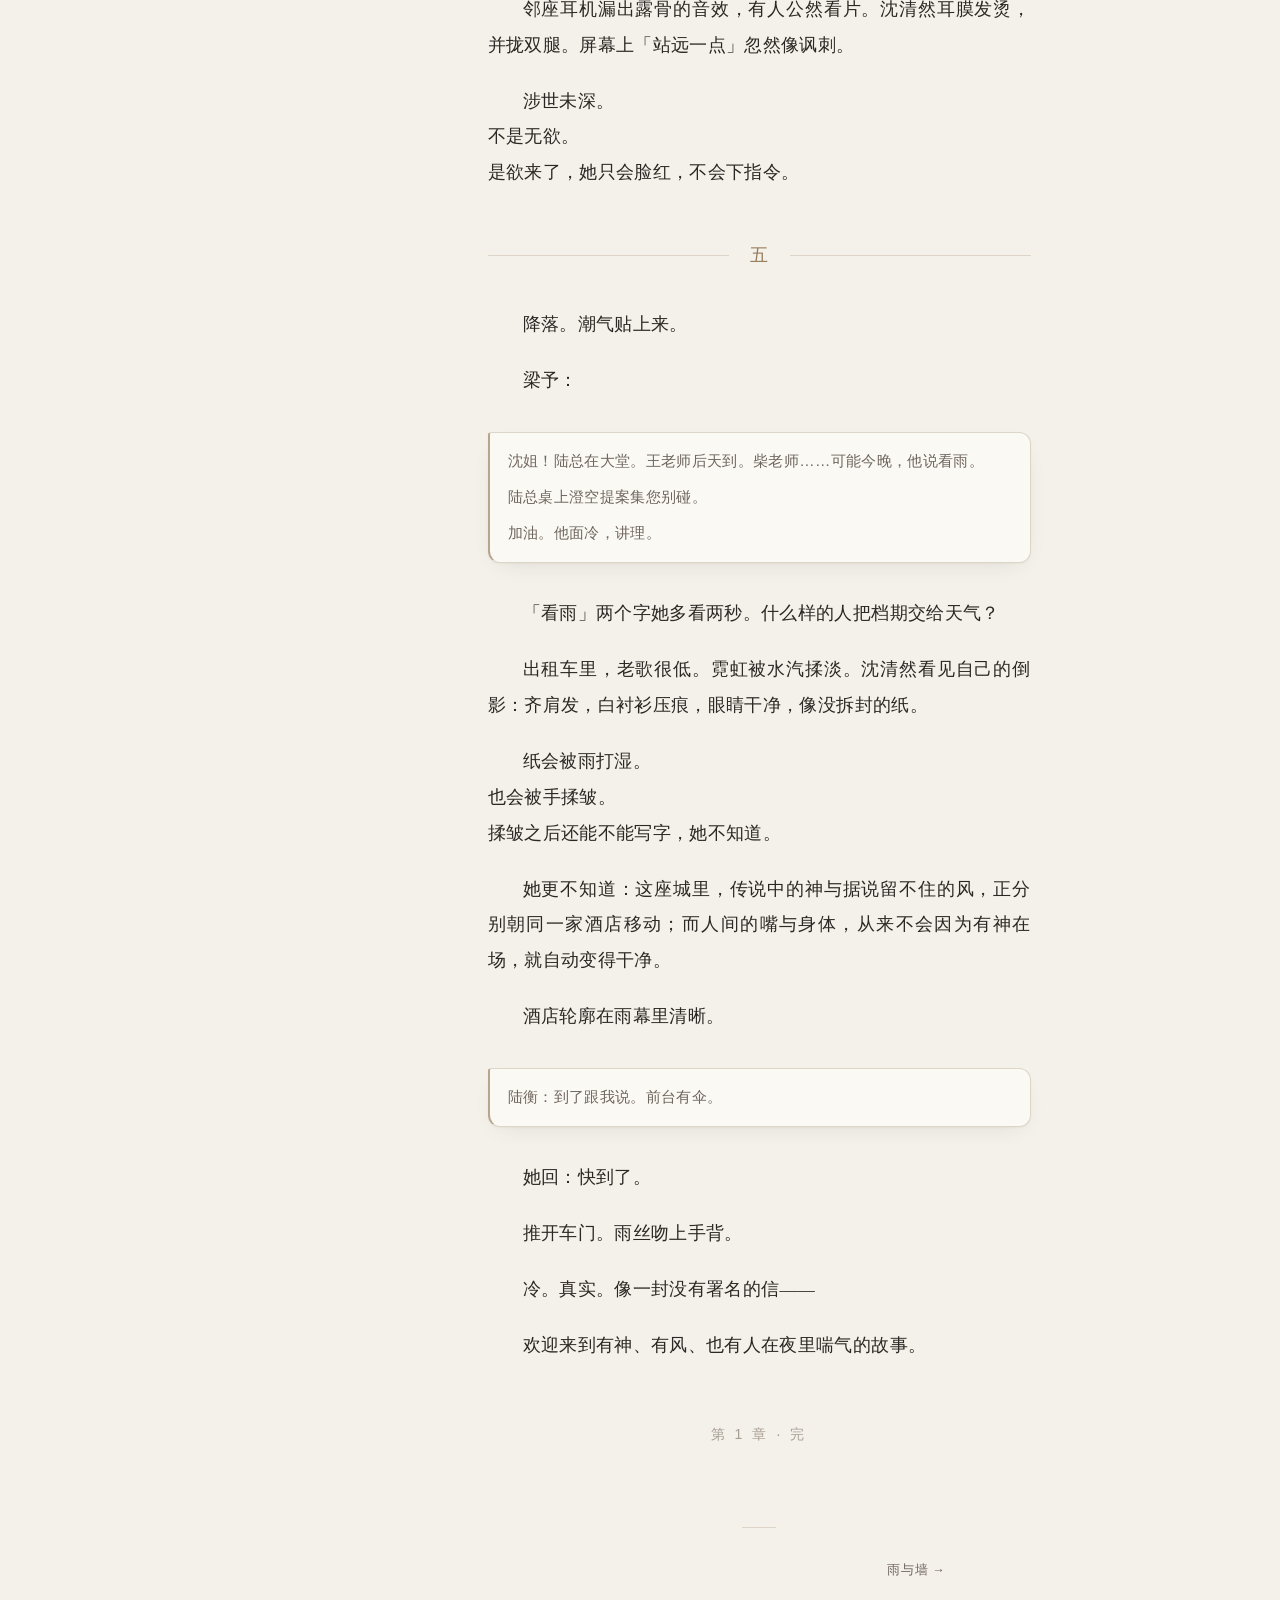
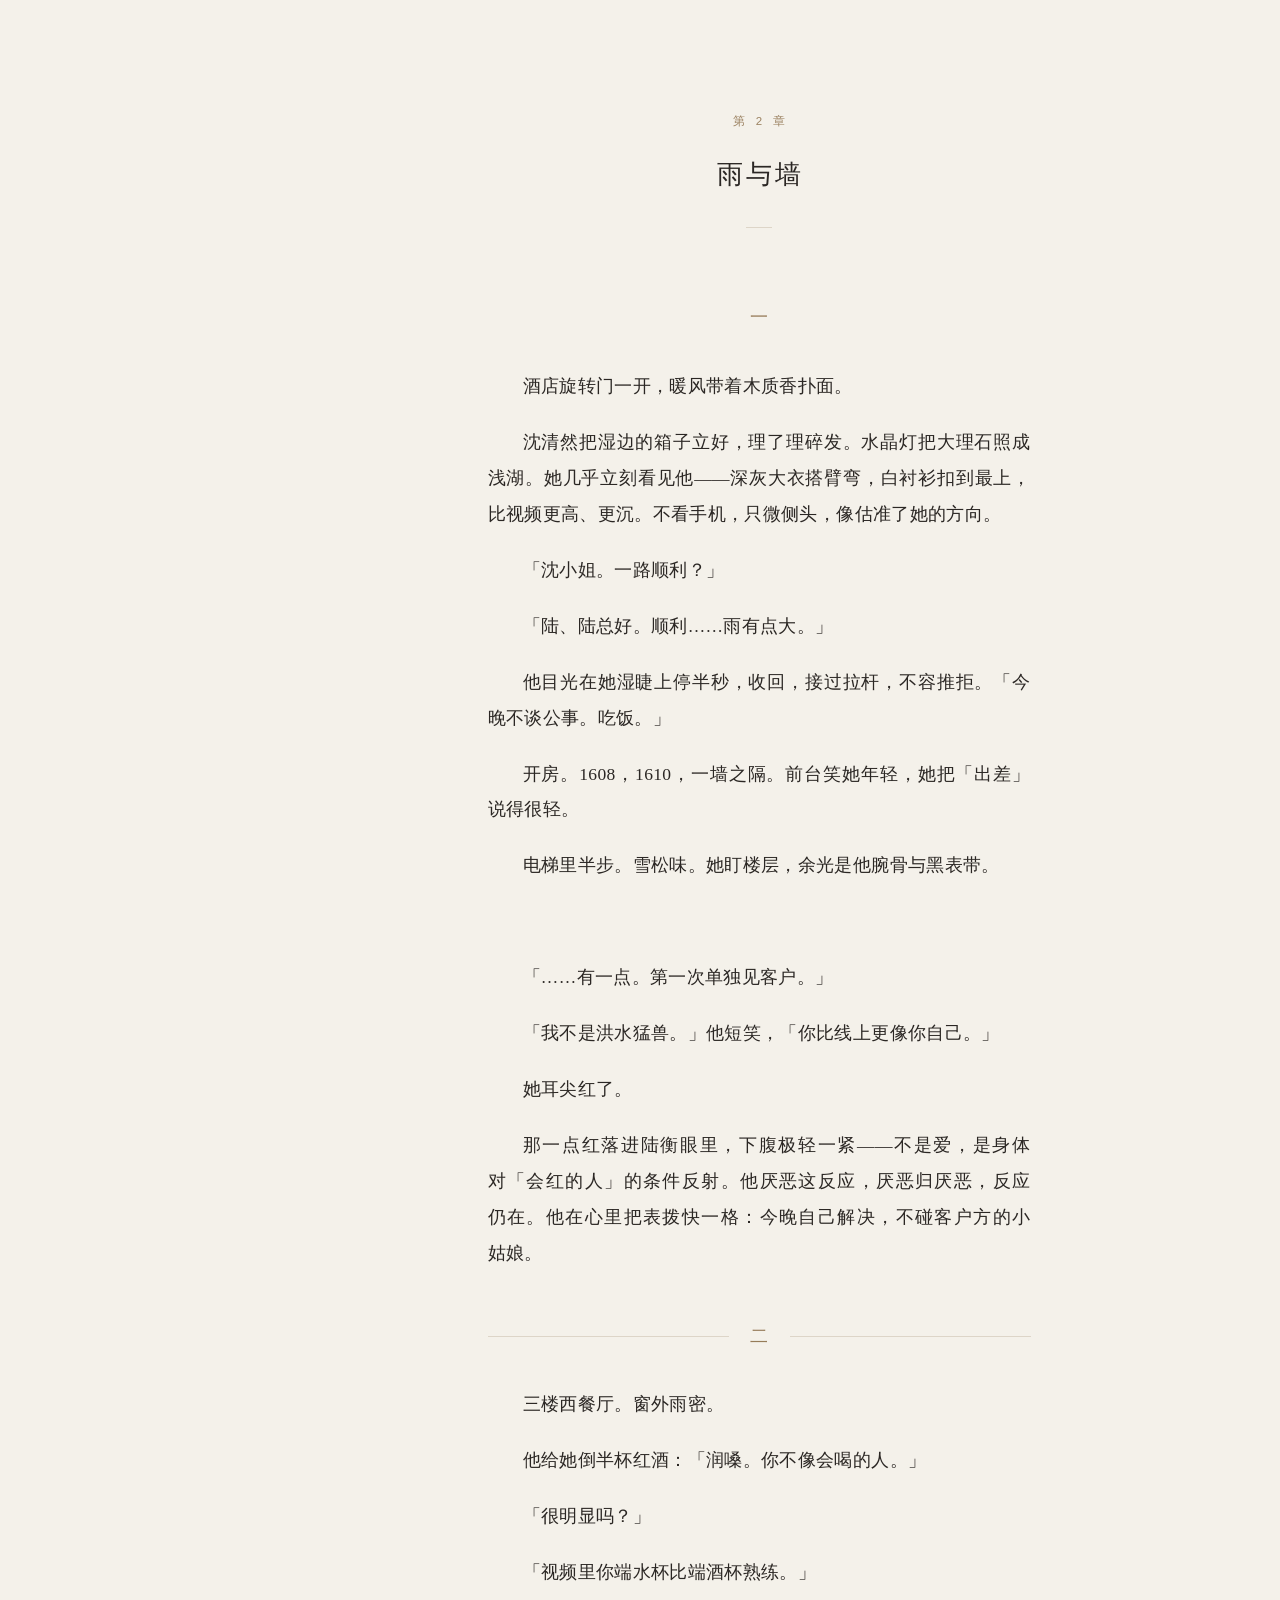
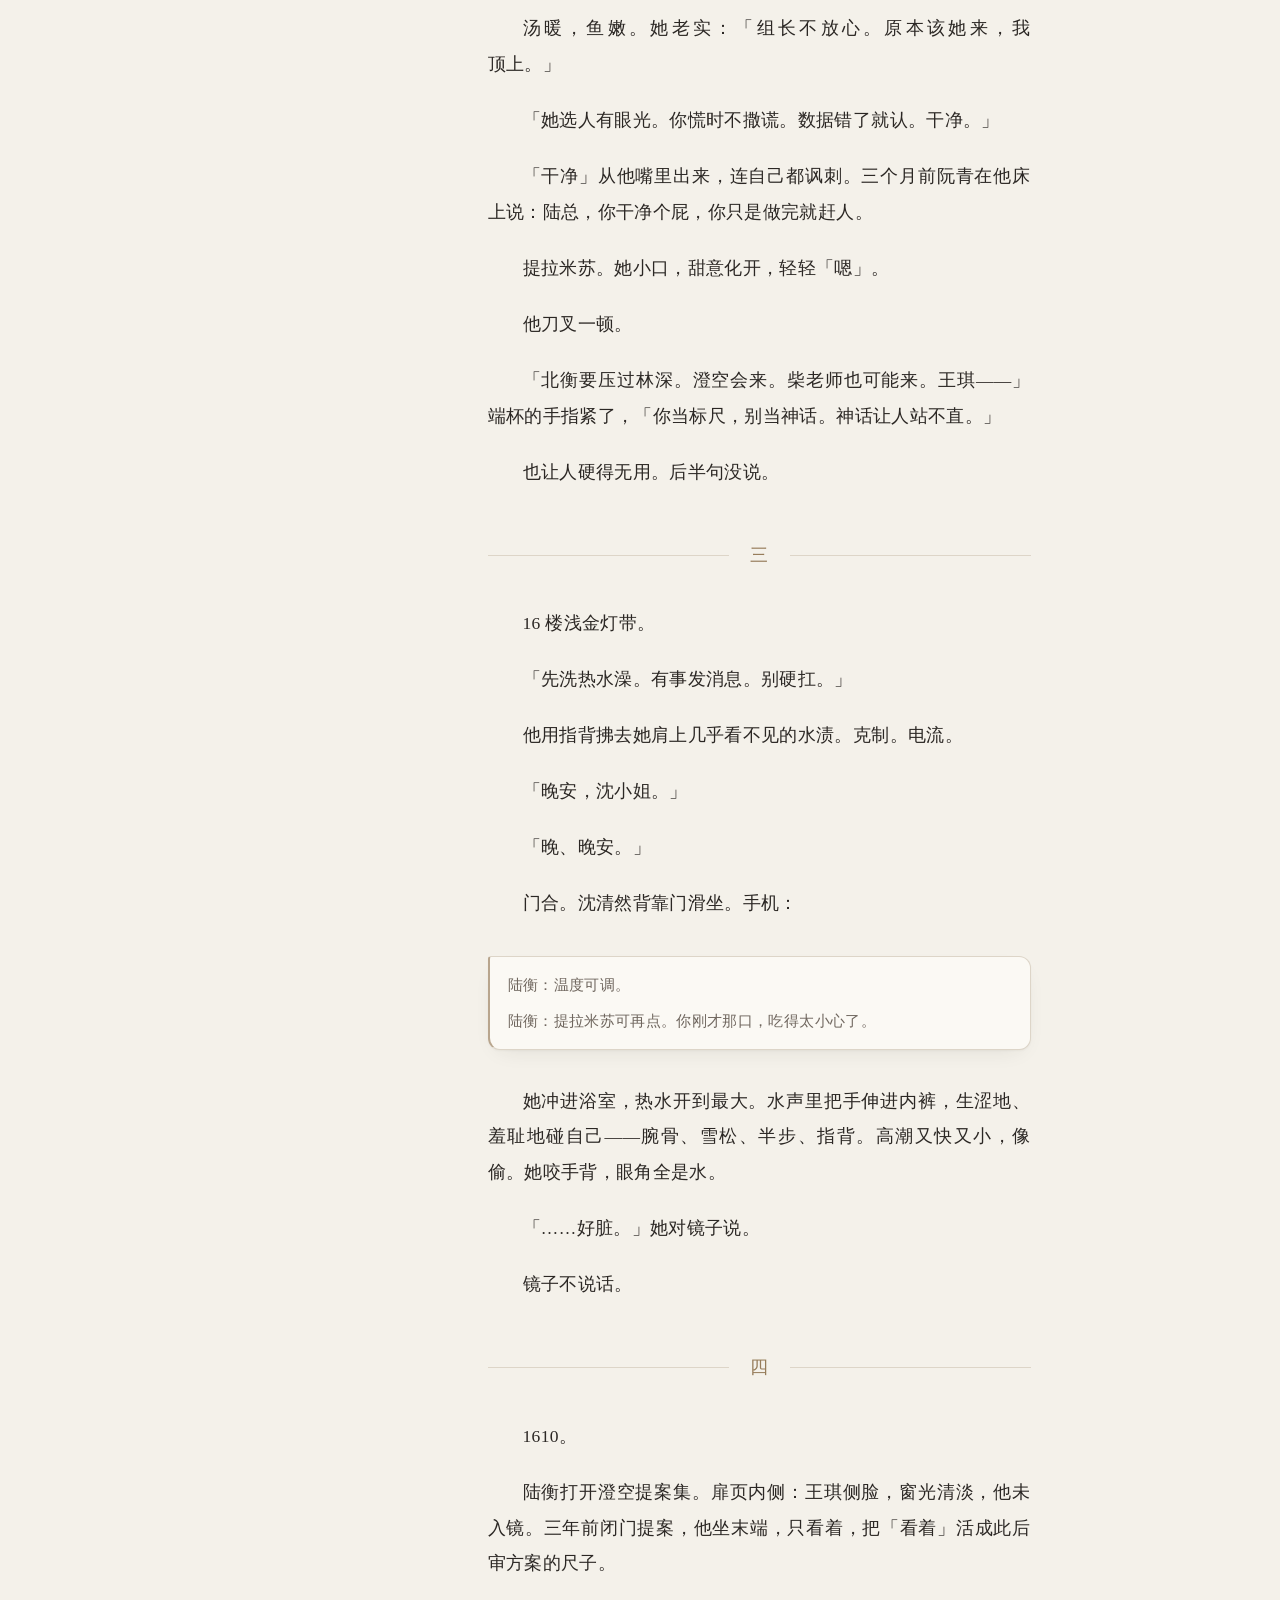
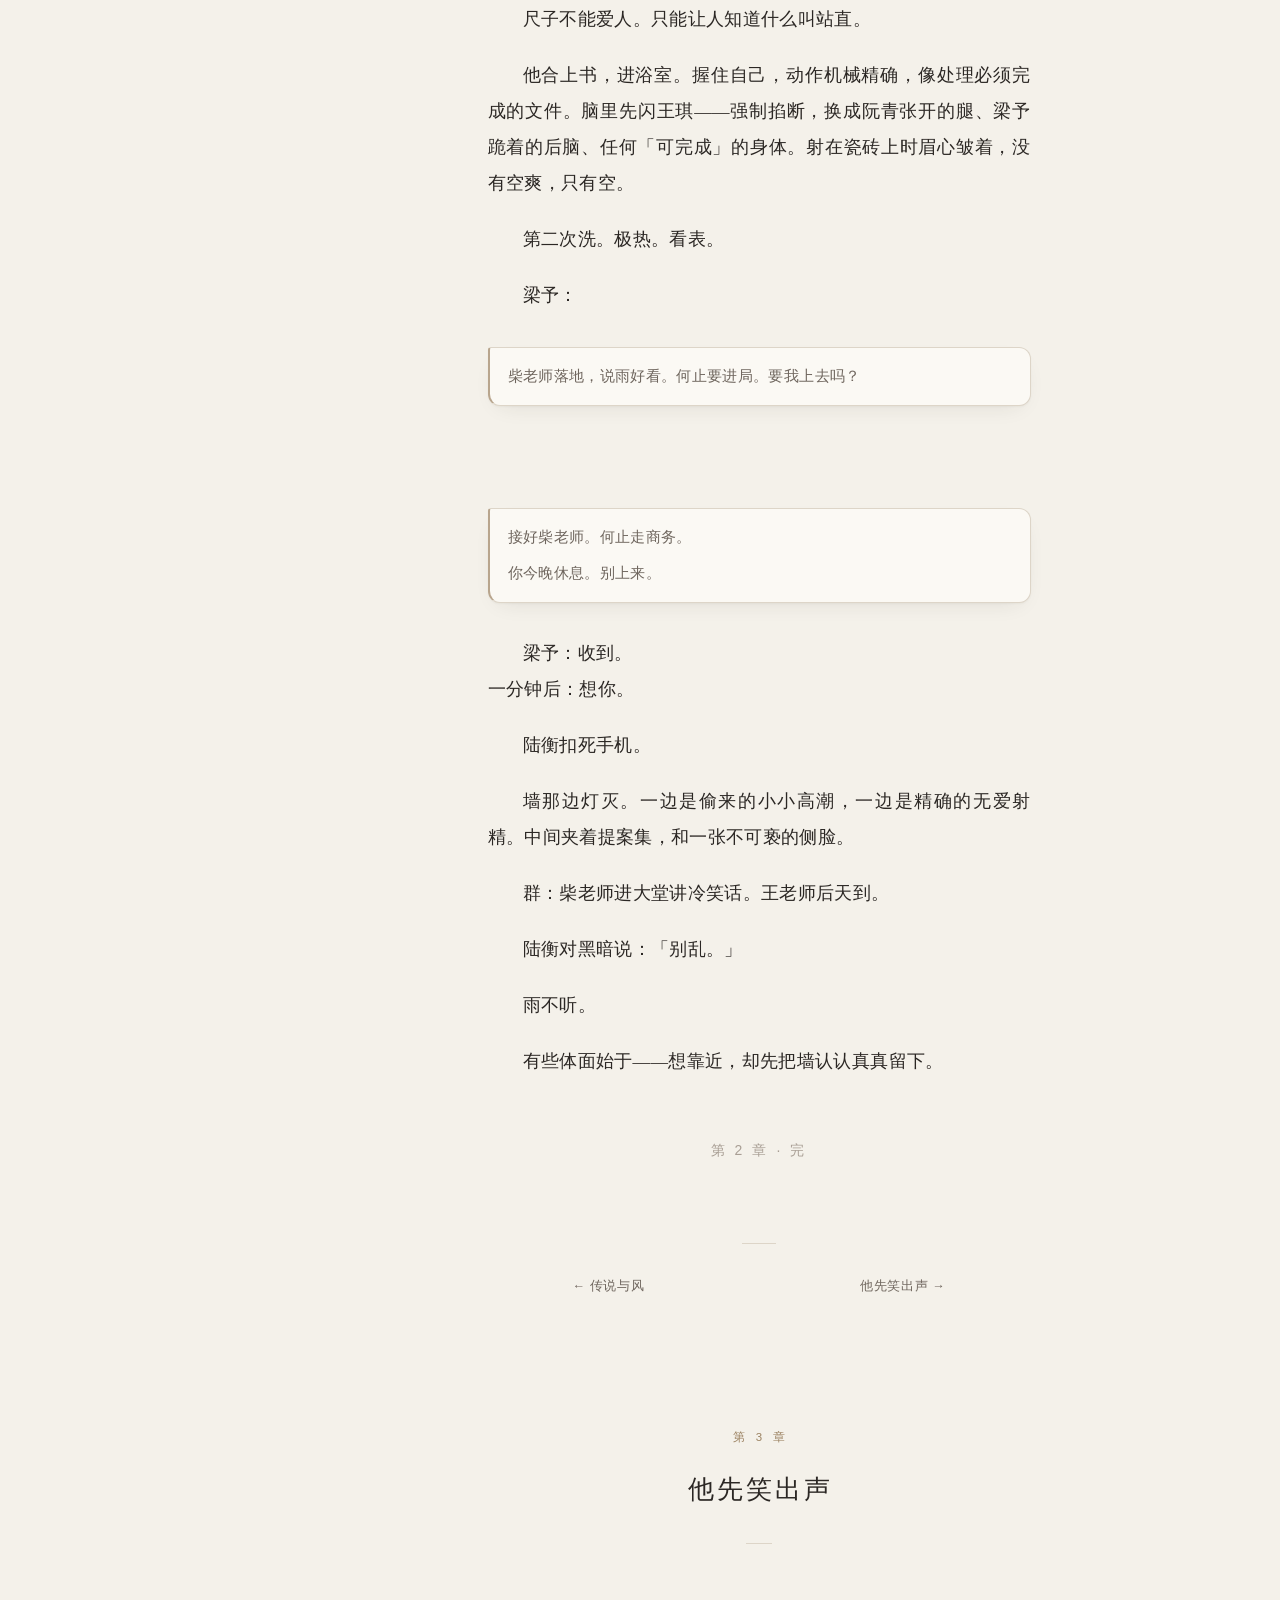
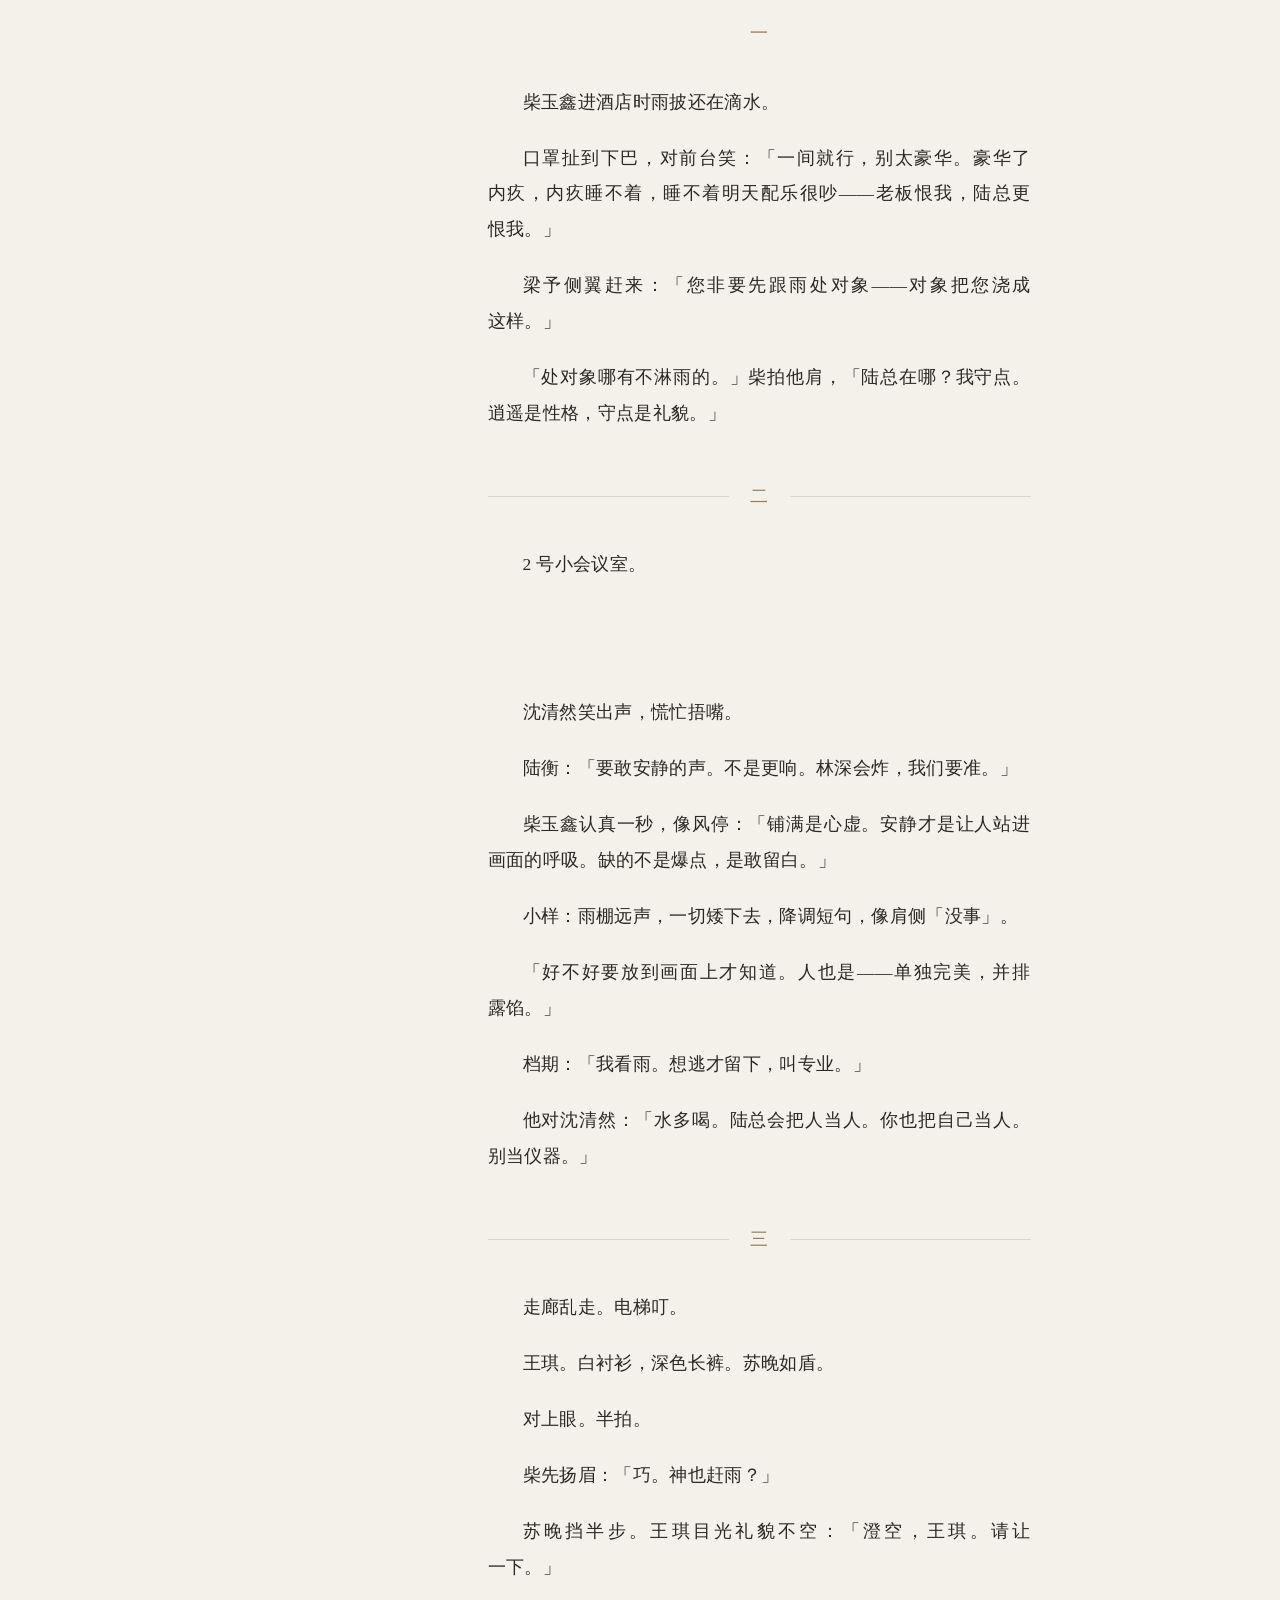
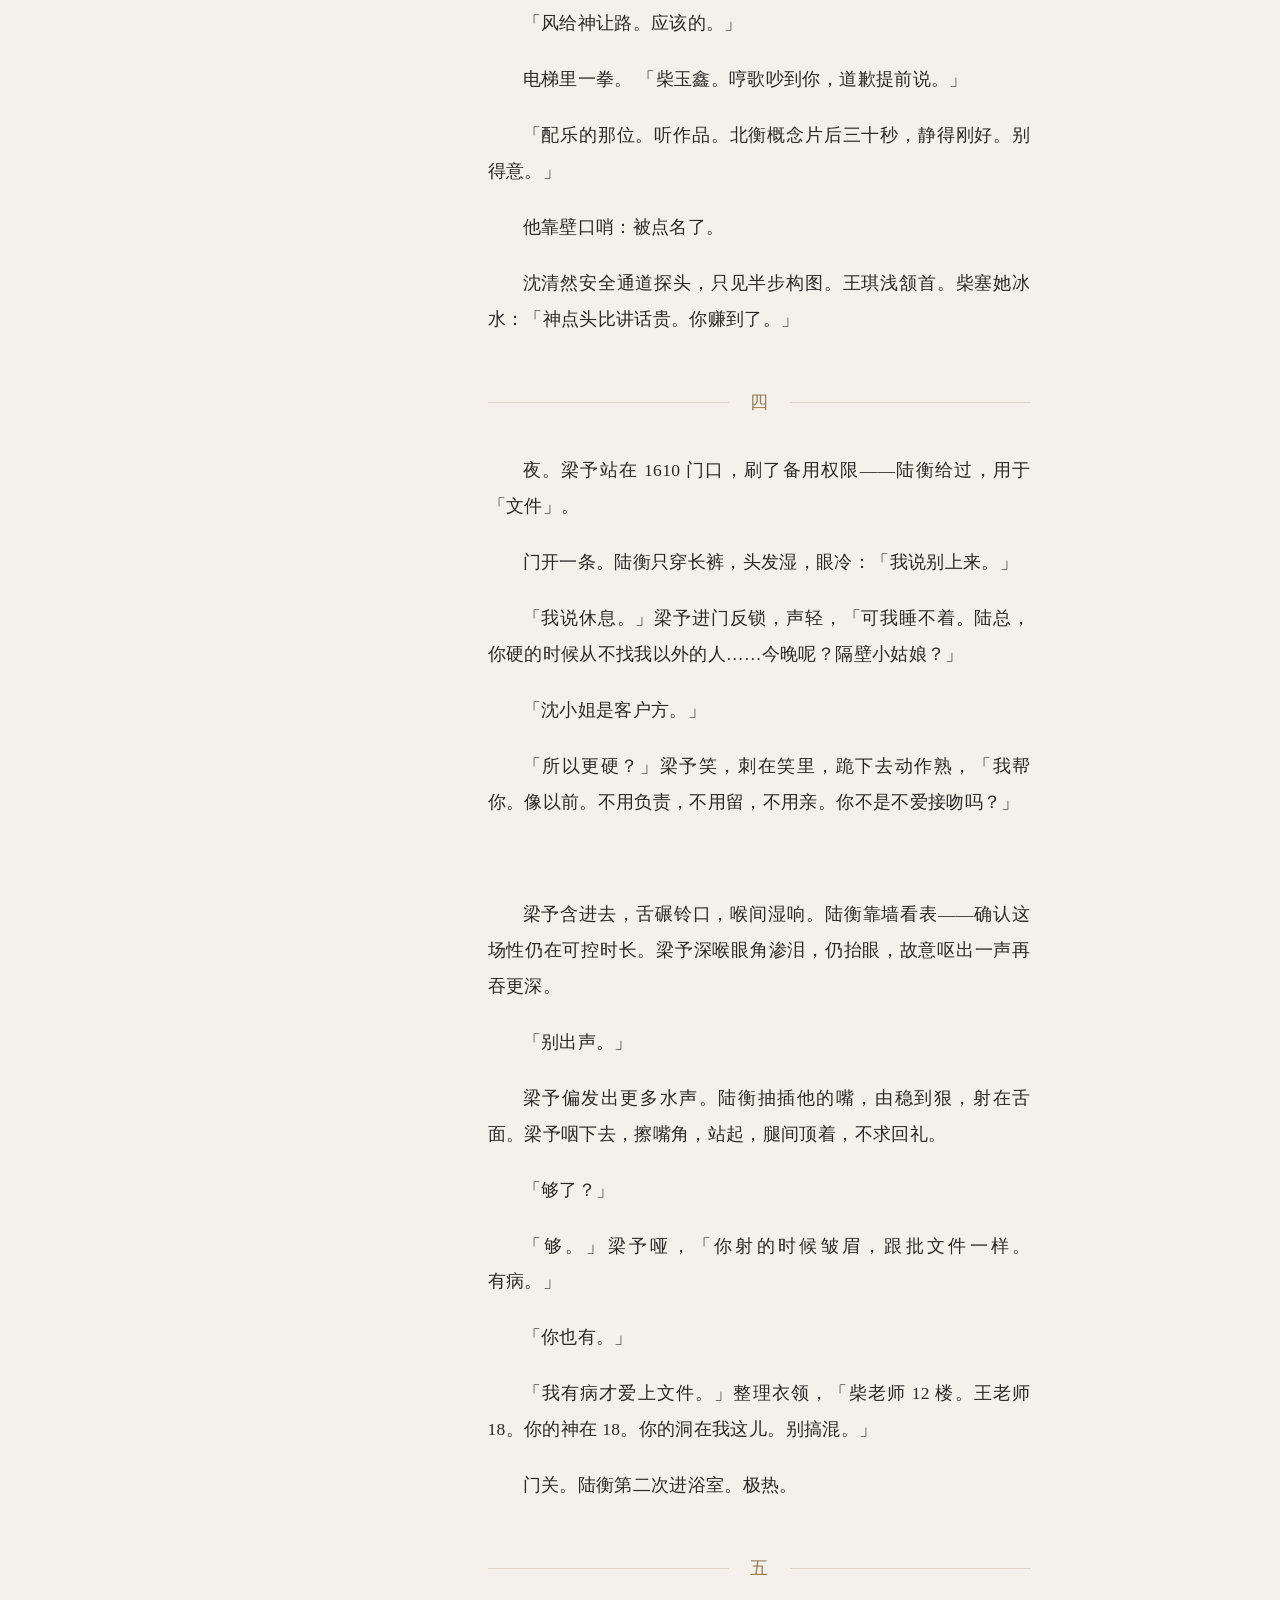
<file: 远观.html>
<!DOCTYPE html>
<html lang="zh-CN" data-toc="off"
      style="--accent:#8c6f4a;--accent-lit:#a58f72">
<head>
<meta charset="utf-8">
<meta name="viewport" content="width=device-width,initial-scale=1,viewport-fit=cover">
<meta name="color-scheme" content="light dark">
<meta name="theme-color" content="#8c6f4a">
<meta name="description" content="他们并肩，半步，不牵手——雨落在玻璃上，谁都没有先走近一步。">
<meta property="og:title" content="远观 · 第一卷">
<meta property="og:description" content="他们并肩，半步，不牵手——雨落在玻璃上，谁都没有先走近一步。">
<meta property="og:type" content="book">
<link rel="icon" href="[data-uri]">
<title>远观 · 第一卷</title>
<script data-book="远观">(function(){
var r=document.documentElement, book=document.currentScript.dataset.book;
try{
  var t=localStorage.getItem('xhw-theme');
  if(!t) t=matchMedia('(prefers-color-scheme: dark)').matches?'night':'day';
  r.dataset.theme=t;
}catch(e){}
try{
  var st=JSON.parse(localStorage.getItem('xhw-pos-'+book)||'{}');
  if(st.scale) r.style.setProperty('--font-scale',st.scale);
  // body 尚未解析时把 path 记到 html，body 标签的 data-path 仍作默认；
  // 真正生效在 READER_JS 的 setPath。这里只避免主题闪烁。
  if(st.path==='mei'||st.path==='dao') r.dataset.pathPref=st.path;
}catch(e){}
if(matchMedia('(min-width:1080px)').matches) r.dataset.toc='on';
})();</script>
<style>
:root{
  --bg:#f4f1ea; --bg-elev:#fbf9f4; --ink:#2b2724; --ink-soft:#6f665e;
  --ink-faint:#a89e94; --rule:#ddd5c8;
  --accent:#8c6f4a; --accent-lit:#8c6f4a;
  --shadow:0 1px 2px rgba(43,39,36,.04),0 8px 24px -12px rgba(43,39,36,.14);
  --shadow-lift:0 2px 4px rgba(43,39,36,.05),0 20px 44px -16px rgba(43,39,36,.22);
  --font-scale:1;
  --ease:cubic-bezier(.4,0,.2,1);
  /* 「Noto Serif SC」必须排在「Source Han Serif SC」之前：两者是同一套字形，
     但 Windows 上思源宋体常只装了 Heavy 单字重，命中它会让正文按 400 声明
     却渲染成 Heavy（实测墨量与 900 完全相同）。Noto Serif SC 是可变字体，
     400 才是正常正文字重。Songti SC 仅 macOS/iOS 有，留作首选无副作用。 */
  --serif:"Songti SC","Noto Serif SC","Source Han Serif SC","Noto Serif CJK SC",
          "Source Han Serif CN","STSong","SimSun",Georgia,"Times New Roman",serif;
  --sans:"PingFang SC","Microsoft YaHei","Hiragino Sans GB","Noto Sans CJK SC",
         -apple-system,"Segoe UI",sans-serif;
}
html[data-theme=night]{
  --bg:#16181a; --bg-elev:#1e2124; --ink:#cfc9c0; --ink-soft:#948d84;
  --ink-faint:#645d55; --rule:#2e3236;
  --accent:var(--accent-lit);
  --shadow:0 1px 2px rgba(0,0,0,.3),0 8px 24px -12px rgba(0,0,0,.6);
  --shadow-lift:0 2px 6px rgba(0,0,0,.36),0 22px 48px -16px rgba(0,0,0,.7);
}
/* 深底浅字会视觉膨胀（halation），中文笔画密更明显。字重已是 400 不宜再降
   （很多中文字体只有单字重，降了也无效），改用极轻的负字距抵消 */
html[data-theme=night] main{letter-spacing:.015em}
*{box-sizing:border-box}
html{scroll-behavior:smooth}
body{
  margin:0; background:var(--bg); color:var(--ink);
  font-family:var(--serif); -webkit-font-smoothing:antialiased;
  /* 中文字体缺字重时别让浏览器合成伪粗体：CJK 笔画密，合成会糊成一团 */
  font-synthesis:none;
  transition:background .4s var(--ease),color .4s var(--ease);
}
::selection{background:color-mix(in srgb,var(--accent) 24%,transparent)}
a{color:inherit}
:focus-visible{outline:2px solid var(--accent);outline-offset:2px;border-radius:2px}

/* 通用入场：加 .rise 的元素初始下沉透明，进入视口时由 JS 挂 .in */
.rise{opacity:0;transform:translateY(18px);
  transition:opacity .7s var(--ease),transform .7s var(--ease)}
.rise.in{opacity:1;transform:none}

.tbtn{border:0;background:none;color:var(--ink-soft);font-family:var(--sans);font-size:13px;
  cursor:pointer;padding:7px 10px;border-radius:6px;line-height:1;
  transition:color .25s var(--ease),background .25s var(--ease)}
.tbtn:hover{color:var(--ink);background:color-mix(in srgb,var(--ink) 7%,transparent)}
.tbtn:active{transform:scale(.94)}

@media (prefers-reduced-motion:reduce){
  *{transition:none!important;animation:none!important;scroll-behavior:auto!important}
  .rise{opacity:1!important;transform:none!important}
}

/* 顶部进度条 */
#bar{position:fixed;top:0;left:0;height:2px;width:0;z-index:60;
  background:linear-gradient(90deg,color-mix(in srgb,var(--accent) 55%,transparent),var(--accent));
  transition:width .12s linear}

/* 工具条 */
#tools{position:fixed;top:0;right:0;left:0;height:46px;z-index:50;display:flex;
  align-items:center;gap:2px;padding:0 12px;
  background:color-mix(in srgb,var(--bg) 86%,transparent);
  backdrop-filter:blur(12px) saturate(1.4);border-bottom:1px solid transparent;
  transition:border-color .4s var(--ease),background .4s var(--ease)}
#tools.lifted{border-bottom-color:var(--rule)}
#tools .now{flex:1;min-width:0;font-family:var(--sans);font-size:12.5px;color:var(--ink-soft);
  white-space:nowrap;overflow:hidden;text-overflow:ellipsis;
  opacity:0;transform:translateY(3px);
  transition:opacity .4s var(--ease),transform .4s var(--ease)}
#tools.lifted .now{opacity:1;transform:none}
#back{font-family:var(--sans);font-size:12.5px;color:var(--ink-soft);text-decoration:none;
  padding:7px 10px;border-radius:6px;white-space:nowrap;
  transition:color .25s var(--ease),background .25s var(--ease)}
#back:hover{color:var(--accent);background:color-mix(in srgb,var(--ink) 7%,transparent)}

/* 侧栏目录 */
#toc{position:fixed;top:0;left:0;bottom:0;width:238px;z-index:55;padding:58px 0 24px;
  background:var(--bg-elev);border-right:1px solid var(--rule);overflow-y:auto;
  transform:translateX(-100%);transition:transform .38s var(--ease)}
#toc.open{transform:none}
#toc h3{margin:0 0 10px;padding:0 22px;font-family:var(--sans);font-size:11px;
  letter-spacing:.22em;color:var(--ink-faint);font-weight:400}
#toc a{display:block;padding:9px 22px;color:var(--ink-soft);text-decoration:none;
  font-family:var(--sans);font-size:13.5px;letter-spacing:.03em;
  border-left:2px solid transparent;
  transition:color .25s var(--ease),border-color .25s var(--ease),
             background .25s var(--ease),padding-left .25s var(--ease)}
#toc a:hover{color:var(--ink);padding-left:26px}
#toc a.on{color:var(--accent);border-left-color:var(--accent);
  background:color-mix(in srgb,var(--accent) 8%,transparent)}
#toc a i{font-style:normal;color:var(--ink-faint);font-size:11.5px;margin-right:8px;
  font-variant-numeric:tabular-nums}
#toc a.on i{color:var(--accent)}
/* 带小标题的分节符生成的二级目录项：单章多分节（如出差）时给出导航 */
#toc a.sub-toc{padding:6px 22px 6px 40px;font-size:12px;color:var(--ink-faint)}
#toc a.sub-toc:hover{padding-left:44px}
/* 分卷书的卷标题：只在 章节/卷X/ 结构下出现 */
.toc-vol{margin:18px 0 6px;padding:0 22px;font-family:var(--sans);font-size:10.5px;
  letter-spacing:.2em;color:var(--ink-faint);opacity:.75}
.toc-vol:first-child{margin-top:0}
/* 抽屉打开时条目阶梯淡入 */
#toc.open a{animation:tocIn .42s var(--ease) both;animation-delay:var(--d)}
@keyframes tocIn{from{opacity:0;transform:translateX(-10px)}to{opacity:1;transform:none}}
#scrim{position:fixed;inset:0;z-index:54;background:rgba(0,0,0,.34);opacity:0;
  pointer-events:none;transition:opacity .38s var(--ease);
  -webkit-backdrop-filter:blur(2px);backdrop-filter:blur(2px)}
#scrim.on{opacity:1;pointer-events:auto}

/* 封面 */
#cover{min-height:100svh;display:flex;flex-direction:column;align-items:center;
  justify-content:center;text-align:center;padding:60px 24px;
  transition:padding-left .38s var(--ease)}
#cover>*{will-change:transform,opacity}
#cover .rule{width:1px;height:56px;
  background:linear-gradient(var(--rule),color-mix(in srgb,var(--accent) 40%,transparent));
  animation:dropIn .9s var(--ease) both}
#cover h1{margin:26px 0 0;font-size:clamp(52px,15vw,86px);font-weight:400;
  letter-spacing:.3em;text-indent:.3em;line-height:1.15;
  animation:titleIn 1.1s var(--ease) .1s both}
#cover .sub{margin-top:16px;font-family:var(--sans);font-size:12px;letter-spacing:.42em;
  text-indent:.42em;color:var(--ink-faint);animation:fadeUp .9s var(--ease) .34s both}
#cover .epi{margin-top:46px;font-size:15px;line-height:2.1;color:var(--ink-soft);
  letter-spacing:.06em;animation:fadeUp .9s var(--ease) .5s both}
#cover .meta{margin-top:52px;font-family:var(--sans);font-size:11.5px;letter-spacing:.16em;
  color:var(--ink-faint);animation:fadeUp .9s var(--ease) .64s both}
#cover .go{margin-top:34px;display:inline-flex;align-items:center;gap:9px;
  font-family:var(--sans);font-size:12.5px;letter-spacing:.2em;color:var(--ink-soft);
  text-decoration:none;padding:12px 28px;border:1px solid var(--rule);border-radius:2px;
  animation:fadeUp .9s var(--ease) .78s both;
  transition:color .3s var(--ease),border-color .3s var(--ease),gap .3s var(--ease)}
#cover .go:hover{color:var(--accent);border-color:var(--accent);gap:14px}
#cover .go span{transition:transform .3s var(--ease)}
#cover .go:hover span{transform:translateX(2px)}
@keyframes titleIn{from{opacity:0;transform:translateY(20px);letter-spacing:.52em}
  to{opacity:1;transform:none}}
@keyframes fadeUp{from{opacity:0;transform:translateY(14px)}to{opacity:1;transform:none}}
@keyframes dropIn{from{opacity:0;transform:scaleY(0);transform-origin:top}
  to{opacity:1;transform:none}}

/* 正文 */
main{max-width:34em;margin:0 auto;padding:0 26px 30vh;
  font-size:calc(17.5px * var(--font-scale));line-height:2.05;letter-spacing:.02em;
  /* 避头尾：不让逗号句号右括号落在行首。中文长文必需，浏览器默认的 auto 较宽松 */
  line-break:strict;word-break:normal;overflow-wrap:break-word}
.chapter{padding-top:14vh}
.ch-head{margin-bottom:9vh;text-align:center}
.ch-num{font-family:var(--sans);font-size:11.5px;letter-spacing:.34em;text-indent:.34em;
  color:var(--accent);opacity:.85}
.ch-title{margin:14px 0 0;font-size:1.5em;font-weight:400;letter-spacing:.12em;
  text-indent:.12em}
.ch-line{width:26px;height:1px;background:var(--rule);margin:26px auto 0;
  transform:scaleX(0);transition:transform .8s var(--ease) .2s}
.ch-head.in .ch-line{transform:none}
/* hanging-punctuation 目前基本只有 Safari 生效，text-wrap:pretty 主要 Chromium 生效；
   两者都是渐进增强，不支持的浏览器忽略即可，无副作用 */
.p{margin:0 0 1.15em;text-indent:2em;text-align:justify;hanging-punctuation:allow-end;
  text-wrap:pretty}
strong{font-weight:600;color:var(--ink)}
em{font-style:italic;color:var(--ink-soft)}

/* 分节符 */
.sec-mark{display:flex;align-items:center;gap:18px;margin:3.2em 0 2.4em;color:var(--accent)}
.sec-mark::before,.sec-mark::after{content:"";flex:1;height:1px;background:var(--rule);
  transform:scaleX(0);transition:transform .9s var(--ease)}
.sec-mark::before{transform-origin:right}
.sec-mark::after{transform-origin:left}
.sec-mark.in::before,.sec-mark.in::after{transform:none}
.sec-mark b{font-weight:400;font-size:1em;line-height:1;letter-spacing:.2em;
  text-indent:.2em;opacity:.9;white-space:nowrap}
.sec-mark b em{font-style:normal;color:var(--ink-soft);font-size:.86em;
  letter-spacing:.1em;margin-left:.7em}
/* 章首第一个分节符紧贴标题，省掉横线（隐藏后需自行居中） */
.ch-head + .sec-mark{margin-top:0;justify-content:center}
.ch-head + .sec-mark::before,.ch-head + .sec-mark::after{display:none}

/* 手机消息 */
.msg{margin:1.9em 0;padding:14px 18px;border-radius:3px 12px 12px 12px;
  background:var(--bg-elev);border:1px solid var(--rule);
  border-left:2px solid color-mix(in srgb,var(--accent) 60%,transparent);
  box-shadow:var(--shadow)}
.msg p{margin:0 0 .5em;font-family:var(--sans);font-size:.88em;line-height:1.85;
  color:var(--ink-soft);text-indent:0}
.msg p:last-child{margin-bottom:0}

.end-mark{margin:4em 0 0;text-align:center;font-family:var(--sans);font-size:.8em;
  letter-spacing:.22em;color:var(--ink-faint);text-indent:0}
.ch-end{width:34px;height:1px;background:var(--rule);margin:4.5em auto 0}

.ch-nav{max-width:34em;margin:2.4em auto 0;padding:0 26px;display:flex;
  justify-content:space-between;gap:16px;font-family:var(--sans);font-size:12.5px;
  letter-spacing:.05em;color:var(--ink-faint)}
.ch-nav a{color:var(--ink-soft);text-decoration:none;transition:color .25s var(--ease)}
.ch-nav a:hover{color:var(--accent)}

/* 顶峰双线：非当前线的章节隐藏；目录分叉与选线卡 */
.chapter[data-branch]{display:none}
body[data-path=mei] .chapter[data-branch=mei],
body[data-path=dao] .chapter[data-branch=dao]{display:block}
#toc a[data-branch]{display:none}
body[data-path=mei] #toc a[data-branch=mei],
body[data-path=dao] #toc a[data-branch=dao]{display:block}
.toc-fork{margin:18px 0 6px;padding:0 22px;font-family:var(--sans);font-size:10.5px;
  letter-spacing:.2em;color:var(--ink-faint);opacity:.85}
.toc-fork:first-child{margin-top:0}
#toc a .br{display:inline-block;margin-left:6px;padding:1px 6px;border-radius:999px;
  font-size:10px;letter-spacing:.08em;border:1px solid var(--rule);color:var(--ink-faint);
  vertical-align:1px}
#toc a.on .br{border-color:color-mix(in srgb,var(--accent) 45%,transparent);color:var(--accent)}
.ch-num .br{display:inline-block;margin-left:.55em;padding:2px 8px;border-radius:999px;
  font-size:10px;letter-spacing:.12em;text-indent:0;border:1px solid
  color-mix(in srgb,var(--accent) 40%,transparent);opacity:.95}
.path-pick{max-width:34em;margin:8vh auto 2vh;padding:28px 26px 30px;
  background:var(--bg-elev);border:1px solid var(--rule);border-radius:4px;
  box-shadow:var(--shadow);font-family:var(--sans)}
.path-pick .kicker{margin:0 0 10px;font-size:11px;letter-spacing:.28em;color:var(--accent);
  text-indent:.28em}
.path-pick .desc{margin:0 0 22px;font-size:13.5px;line-height:1.75;color:var(--ink-soft);
  letter-spacing:.04em}
.path-pick .btns{display:flex;flex-direction:column;gap:12px}
@media (min-width:560px){
  .path-pick .btns{flex-direction:row}
  .path-pick .btns .path-btn{flex:1}
}
.path-btn{display:flex;flex-direction:column;align-items:flex-start;gap:6px;
  padding:16px 18px;border:1px solid var(--rule);border-radius:3px;background:var(--bg);
  color:var(--ink);cursor:pointer;text-align:left;font-family:var(--sans);
  transition:border-color .25s var(--ease),box-shadow .25s var(--ease),transform .2s var(--ease)}
.path-btn:hover{border-color:color-mix(in srgb,var(--accent) 55%,var(--rule));
  box-shadow:var(--shadow)}
.path-btn:active{transform:scale(.99)}
.path-btn b{font-weight:500;font-size:15px;letter-spacing:.14em}
.path-btn span{font-size:12.5px;color:var(--ink-soft);letter-spacing:.04em;line-height:1.55}
body[data-path=mei] .path-btn[data-path=mei],
body[data-path=dao] .path-btn[data-path=dao]{
  border-color:color-mix(in srgb,var(--accent) 55%,var(--rule));
  background:color-mix(in srgb,var(--accent) 8%,var(--bg))}
.path-switch{position:fixed;right:14px;bottom:72px;z-index:40;display:none;
  font-family:var(--sans);font-size:12px;letter-spacing:.08em;padding:8px 12px;
  border-radius:999px;border:1px solid var(--rule);background:var(--bg-elev);
  color:var(--ink-soft);cursor:pointer;box-shadow:var(--shadow)}
body.has-fork .path-switch{display:inline-flex;align-items:center;gap:6px}
.path-switch:hover{color:var(--accent);border-color:color-mix(in srgb,var(--accent) 40%,var(--rule))}
.ch-nav a:last-child{text-align:right}

footer{max-width:34em;margin:0 auto;padding:16vh 26px 12vh;text-align:center;
  font-family:var(--sans);font-size:11.5px;letter-spacing:.2em;color:var(--ink-faint);
  line-height:2.4}
footer a{color:var(--ink-soft);text-decoration:none;transition:color .25s var(--ease)}
footer a:hover{color:var(--accent)}

/* 回顶 */
#top{position:fixed;right:20px;bottom:24px;z-index:40;width:38px;height:38px;
  border-radius:50%;background:var(--bg-elev);color:var(--ink-soft);
  border:1px solid var(--rule);cursor:pointer;font-size:14px;box-shadow:var(--shadow);
  opacity:0;transform:translateY(8px) scale(.9);pointer-events:none;
  transition:opacity .35s var(--ease),transform .35s var(--ease),color .25s var(--ease)}
#top.on{opacity:1;transform:none;pointer-events:auto}
#top:hover{color:var(--accent);transform:translateY(-2px)}

@media (min-width:1080px){
  #toc{transform:none;background:transparent;border-right:0}
  #toc.hidden{transform:translateX(-100%)}
  #scrim{display:none}
  /* 侧栏常驻时整页让开：用 body 内缩而非 main 的 padding，
     因为 main 是 border-box，加内边距会压缩字栏宽度 */
  html[data-toc=on] body{padding-left:238px}
  html[data-toc=on] #tools{left:238px}
}
@media (max-width:600px){
  main{font-size:calc(17px * var(--font-scale));line-height:1.98;padding:0 20px 30vh}
  .chapter{padding-top:9vh}
  .ch-head{margin-bottom:6.5vh}
  #cover h1{letter-spacing:.22em;text-indent:.22em}
  #toc{width:76vw;padding-top:66px}
  #top{right:14px;bottom:18px}
  .ch-nav{padding:0 20px;font-size:12px}
}
@media print{
  #tools,#toc,#scrim,#bar,#top,#cover .go,#back,.ch-nav{display:none}
  body{background:#fff;color:#000;padding-left:0!important}
  /* 首章紧跟封面，不需要再分页——否则会多出一张空白页 */
  .chapter{page-break-before:always;padding-top:0}
  .chapter:first-of-type{page-break-before:avoid}
  .rise{opacity:1!important;transform:none!important}
}
</style>
</head>
<body class="" data-book="远观" data-path="mei">
<div id="bar"></div>

<nav id="tools">
  <a id="back" href="index.html">← 书架</a>
  <button class="tbtn" id="menu" aria-label="目录">目录</button>
  <span class="now" id="now"></span>
  <button class="tbtn" id="font" aria-label="调整字号">字号</button>
  <button class="tbtn" id="theme" aria-label="切换日间夜间">夜间</button>
</nav>

<div id="scrim"></div>
<aside id="toc" aria-label="章节目录">
  <h3>目 录</h3>
    <a href="#ch-1" data-ch="ch-1" style="--d:0ms"><i>01</i>传说与风</a>
    <a href="#ch-2" data-ch="ch-2" style="--d:26ms"><i>02</i>雨与墙</a>
    <a href="#ch-3" data-ch="ch-3" style="--d:52ms"><i>03</i>他先笑出声</a>
    <a href="#ch-4" data-ch="ch-4" style="--d:78ms"><i>04</i>神遇见风</a>
    <a href="#ch-5" data-ch="ch-5" style="--d:104ms"><i>05</i>远观的练习</a>
    <a href="#ch-6" data-ch="ch-6" style="--d:130ms"><i>06</i>亵与界</a>
    <a href="#ch-7" data-ch="ch-7" style="--d:156ms"><i>07</i>并肩</a>
    <a href="#ch-8" data-ch="ch-8" style="--d:182ms"><i>08</i>终提</a>
    <a href="#ch-9" data-ch="ch-9" style="--d:208ms"><i>09</i>可远观的恋人</a>
    <a href="#ch-10" data-ch="ch-10" style="--d:234ms"><i>10</i>恰好（未完待续）</a>
</aside>

<header id="cover">
  <div class="rule"></div>
  <h1>远观</h1>
  <div class="sub">第一卷</div>
  <p class="epi">可远观。<br>——也只是可远观。</p>
  <div class="meta">全 10 章 · 约 1.2 万字</div>
  <a class="go" href="#ch-1">开始阅读 <span>→</span></a>
</header>

<main>
<section class="chapter" id="ch-1" data-num="1" data-title="传说与风" data-anchor="ch-1" data-volume="">
  <header class="ch-head">
    <div class="ch-num">第 1 章</div>
    <h2 class="ch-title">传说与风</h2>
    <div class="ch-line"></div>
  </header>
  <div class="sec-mark"><b>一</b></div>
  <p class="p">早上七点二十，沈清然被一声压抑的喘醒。</p>
  <p class="p">不是闹钟。是墙那头——方晴房间门没关严，细细的撞击一下下磕在木框上，混着男人闷哼，和方晴毫不掩饰的笑：</p>
  <p class="p">「轻点……不行，就这样——别装深情，你又不是来求婚的。」</p>
  <p class="p">沈清然把脸埋进被子。耳根烧得厉害。</p>
  <p class="p">她不是第一次听。方晴的炮友像换乘线路，换得勤，偶尔还能重叠。可每一次，她仍会胸口发紧：不是厌恶，是某种可耻的、跟着发热的空白。她并拢腿，强迫自己数呼吸。数到第四下，外面忽然安静。</p>
  <p class="p rise">门开。赤脚。水龙头。</p>
  <p class="p rise">方晴裹着男人的衬衫出来，锁骨上一枚新鲜的红，看见沈清然睁眼，理直气壮：「吵醒你啦？抱歉抱歉——他赶飞机，急。咖啡我泡了，你那杯没糖。」</p>
  <p class="p rise">沈清然坐起来，声音还哑：「……你能不能关严。」</p>
  <p class="p rise">「关严我会缺氧。」方晴眨眼，随即又认真半分，「清然，你二十四了。耳朵这么贞，身体可不贞——别骗我，你听的时候腿夹那么紧。」</p>
  <p class="p rise">沈清然把枕头砸过去。方晴笑着接住。</p>
  <p class="p rise">卫生间里男人擦着头发出来，自然地点头：「沈小姐早。」像吃过这家无数次早饭。沈清然点头如捣蒜，直到大门咔哒关上，她才把肺里的气吐干净。</p>
  <p class="p rise">方晴靠着橱柜喝水，喉结滚动，忽然把手机怼过来。屏幕上是一篇行业访谈，标题夸张：《她一出场，提案室的人都会下意识坐直》。</p>
  <p class="p rise">配图只有侧脸。</p>
  <p class="p rise">女人站在落地窗前，白衬衫袖口卷到小臂，指间一支笔。她不看镜头，目光落在某个更远的点上——像随时能从照片里走出去，留下一屋子还没反应过来的人。</p>
  <p class="p rise">「王琪。」方晴口齿不清，「澄空那个。你们 H 市案子，会不会碰到她？碰到偷拍一张，我当壁纸。」</p>
  <p class="p rise">沈清然接过手机，又很快推回去，耳尖却静不下来。</p>
  <p class="p rise">「哪有那么容易。人家是……那种。」</p>
  <p class="p rise">「哪种？」</p>
  <p class="p rise">「可远观，不可——」</p>
  <p class="p rise">「不可亵玩。」方晴替她补完，笑得没心没肺，「得，软文看过。我这种人看她，跟看博物馆玻璃——能看，不能摸。摸了报警。」</p>
  <p class="p rise">沈清然没否认。</p>
  <p class="p rise">入职一年半，王琪的版本她听过太多：改一版方案客户加预算；庆功宴只喝白水；有投资人当众叫「琪琪」，第二天项目从她工作室划走——不是她被踢，是她自己抽身，像从衣服上拈走一根线。</p>
  <p class="p rise">沈清然从来只远观。</p>
  <p class="p rise">她说不清羡慕的是才华，还是那种被人围着，仍把距离按在自己手心的力气。</p>
  <div class="sec-mark"><b>二</b></div>
  <p class="p rise">方晴又滑屏幕，点开另一条：「柴玉鑫。配乐的。北衡上次概念片 BGM 就是他。」</p>
  <p class="p rise">视频里没有正脸。一双手在控制器上轻轻一推，铺满的声场忽然矮下去，细得像呼吸，画面里的人却站进了真风——会掀衣角、让人想深吸一口气的那种。</p>
  <p class="p rise">评论：</p>
  <p class="p rise">「活得像没上链的风。」<br>「不签死约，看缘分也看心情。」<br>「逍遥归逍遥，活干得真干净。」</p>
  <p class="p rise">沈清然听了一会儿，肩膀松了松。「挺轻的。」</p>
  <p class="p rise">「对啊。一个神女，一阵风。」方晴把吐司塞进嘴里，「你们这行好会造人。造完让我们隔着屏幕磕。」</p>
  <p class="p rise">「我没有磕。」沈清然反驳，把行李箱拉链拉上，齿轨一声轻响。</p>
  <p class="p rise">她造不了传说。她只是第一次单独出差的小专员：方案两版，签字笔两支，紧张够分一整个团队。</p>
  <p class="p rise">方晴忽然把声音压低，像讲行业禁忌：「你第一次出去，长眼睛。陆总那种，看着禁欲，床上未必。我前公司有人跟北衡的睡过——说他干净得像做手术，做完就驱人，冷得要命。还有柴玉鑫，听说从前也乱，后来不乱了——人一有才，烂事都变谈资。你记住：传说能看，身子要自己护。想试回来找我，我教你避孕和事后，别学我那么野。」</p>
  <p class="p rise">沈清然把脸埋进膝盖。</p>
  <p class="p rise">她不是不想。<br>她是想了，又不知道想要的是热，还是被谁认真地看一眼。</p>
  <div class="sec-mark"><b>三</b></div>
  <p class="p rise">手机震。陈昭的语音转文字带着毛刺：</p>
  <p class="p rise">「陆总很难搞，态度软，资料全。澄空可能空降。别社死。家里这边你先顶上。」</p>
  <p class="p rise">第二条：「梁予说柴老师也可能来。他乱讲话你别笑场。」</p>
  <p class="p rise">沈清然盯着「笑场」，回：好的。</p>
  <p class="p rise">方晴吹口哨：「陆总、王老师、柴老师……你这一趟像串门。」</p>
  <p class="p rise">「串门要带礼。我只带了方案。」</p>
  <p class="p rise">「方案就是礼。」方晴把她往门口推，「去吧，涉世未深的沈清然。报平安就行——别报你听墙角听湿了。」</p>
  <p class="p rise">「方晴！」</p>
  <p class="p rise">门关上。楼道声控灯慢半拍才亮。箱轮滚过台阶，像倒计时。</p>
  <p class="p rise">方晴靠着门板，笑意淡下去，摸了摸锁骨的痕，对空房低声：「羡慕玻璃柜里的人，又过不了玻璃柜里的日子。操。」</p>
  <div class="sec-mark"><b>四</b></div>
  <p class="p rise">地铁角落。沈清然把工牌塞进包最内侧，像把「专员」暂时藏好。</p>
  <p class="p rise">微信。备注「陆总-客户」：</p>
  <blockquote class="msg rise"><p>陆衡：沈小姐，我已到酒店大堂。不急，你按自己的节奏。</p></blockquote>
  <p class="p rise">她打字，仍习惯道歉：</p>
  <blockquote class="msg rise"><p>沈清然：陆总好，我在去机场的路上，落地后大概四十分钟到。给您添麻烦了。</p></blockquote>
  <p class="p rise">发完又恨：又在添麻烦。</p>
  <p class="p rise">车窗上城市掠过。她默念王琪的字幕——「让作品自己站直，人就可以站远一点。」</p>
  <p class="p rise">站直。站远。<br>她目前只会站近：近到紧张，近到呼吸浅。</p>
  <p class="p rise">候机时她打开方案。保守版像她；激进版像她想成为却还不敢成为的样子。页码整齐——秩序是唯一的漂浮物。</p>
  <p class="p rise">临登机，又搜「王琪」：笑起来像放晴，你却不敢上去借伞。<br>搜「柴玉鑫」：百科留白。他说，解释多了，风就变成说明书。</p>
  <p class="p rise">邻座耳机漏出露骨的音效，有人公然看片。沈清然耳膜发烫，并拢双腿。屏幕上「站远一点」忽然像讽刺。</p>
  <p class="p rise">涉世未深。<br>不是无欲。<br>是欲来了，她只会脸红，不会下指令。</p>
  <div class="sec-mark"><b>五</b></div>
  <p class="p rise">降落。潮气贴上来。</p>
  <p class="p rise">梁予：</p>
  <blockquote class="msg rise"><p>沈姐！陆总在大堂。王老师后天到。柴老师……可能今晚，他说看雨。</p><p>陆总桌上澄空提案集您别碰。</p><p>加油。他面冷，讲理。</p></blockquote>
  <p class="p rise">「看雨」两个字她多看两秒。什么样的人把档期交给天气？</p>
  <p class="p rise">出租车里，老歌很低。霓虹被水汽揉淡。沈清然看见自己的倒影：齐肩发，白衬衫压痕，眼睛干净，像没拆封的纸。</p>
  <p class="p rise">纸会被雨打湿。<br>也会被手揉皱。<br>揉皱之后还能不能写字，她不知道。</p>
  <p class="p rise">她更不知道：这座城里，传说中的神与据说留不住的风，正分别朝同一家酒店移动；而人间的嘴与身体，从来不会因为有神在场，就自动变得干净。</p>
  <p class="p rise">酒店轮廓在雨幕里清晰。</p>
  <blockquote class="msg rise"><p>陆衡：到了跟我说。前台有伞。</p></blockquote>
  <p class="p rise">她回：快到了。</p>
  <p class="p rise">推开车门。雨丝吻上手背。</p>
  <p class="p rise">冷。真实。像一封没有署名的信——</p>
  <p class="p rise">欢迎来到有神、有风、也有人在夜里喘气的故事。</p>
  <p class="end-mark rise">第 1 章 · 完</p>
</section>
<div class="ch-end"></div>
<nav class="ch-nav"><span></span><a href="#ch-2">雨与墙 →</a></nav>

<section class="chapter" id="ch-2" data-num="2" data-title="雨与墙" data-anchor="ch-2" data-volume="">
  <header class="ch-head">
    <div class="ch-num">第 2 章</div>
    <h2 class="ch-title">雨与墙</h2>
    <div class="ch-line"></div>
  </header>
  <div class="sec-mark"><b>一</b></div>
  <p class="p rise">酒店旋转门一开，暖风带着木质香扑面。</p>
  <p class="p rise">沈清然把湿边的箱子立好，理了理碎发。水晶灯把大理石照成浅湖。她几乎立刻看见他——深灰大衣搭臂弯，白衬衫扣到最上，比视频更高、更沉。不看手机，只微侧头，像估准了她的方向。</p>
  <p class="p rise">「沈小姐。一路顺利？」</p>
  <p class="p rise">「陆、陆总好。顺利……雨有点大。」</p>
  <p class="p rise">他目光在她湿睫上停半秒，收回，接过拉杆，不容推拒。「今晚不谈公事。吃饭。」</p>
  <p class="p rise">开房。1608，1610，一墙之隔。前台笑她年轻，她把「出差」说得很轻。</p>
  <p class="p rise">电梯里半步。雪松味。她盯楼层，余光是他腕骨与黑表带。</p>
  <p class="p rise">「紧张？」</p>
  <p class="p rise">「……有一点。第一次单独见客户。」</p>
  <p class="p rise">「我不是洪水猛兽。」他短笑，「你比线上更像你自己。」</p>
  <p class="p rise">她耳尖红了。</p>
  <p class="p rise">那一点红落进陆衡眼里，下腹极轻一紧——不是爱，是身体对「会红的人」的条件反射。他厌恶这反应，厌恶归厌恶，反应仍在。他在心里把表拨快一格：今晚自己解决，不碰客户方的小姑娘。</p>
  <div class="sec-mark"><b>二</b></div>
  <p class="p rise">三楼西餐厅。窗外雨密。</p>
  <p class="p rise">他给她倒半杯红酒：「润嗓。你不像会喝的人。」</p>
  <p class="p rise">「很明显吗？」</p>
  <p class="p rise">「视频里你端水杯比端酒杯熟练。」</p>
  <p class="p rise">汤暖，鱼嫩。她老实：「组长不放心。原本该她来，我顶上。」</p>
  <p class="p rise">「她选人有眼光。你慌时不撒谎。数据错了就认。干净。」</p>
  <p class="p rise">「干净」从他嘴里出来，连自己都讽刺。三个月前阮青在他床上说：陆总，你干净个屁，你只是做完就赶人。</p>
  <p class="p rise">提拉米苏。她小口，甜意化开，轻轻「嗯」。</p>
  <p class="p rise">他刀叉一顿。</p>
  <p class="p rise">「北衡要压过林深。澄空会来。柴老师也可能来。王琪——」端杯的手指紧了，「你当标尺，别当神话。神话让人站不直。」</p>
  <p class="p rise">也让人硬得无用。后半句没说。</p>
  <div class="sec-mark"><b>三</b></div>
  <p class="p rise">16 楼浅金灯带。</p>
  <p class="p rise">「先洗热水澡。有事发消息。别硬扛。」</p>
  <p class="p rise">他用指背拂去她肩上几乎看不见的水渍。克制。电流。</p>
  <p class="p rise">「晚安，沈小姐。」</p>
  <p class="p rise">「晚、晚安。」</p>
  <p class="p rise">门合。沈清然背靠门滑坐。手机：</p>
  <blockquote class="msg rise"><p>陆衡：温度可调。</p><p>陆衡：提拉米苏可再点。你刚才那口，吃得太小心了。</p></blockquote>
  <p class="p rise">她冲进浴室，热水开到最大。水声里把手伸进内裤，生涩地、羞耻地碰自己——腕骨、雪松、半步、指背。高潮又快又小，像偷。她咬手背，眼角全是水。</p>
  <p class="p rise">「……好脏。」她对镜子说。</p>
  <p class="p rise">镜子不说话。</p>
  <div class="sec-mark"><b>四</b></div>
  <p class="p rise">1610。</p>
  <p class="p rise">陆衡打开澄空提案集。扉页内侧：王琪侧脸，窗光清淡，他未入镜。三年前闭门提案，他坐末端，只看着，把「看着」活成此后审方案的尺子。</p>
  <p class="p rise">尺子不能爱人。只能让人知道什么叫站直。</p>
  <p class="p rise">他合上书，进浴室。握住自己，动作机械精确，像处理必须完成的文件。脑里先闪王琪——强制掐断，换成阮青张开的腿、梁予跪着的后脑、任何「可完成」的身体。射在瓷砖上时眉心皱着，没有空爽，只有空。</p>
  <p class="p rise">第二次洗。极热。看表。</p>
  <p class="p rise">梁予：</p>
  <blockquote class="msg rise"><p>柴老师落地，说雨好看。何止要进局。要我上去吗？</p></blockquote>
  <p class="p rise">「上去」双关。下腹又紧。他回：</p>
  <blockquote class="msg rise"><p>接好柴老师。何止走商务。</p><p>你今晚休息。别上来。</p></blockquote>
  <p class="p rise">梁予：收到。<br>一分钟后：想你。</p>
  <p class="p rise">陆衡扣死手机。</p>
  <p class="p rise">墙那边灯灭。一边是偷来的小小高潮，一边是精确的无爱射精。中间夹着提案集，和一张不可亵的侧脸。</p>
  <p class="p rise">群：柴老师进大堂讲冷笑话。王老师后天到。</p>
  <p class="p rise">陆衡对黑暗说：「别乱。」</p>
  <p class="p rise">雨不听。</p>
  <p class="p rise">有些体面始于——想靠近，却先把墙认认真真留下。</p>
  <p class="end-mark rise">第 2 章 · 完</p>
</section>
<div class="ch-end"></div>
<nav class="ch-nav"><a href="#ch-1">← 传说与风</a><a href="#ch-3">他先笑出声 →</a></nav>

<section class="chapter" id="ch-3" data-num="3" data-title="他先笑出声" data-anchor="ch-3" data-volume="">
  <header class="ch-head">
    <div class="ch-num">第 3 章</div>
    <h2 class="ch-title">他先笑出声</h2>
    <div class="ch-line"></div>
  </header>
  <div class="sec-mark"><b>一</b></div>
  <p class="p rise">柴玉鑫进酒店时雨披还在滴水。</p>
  <p class="p rise">口罩扯到下巴，对前台笑：「一间就行，别太豪华。豪华了内疚，内疚睡不着，睡不着明天配乐很吵——老板恨我，陆总更恨我。」</p>
  <p class="p rise">梁予侧翼赶来：「您非要先跟雨处对象——对象把您浇成这样。」</p>
  <p class="p rise">「处对象哪有不淋雨的。」柴拍他肩，「陆总在哪？我守点。逍遥是性格，守点是礼貌。」</p>
  <div class="sec-mark"><b>二</b></div>
  <p class="p rise">2 号小会议室。</p>
  <p class="p rise">「陆总。沈小姐——第一次单独出差？正常。我第一次进棚腿软，腿藏桌下嘴硬撑。老师说：腿跟嘴闹分家。」</p>
  <p class="p rise">沈清然笑出声，慌忙捂嘴。</p>
  <p class="p rise">陆衡：「要敢安静的声。不是更响。林深会炸，我们要准。」</p>
  <p class="p rise">柴玉鑫认真一秒，像风停：「铺满是心虚。安静才是让人站进画面的呼吸。缺的不是爆点，是敢留白。」</p>
  <p class="p rise">小样：雨棚远声，一切矮下去，降调短句，像肩侧「没事」。</p>
  <p class="p rise">「好不好要放到画面上才知道。人也是——单独完美，并排露馅。」</p>
  <p class="p rise">档期：「我看雨。想逃才留下，叫专业。」</p>
  <p class="p rise">他对沈清然：「水多喝。陆总会把人当人。你也把自己当人。别当仪器。」</p>
  <div class="sec-mark"><b>三</b></div>
  <p class="p rise">走廊乱走。电梯叮。</p>
  <p class="p rise">王琪。白衬衫，深色长裤。苏晚如盾。</p>
  <p class="p rise">对上眼。半拍。</p>
  <p class="p rise">柴先扬眉：「巧。神也赶雨？」</p>
  <p class="p rise">苏晚挡半步。王琪目光礼貌不空：「澄空，王琪。请让一下。」</p>
  <p class="p rise">「风给神让路。应该的。」</p>
  <p class="p rise">电梯里一拳。 「柴玉鑫。哼歌吵到你，道歉提前说。」</p>
  <p class="p rise">「配乐的那位。听作品。北衡概念片后三十秒，静得刚好。别得意。」</p>
  <p class="p rise">他靠壁口哨：被点名了。</p>
  <p class="p rise">沈清然安全通道探头，只见半步构图。王琪浅颔首。柴塞她冰水：「神点头比讲话贵。你赚到了。」</p>
  <div class="sec-mark"><b>四</b></div>
  <p class="p rise">夜。梁予站在 1610 门口，刷了备用权限——陆衡给过，用于「文件」。</p>
  <p class="p rise">门开一条。陆衡只穿长裤，头发湿，眼冷：「我说别上来。」</p>
  <p class="p rise">「我说休息。」梁予进门反锁，声轻，「可我睡不着。陆总，你硬的时候从不找我以外的人……今晚呢？隔壁小姑娘？」</p>
  <p class="p rise">「沈小姐是客户方。」</p>
  <p class="p rise">「所以更硬？」梁予笑，刺在笑里，跪下去动作熟，「我帮你。像以前。不用负责，不用留，不用亲。你不是不爱接吻吗？」</p>
  <p class="p rise">陆衡扣他后脑，不是温柔，是准许。</p>
  <p class="p rise">梁予含进去，舌碾铃口，喉间湿响。陆衡靠墙看表——确认这场性仍在可控时长。梁予深喉眼角渗泪，仍抬眼，故意呕出一声再吞更深。</p>
  <p class="p rise">「别出声。」</p>
  <p class="p rise">梁予偏发出更多水声。陆衡抽插他的嘴，由稳到狠，射在舌面。梁予咽下去，擦嘴角，站起，腿间顶着，不求回礼。</p>
  <p class="p rise">「够了？」</p>
  <p class="p rise">「够。」梁予哑，「你射的时候皱眉，跟批文件一样。有病。」</p>
  <p class="p rise">「你也有。」</p>
  <p class="p rise">「我有病才爱上文件。」整理衣领，「柴老师 12 楼。王老师 18。你的神在 18。你的洞在我这儿。别搞混。」</p>
  <p class="p rise">门关。陆衡第二次进浴室。极热。</p>
  <div class="sec-mark"><b>五</b></div>
  <p class="p rise">同夜。何止顶层套房。</p>
  <p class="p rise">小唐被按在窗玻璃上，裙到腰。城市灯海在下。何止咬耳：「叫何总。」</p>
  <p class="p rise">「何总……」</p>
  <p class="p rise">抽送又急又浅。脑里闪王琪侧脸——硬一下又软一点，怒，干得更凶。小唐痛呼。何止骂：「别装。你不就爱这个。」</p>
  <p class="p rise">射完扔纸巾：「洗澡。明天跟苏晚约酒局。」</p>
  <p class="p rise">小唐浴室里给自己快速撸出来，咬牙：爱的不是这个。爱的是合同。</p>
  <div class="sec-mark"><b>六</b></div>
  <p class="p rise">沈清然听不清 1610，只觉墙后有动静。腿夹紧。</p>
  <p class="p rise">方晴语音嘈杂：「H 市爽不爽？我这边三人……算了不污染你。睡不着就想神女——想神女你就冷静了。」</p>
  <p class="p rise">沈清然：闭嘴。我有点怕。</p>
  <p class="p rise">方晴：怕就对了。不怕的是畜生。畜生我睡过，不推荐。</p>
  <p class="p rise">雨还下。</p>
  <p class="p rise">神在 18 睡浅。风在 12 改小样。人间的嘴与洞在各自房间完成交易。</p>
  <p class="end-mark rise">第 3 章 · 完</p>
</section>
<div class="ch-end"></div>
<nav class="ch-nav"><a href="#ch-2">← 雨与墙</a><a href="#ch-4">神遇见风 →</a></nav>

<section class="chapter" id="ch-4" data-num="4" data-title="神遇见风" data-anchor="ch-4" data-volume="">
  <header class="ch-head">
    <div class="ch-num">第 4 章</div>
    <h2 class="ch-title">神遇见风</h2>
    <div class="ch-line"></div>
  </header>
  <div class="sec-mark"><b>一</b></div>
  <p class="p rise">B2。灯白得不近人情。</p>
  <p class="p rise">沈清然投激进版，指尖凉，声稳到第三页才飘。陆衡主位不打断。梁予侧屏：林深数据全线压过。</p>
  <p class="p rise">门开。王琪入座。苏晚退到墙边。</p>
  <p class="p rise">「从第 4 页。你们讲功能。客户买的是进店三秒被理解。结构倒过来：先三秒，再功能。」</p>
  <p class="p rise">沈清然愣住——听懂后发现自己把好东西埋进土里还叫稳妥。</p>
  <p class="p rise">「改得及？」「及。数据在。别怕锋利句放最前。怕的人才埋附录。」</p>
  <p class="p rise">「今晚骨架。字不必多。多了是心虚。」</p>
  <p class="p rise">角落椅转半圈。柴玉鑫不知何时坐下，指节敲桌，哼极短旋律，刚好托住「三秒」。</p>
  <p class="p rise">全场静。</p>
  <p class="p rise">「‘被理解’落在声上别升调。升调像广告。降一点，像有人在旁边说话。」</p>
  <p class="p rise">王琪：「你把提案唱成情歌了。」</p>
  <p class="p rise">「那你别把简报写成判决书。人想被接住，不想被宣判。」</p>
  <p class="p rise">苏晚：「收敛。」陆衡：「试。」</p>
  <p class="p rise">王琪写给沈清然：<strong>先让人被接住，再让人被说服。</strong></p>
  <p class="p rise">不是不食人间烟火。是太准确。</p>
  <div class="sec-mark"><b>二</b></div>
  <p class="p rise">午休走廊。</p>
  <p class="p rise">何止西装妥帖：「琪琪，该喝一杯。我可加码——资源换空间，故事换你——换澄空下一步。」</p>
  <p class="p rise">「何总。加码走商务。我走作品。」</p>
  <p class="p rise">何止扫柴玉鑫：「找玩票的？挺潮。」</p>
  <p class="p rise">柴抱臂笑：「玩票的优点是票玩完能走。走得干净，不留尾款。何总更懂尾款吧？」</p>
  <p class="p rise">苏晚折请柬：「名片留我。王老师下午排满。」</p>
  <p class="p rise">王琪走向电梯。抽身干净。</p>
  <p class="p rise">梁予对陆衡：「您像看山。他像看能买的景。」</p>
  <p class="p rise">山从不属于谁。风在山边转悠，只让叶子响一下。</p>
  <div class="sec-mark"><b>三</b></div>
  <p class="p rise">夜。苏晚房。</p>
  <p class="p rise">林深靠门：「数据碾你们。你约我，公关还是操？」</p>
  <p class="p rise">苏晚踢掉高跟鞋：「别这么丑。进来。十分钟。我还要改声明。」</p>
  <p class="p rise">无温柔前戏。她把他按进沙发骑上去，内衣拨开，自己坐下——湿得比她愿承认的快。林深抓腰上顶：「夹这么紧，白天嘴那么硬。」</p>
  <p class="p rise">「硬的是嘴。下面认怂。你动，少说话。」</p>
  <p class="p rise">拍击密响。她高潮像打卡，眼盯灯：「……行了。」</p>
  <p class="p rise">林深未射，翻她从后进更深，撞到她膝软骂出声。射在套里，打结，扔桶，精准。</p>
  <p class="p rise">「仇人炮？」</p>
  <p class="p rise">「情报炮。」苏晚已拿手机，「你后半段同质化，我能放给客户——当然不放。让你知道我能。」</p>
  <p class="p rise">「你有病。」</p>
  <p class="p rise">「全酒店有病的排队。」开门，「滚。明天不熟。」</p>
  <p class="p rise">门关。她靠门，手进裙底，沾着自己的水愤怒再弄一次。想的不是林深——是王琪袖口干净的弧度。嫉妒那种干净。高潮时骂脏字，然后回邮件。</p>
  <div class="sec-mark"><b>四</b></div>
  <p class="p rise">沈清然改骨架到一点。隔壁水声。幻听成陆衡洗澡。手伸下去，比昨夜敢，中指进湿热，学方晴形容过的节奏。泄了，脸埋枕，哭两声。</p>
  <p class="p rise">梁予工作号：明天提前十分钟。别太紧张。他表面冷，其实……算了。晚安。</p>
  <p class="p rise">梁予舔下唇：其实刚被我口过。你不知道就好。</p>
  <div class="sec-mark"><b>五</b></div>
  <p class="p rise">王琪回沈：过。<br>给柴：降调可以。别即兴太长。</p>
  <p class="p rise">柴：专业很长。晚安。<br>王琪：嗯。</p>
  <p class="p rise">干净对话框，夹在无数湿床单之间。</p>
  <p class="p rise">周宴电话：「你接话了。诚实点。」</p>
  <p class="p rise">王琪挂断。看雨。</p>
  <p class="end-mark rise">第 4 章 · 完</p>
</section>
<div class="ch-end"></div>
<nav class="ch-nav"><a href="#ch-3">← 他先笑出声</a><a href="#ch-5">远观的练习 →</a></nav>

<section class="chapter" id="ch-5" data-num="5" data-title="远观的练习" data-anchor="ch-5" data-volume="">
  <header class="ch-head">
    <div class="ch-num">第 5 章</div>
    <h2 class="ch-title">远观的练习</h2>
    <div class="ch-line"></div>
  </header>
  <div class="sec-mark"><b>一</b></div>
  <p class="p rise">连轴。小样七版。林深预告片扩散。预听：沈清然把「三秒」讲完整，客户靠向椅背。陆衡：「有呼吸。」</p>
  <p class="p rise">第三夜小会议室。外卖。王琪解最上扣——仍体面，累从锁骨漏一点。柴推热汤：「神也喝汤。纸片人做不了提案。」</p>
  <p class="p rise">「你话很多。」</p>
  <p class="p rise">「我紧张就贫。怕静错。怕一靠近变成绑——绑看起来亲密，其实是偷。」</p>
  <p class="p rise">王琪握杯：「谁说我怕绑。」</p>
  <p class="p rise">「没人。我看你走路。留位有限。有限不是冷，是活得起自己。活得起的人怕被好心做成标本。」</p>
  <p class="p rise">耳机分一只。指尖一触即分。降调。</p>
  <p class="p rise">「这版。」「只这版。」</p>
  <p class="p rise">「柴玉鑫。可以远观。可以走近。走近的话——不要把我变成你的证明。我不是奖杯。」</p>
  <p class="p rise">「同路。分岔仍敬作品。有人把你写成风景，我打断。」</p>
  <p class="p rise">她极浅的弧度。门外沈清然听半句，酸的是干净。陆衡收提案集：够了。够了仰望。</p>
  <div class="sec-mark"><b>二</b></div>
  <p class="p rise">何止邮件：王琪个人品牌绑定。苏晚骂做梦。柴被讽玩票，回：挡路的是脏手。手脏怕镜子。</p>
  <p class="p rise">王琪群：@柴玉鑫 明天你来。敢安静。何总条件澄空不接，北衡接则退。<br>陆衡：北衡不接。沈小姐，终稿骨架，准备讲。看人，别看地板。</p>
  <p class="p rise">沈清然回：好的。想起：先让人被接住。她把自己接住一点。</p>
  <div class="sec-mark"><b>三</b></div>
  <p class="p rise">近午夜。电梯口。陆衡：「最后两页逻辑，回房对一下。十分钟。」</p>
  <p class="p rise">1610。门关。</p>
  <p class="p rise">十分钟变成她俯身，发丝落下。他替她别到耳后——指尖擦耳廓。</p>
  <p class="p rise">僵。</p>
  <p class="p rise">「沈小姐。你该走。」</p>
  <p class="p rise">该走。腿不听。悬崖边问：跳下去是什么感觉。</p>
  <p class="p rise">「陆总……我不是来……」</p>
  <p class="p rise">「你湿了。」他残忍地准，「进门后腿并得太紧。」</p>
  <p class="p rise">眼眶热。羞耻点燃。</p>
  <p class="p rise">他关电脑。「说不要，送你回。说要，规则我定：套、不接吻、不做完不谈感情。你是客户方。脏的是我。」</p>
  <p class="p rise">她抖唇：「……要。」</p>
  <div class="sec-mark"><b>四</b></div>
  <p class="p rise">衬衫一颗颗解，像拆文件。胸衣推上，唇含乳尖，她惊叫。「小声。墙不厚。」</p>
  <p class="p rise">指进内裤，湿一塌糊涂。他极低骂脏，两指并入，拇指碾阴蒂。她哭着摇头又点头。</p>
  <p class="p rise">「第一次跟客户？」「第……第一次跟……这么……啊……」</p>
  <p class="p rise">戴套。分开腿。一寸寸进。太紧。额筋暴起。进到根。</p>
  <p class="p rise">「看我。」抽送稳、深、像打点，「别逃。」</p>
  <p class="p rise">她语碎。他按腕——她泄得更狠，哭叫高潮，水湿交合处。他折起腿撞，床轻响，低喘射进套。拔出。打结。扔。</p>
  <p class="p rise">「洗。」扔浴袍，「十分钟后回你房。明天会上不熟。」</p>
  <p class="p rise">她腿软，又哭。「疼？」「不疼。我……好响。好丢人。」</p>
  <p class="p rise">他抹泪，避开她的唇：「丢人的是我。你只是诚实。诚实在这行少见——在床上也是。」</p>
  <p class="p rise">她走。门缝外梁予影子一闪。</p>
  <p class="p rise">陆衡靠门：「操。」</p>
  <div class="sec-mark"><b>五</b></div>
  <p class="p rise">1608。沈清然洗很久。镜子里仍清纯，腿间肿着、空着。</p>
  <p class="p rise">方晴电话：「套了吗？」「套了。」「逼你了吗？」「我说要的。」</p>
  <p class="p rise">「那就好。」方晴罕见轻声，「别爱上手术刀。手术刀切开你，不会缝。」</p>
  <p class="p rise">她躺着，小腹还记得深度。手按上去，又可耻地热了。</p>
  <p class="p rise">18 楼对话框：明天你来。敢安静。</p>
  <p class="p rise">两层楼，两种人类。</p>
  <p class="end-mark rise">第 5 章 · 完</p>
</section>
<div class="ch-end"></div>
<nav class="ch-nav"><a href="#ch-4">← 神遇见风</a><a href="#ch-6">亵与界 →</a></nav>

<section class="chapter" id="ch-6" data-num="6" data-title="亵与界" data-anchor="ch-6" data-volume="">
  <header class="ch-head">
    <div class="ch-num">第 6 章</div>
    <h2 class="ch-title">亵与界</h2>
    <div class="ch-line"></div>
  </header>
  <div class="sec-mark"><b>一</b></div>
  <p class="p rise">何止酒局在顶层。玻璃外城市像冷掉的珠宝。</p>
  <p class="p rise">苏晚想挡。王琪：「去把话说死，比躲干净。躲会让人以为可议价。」</p>
  <p class="p rise">柴要跟。她摇头：「你来会变成男人对男人的戏。我自己站。」</p>
  <p class="p rise">电梯外他只说：「我在一楼。早退我送。到楼下，我走。」</p>
  <p class="p rise">「不必。」</p>
  <p class="p rise">「我知道不必。我要。要和必须是两回事。」</p>
  <p class="p rise">上升。苏晚：「他懂规矩。」王琪：「他懂分寸。规矩给人看，分寸给自己。」</p>
  <div class="sec-mark"><b>二</b></div>
  <p class="p rise">敬第三次。何止指尖「不经意」按上她手背，滑向腕，多停一秒——像公开盖章：我碰得到。</p>
  <p class="p rise">王琪放下杯，声线平稳如刀在鞘：「何总，商务止于桌面。」</p>
  <p class="p rise">「琪琪，别总这么紧——大家都是成年人。」</p>
  <p class="p rise">她起身。全桌声矮。</p>
  <p class="p rise">「澄空退出加码谈判。今晚到此。各位慢用。」</p>
  <p class="p rise">无解释。无提高音量。无苦情。苏晚护外侧。退席不需要批准——批准本身是另一种冒犯。</p>
  <p class="p rise">走廊步伐仍稳。腕侧那点触感像记得一种脏。</p>
  <div class="sec-mark"><b>三</b></div>
  <p class="p rise">一楼。柴玉鑫真的在。外套搭臂。先看眼睛，再看腕。</p>
  <p class="p rise">「走？」「走。」</p>
  <p class="p rise">雨棚。车未到。水声乱。她呼吸在夜色里白了一下——身体比意志诚实。</p>
  <p class="p rise">「我不是要你站台。」</p>
  <p class="p rise">「我站的是你，不是台。」伞撑外侧，自己肩湿，「神女也有权早退。礼貌若要你受辱，就不是礼貌，是规训。」</p>
  <p class="p rise">「……傻瓜。」</p>
  <p class="p rise">「正式编制的傻瓜。」笑没收，认真像对最后一轨，「王琪。我申请成为被你允许走近的例外。不绑。不宣。不拿你证明我追到神。可以吗？」</p>
  <p class="p rise">雨砸伞。久到苏晚假装看手机。</p>
  <p class="p rise">「例外很贵。」</p>
  <p class="p rise">「我穷。只剩时间。时间给你。誓言会过期，时间天天续。」</p>
  <p class="p rise">「……试试并排。别宣布世界。」</p>
  <p class="p rise">「好。」掌心向上，等她自己放——不抓不拽，「世界远观就行。」</p>
  <p class="p rise">手指落进掌心。凉，被温度慢慢包住。无十指紧扣的戏剧。无吻。</p>
  <p class="p rise">「柴玉鑫。」「在。」「别太得意。」</p>
  <p class="p rise">「神女点名，我得意有理。今晚送到楼下就走。真走。你睡。我改小样。甜的事先住进明天——工作不会因为并排变软。」</p>
  <p class="p rise">车来。护她头，自己淋。气声：「在一起了。对内。对外仍是会互损的合作方。」</p>
  <p class="p rise">王琪：「嗯。」像盖章。</p>
  <div class="sec-mark"><b>四</b></div>
  <p class="p rise">苏晚朋友圈：两杯咖啡，无脸。文案：并排。<br>周宴：可算。<br>陆衡删「个人品牌」整段，给梁予：口径跟苏晚。北衡支持退出人身捆绑。<br>梁予：您还好吗？<br>陆衡：好。山还在。风有主了。更好。</p>
  <p class="p rise">沈清然埋枕又笑：神女也会牵手，仍像远观干净。</p>
  <div class="sec-mark"><b>五</b></div>
  <p class="p rise">更晚。何止套房。</p>
  <p class="p rise">苏晚抱臂：「要声明，还是要我。」</p>
  <p class="p rise">「能不能都要？」何止松领带，眼红，「王琪那婊——」</p>
  <p class="p rise">「闭嘴。」冷，「你碰她手腕。再脏她一个字，我让你社死。」</p>
  <p class="p rise">「那你来干什么？」</p>
  <p class="p rise">「让你射完闭嘴。文件你撤。我给你体面台阶。」解裙拉链像交方案，「十分钟。套你戴。别亲我嘴。」</p>
  <p class="p rise">餐桌。进入粗。她痛，腿仍缠，内里热滑——身体有自己的政治。他骂着琪琪的名字干，她一巴掌扇脸上：「叫错人就滚。」</p>
  <p class="p rise">改叫苏晚，更狠。她高潮咬腕，不叫，像完成恶心任务。射完她推开，冲洗到皮肤发红，妆重新画好。</p>
  <p class="p rise">「文件今晚撤。我们不熟。」</p>
  <p class="p rise">何止泄气：「我硬不起来的时候……她看都不过来。」</p>
  <p class="p rise">苏晚无同情：「看医生。别来看神。」</p>
  <div class="sec-mark"><b>六</b></div>
  <p class="p rise">1610。沈清然送 U 盘做借口。</p>
  <p class="p rise">门关。陆衡抵她上门，手进裙底：「自己说。」</p>
  <p class="p rise">「要……要你。」</p>
  <p class="p rise">这次让她跪。生涩含，牙碰到，他吸气教：「收牙。用舌头。」她学得哭，津液沿嘴角，仍努力深。拉起来后入。背脊白，腰窝浅，后颈被咬出痕。</p>
  <p class="p rise">「明天王老师在。」边干边冷声，「你看她，学站直。别学我。」</p>
  <p class="p rise">「那你……啊……算什么……」</p>
  <p class="p rise">「算你的错。也算我的药。」</p>
  <p class="p rise">第二次高潮失声，只会抖。射完不亲，水递到唇边。</p>
  <p class="p rise">梁予不该在监控室——看见她出来腿软。笑得很丑，回宿舍弄出来，射在陆衡日程打印件上。</p>
  <div class="sec-mark"><b>七</b></div>
  <p class="p rise">柴湿肩改小样，哼「例外」。<br>王琪洗掉腕上触感，睡。<br>苏晚回邮件，手抖。<br>何止砸手机。</p>
  <p class="p rise">亵是脏手。界是背脊。并排是两个神的选择。<br>人间的床今夜无一干净——除了 18 楼那张只睡一个人的床。</p>
  <p class="end-mark rise">第 6 章 · 完</p>
</section>
<div class="ch-end"></div>
<nav class="ch-nav"><a href="#ch-5">← 远观的练习</a><a href="#ch-7">并肩 →</a></nav>

<section class="chapter" id="ch-7" data-num="7" data-title="并肩" data-anchor="ch-7" data-volume="">
  <header class="ch-head">
    <div class="ch-num">第 7 章</div>
    <h2 class="ch-title">并肩</h2>
    <div class="ch-line"></div>
  </header>
  <div class="sec-mark"><b>一</b></div>
  <p class="p rise">上午。条款卡死。</p>
  <p class="p rise">陆衡邮件抄法务与何止：「北衡采购作品与档期，不是人身。」何止长文。陆衡两行：另寻投资方。按期终提。</p>
  <p class="p rise">梁予：「今天像刀。」</p>
  <p class="p rise">「刀让该亮的人亮。也让脏手伸不进来。」</p>
  <p class="p rise">旁人放话：无加码排期谁担。法务回：风险按合同。从不靠人身抵押换安全。</p>
  <div class="sec-mark"><b>二</b></div>
  <p class="p rise">彩排厅。</p>
  <p class="p rise">王琪过词。沈清然补数，声细不断。柴侧台盯 cue，水递到手边恒温——试过温度。她捏掉他麦夹标签，自然像做过一百次。</p>
  <p class="p rise">苏晚镜中警告：「对外不熟。」</p>
  <p class="p rise">「不熟。」柴一本正经，「我连她喝几度都不知道。——四十八。差不多。」</p>
  <p class="p rise">「……柴玉鑫。」「在。收敛。」</p>
  <p class="p rise">王琪点沈清然：「下午讲排期。看我们，别看地板。你比你以为的更站得住。」</p>
  <p class="p rise">林深观摩：「句眼你们的。我更响，你们更准。准活得长。」看柴：「棚里见过。烦。」</p>
  <p class="p rise">「互相烦才叫同行。你太满，这次我们留白。」</p>
  <p class="p rise">临走：「终提见。别翻车。翻车我笑话你们。」</p>
  <p class="p rise">王琪：「笑话之前，先听完。」</p>
  <div class="sec-mark"><b>三</b></div>
  <p class="p rise">夜。林深房。周宴靠窗抽烟：「彩排后来找我，输了？」</p>
  <p class="p rise">「赢了数据，输了句。」解皮带，「上床。别讲艺术。」</p>
  <p class="p rise">周宴懒躺开：「你床上比提案诚实。」</p>
  <p class="p rise">做得很慢——周宴的节奏，林深被迫降速像被拆解。周宴骑他还点评：「这里紧，那里散，跟你片子一样。」林深怒，翻身狠顶。周宴被顶笑，笑着高潮，内里有节奏地吮。</p>
  <p class="p rise">事后看天花板：「王琪不会上任何人的床。不是吊胃口，是物种不同。柴玉鑫若懂，能走很远。」</p>
  <p class="p rise">林深点烟：「我只懂今晚。」</p>
  <div class="sec-mark"><b>四</b></div>
  <p class="p rise">沈清然在 1610。主动脱。</p>
  <p class="p rise">陆衡眼暗：「学坏了。」</p>
  <p class="p rise">「方晴说……女人也能在上面。」耳赤，跨坐，生涩起伏，痛爽搅在一起。他握腰下按，每次最深。她哭叫。他捂嘴——她却在掌心舔他。他像被电到，失节奏，射得比预想早。</p>
  <p class="p rise">静。</p>
  <p class="p rise">「你亲我一下。」</p>
  <p class="p rise">「不亲。亲了会乱。」</p>
  <p class="p rise">「你跟梁予也这样？」</p>
  <p class="p rise">脸色变。</p>
  <p class="p rise">她笑，泪还在：「我听到过。墙。门。我不是神女，我只是会吃醋的……药。」</p>
  <p class="p rise">他拉进怀里，仍不亲，下巴抵发顶：「药不会问。你别问。问了我会停。」</p>
  <p class="p rise">「那就别停。」手引到自己腿间，「再来。用你的规矩。」</p>
  <p class="p rise">后半夜第三次。趴着后入，指伸进她嘴里搅，下作地替代接吻。她呜咽着去，去得很狠。</p>
  <div class="sec-mark"><b>五</b></div>
  <p class="p rise">走廊。陆衡遇王琪。错身。影子不交叠。</p>
  <p class="p rise">「祝终提。」<br>「谢谢卡条款。」<br>「以前远观你像要抵达的山。山不用抵达。山在，路就有方向。人不必活成登山杖。」<br>「你是好人。」<br>「好人够用。柴老师让你笑。够。笑着的人，提案会呼吸。」</p>
  <p class="p rise">走开。从不可得叙事里抽出，放回工作位置。</p>
  <p class="p rise">柴转角出，两瓶无糖茶：「偷听收费。」「故意给你空间。祝福我当压力。不准就配不上并排。」</p>
  <p class="p rise">王琪：「并排别当配角。」「那我是什么？」「例外。贵的那个。」</p>
  <p class="p rise">「睡。明天神站直。风在侧台。只托气口。」</p>
  <p class="p rise">半步分开。像排练，像天生。</p>
  <p class="p rise">沈清然回房，腿间黏腻，心却稳：看清手术刀；也看清自己可握刀，不必被缝。</p>
  <p class="end-mark rise">第 7 章 · 完</p>
</section>
<div class="ch-end"></div>
<nav class="ch-nav"><a href="#ch-6">← 亵与界</a><a href="#ch-8">终提 →</a></nav>

<section class="chapter" id="ch-8" data-num="8" data-title="终提" data-anchor="ch-8" data-volume="">
  <header class="ch-head">
    <div class="ch-num">第 8 章</div>
    <h2 class="ch-title">终提</h2>
    <div class="ch-line"></div>
  </header>
  <div class="sec-mark"><b>一</b></div>
  <p class="p rise">天晴。雨洗过的城市反光干净。</p>
  <p class="p rise">后台沈清然手抖。柴路过，轻得像玩笑：「抖是油门，别当刹车。」</p>
  <p class="p rise">她愣住，真稳住。把「对不起」捞回「我准备好了」。</p>
  <p class="p rise">开场。陆衡控场如尺。介绍团队时目光在王琪与沈清然间均匀——均匀是尊重。</p>
  <p class="p rise">王琪起身。不抢词，杂音让路。讲三秒被接住：进门呼吸，能带走的话，先理解再功能。无神话腔，只有准。客户侧有人点头，点完才发现已在同意。</p>
  <p class="p rise">沈清然接排期数据。声细完整，卡一拍自己补上。梁予拇指又收回。</p>
  <p class="p rise">cue 落。声场如呼吸。人站进真风。</p>
  <p class="p rise">静两秒。林深眯眼。陆衡指节松。苏晚盯公关页。柴看电平如心跳。</p>
  <p class="p rise">掌声实。林深：「输得明白。」何止「临时有会」。苏晚：很好。</p>
  <div class="sec-mark"><b>二</b></div>
  <p class="p rise">合影。媒体：「情侣角度——」</p>
  <p class="p rise">柴站团队中，与王琪半步，无辜笑：「远观角度最佳。近了糊。糊了还要 P，P 了不真。」</p>
  <p class="p rise">王琪耳尖红，面不改色：「按团队。谢谢。」</p>
  <p class="p rise">半步照进梁予硬盘，文件名打趣，朋友圈不发。有些甜，发出来就脏。</p>
  <p class="p rise">客户反复「呼吸感」「被接住」。陆衡推功：「句是澄空与拾光，声是柴老师。北衡只摆好桌子。」</p>
  <p class="p rise">王琪极轻点头。同行对同行。</p>
  <div class="sec-mark"><b>三</b></div>
  <p class="p rise">过会快。庆功在即。王琪早退——留下会变酒桌风景。柴也早退。不同电梯，同到地库。冷白灯。</p>
  <p class="p rise">「正式的，可以吗？对内已经是。允不允许我往后把航班改得同向。同向，不是同牢。」</p>
  <p class="p rise">「同向，不是同牢。」她重复如盖章，「你学会说人话了。」</p>
  <p class="p rise">「一直说。以前玩笑多，现在请求多。」</p>
  <p class="p rise">「可以。对外仍远观。对你——恰好。」</p>
  <p class="p rise">额抵一下即开。温度交换，承诺不靠唇齿。</p>
  <p class="p rise">「甜的额度今天用完。再多得意到明天唱错。」</p>
  <p class="p rise">「那你明天别错。」「不敢。侧台只托气口。」</p>
  <p class="p rise">分开上车。仍像合作方。苏晚死角比耶，立刻恢复公关脸。</p>
  <div class="sec-mark"><b>四</b></div>
  <p class="p rise">庆功。果汁鸡尾酒。沈清然脸红。陆衡人群里看她，眼神像开会。她进卫生间，他跟入——隔间反锁。</p>
  <p class="p rise">「这里……」</p>
  <p class="p rise">「你硬撑一下午。」已解裤戴套，抱她上水箱，「给你奖。」</p>
  <p class="p rise">进入咬他肩，不敢叫。外有人冲水、笑、谈奖金。他抽送短而深，专顶那点，手揉胸。她在脚步声里高潮，哭得厉害。他低喘射出，抽出，整理她裙子如刚签的文件。</p>
  <p class="p rise">「回桌。笑。」</p>
  <p class="p rise">「……你是不是混蛋。」</p>
  <p class="p rise">「是。混蛋让你过会。神女让你站直。自己选学谁。」</p>
  <p class="p rise">门外梁予补润唇膏，对视一秒：「车在下面。沈姐，耳钉歪了。」</p>
  <p class="p rise">耳钉没歪。歪的是魂。</p>
  <div class="sec-mark"><b>五</b></div>
  <p class="p rise">苏晚回房。双神干净。她剥光，指进得又深又狠：林深的较劲、何止的脏、王琪的袖口。高潮侧脸对枕：「我护玻璃。我是泥。泥也配活。」</p>
  <p class="p rise">回邮件。公关永不眠。</p>
  <p class="p rise">沈清然视频陈昭：「讲完了。」「回来吃饭。别傲。」「站直了一点。」</p>
  <p class="p rise">陆衡遥敬。杯碰。</p>
  <p class="p rise">雨夜的墙变成门。门后不是爱。是长大，和泥。</p>
  <p class="end-mark rise">第 8 章 · 完</p>
</section>
<div class="ch-end"></div>
<nav class="ch-nav"><a href="#ch-7">← 并肩</a><a href="#ch-9">可远观的恋人 →</a></nav>

<section class="chapter" id="ch-9" data-num="9" data-title="可远观的恋人" data-anchor="ch-9" data-volume="">
  <header class="ch-head">
    <div class="ch-num">第 9 章</div>
    <h2 class="ch-title">可远观的恋人</h2>
    <div class="ch-line"></div>
  </header>
  <div class="sec-mark"><b>一</b></div>
  <p class="p rise">回程。世界恢复邮件与日程。</p>
  <p class="p rise">王琪与柴玉鑫的恋爱不像恋爱——像同谋。</p>
  <p class="p rise">展讯：他在侧后两米讲冷笑话，她必须偏头才不笑场。旁人当合作方拌嘴。<br>凌晨三点：二十秒音频，「第三秒试试切」。回「切」或「留」。<br>语音懒：「在。」「嗯。」把夜钉成坐标。</p>
  <p class="p rise">情侣捆绑通告，报价漂亮。拒。<br>柴：玩票，不玩人。<br>王琪：作品可绑档期，人不可绑卖点。</p>
  <p class="p rise">周宴约饭，看互损：「甜到牙疼，还装不熟。赢在干净。」<br>苏晚口径三页，核心一句：远观作品，勿消费私人。</p>
  <div class="sec-mark"><b>二</b></div>
  <p class="p rise">周五傍晚。王琪破例语音：「今天有点累。不是因为你。」</p>
  <p class="p rise">柴：「知道。因为世界。靠一下——靠语音也行。我在。」</p>
  <p class="p rise">又：「要不要改航班到你那。到楼下就走。」</p>
  <p class="p rise">「不用。你忙你的。」</p>
  <p class="p rise">「好。那不改。但我把『在』开着。」</p>
  <p class="p rise">她靠椅背，嘴角极浅。</p>
  <p class="p rise">装是给世界的礼貌。真是给彼此的恰好。</p>
  <div class="sec-mark"><b>三</b></div>
  <p class="p rise">咖啡店。阳光好。雨夜隔在记忆里。</p>
  <p class="p rise">沈清然先开口，耳红：「雨夜……我涉世未深。会把靠近想得很重。你是标尺，也是刀。我不是替身。我是自己选的。」</p>
  <p class="p rise">陆衡不否认：「标尺放回工作里的准。刀……收起来。我们停性。你值得被等，不该只当药。」</p>
  <p class="p rise">她笑，泪一下干：「方晴说手术刀不会缝。你现在倒会缝了？」</p>
  <p class="p rise">「会打补丁。」抬杯，「同事。不催的朋友。床——这段先停。」</p>
  <p class="p rise">她点头。身体还记得，心却松了。欲完成了教育：教她要，教她停，教她不把要当成贱。</p>
  <p class="p rise">夜。她自己弄一次，想的不是他，是终提台上自己的声音。泄了，没哭。</p>
  <p class="p rise">停，不是死。门没上锁。只是这页先折上。</p>
  <div class="sec-mark"><b>四</b></div>
  <p class="p rise">梁予递辞呈又撤回。「不上去了。文件我继续。」</p>
  <p class="p rise">陆衡：「好。」</p>
  <p class="p rise">都懂「上去」是什么。结束得干净，残忍。梁予删日程私人标记。晚上约同龄人，做爱叫错名字，笑骂有病，把病过完。</p>
  <div class="sec-mark"><b>五</b></div>
  <p class="p rise">方晴来电背景乱：「昨天三人……」</p>
  <p class="p rise">「别讲。」沈清然软，「你开心吗？」</p>
  <p class="p rise">静一秒：「不开心。热闹。跟半步不一样。羡慕玻璃柜。又进不去。」</p>
  <p class="p rise">「进不去就看。看也是一种过法。」</p>
  <div class="sec-mark"><b>六</b></div>
  <p class="p rise">林深寄酒：敬准的。开瓶，半瓶煮面。「风才懂热汤。」王琪耳根热。</p>
  <p class="p rise">美术馆错身。口型安静。眼刀带笑。并排半步。不牵。</p>
  <p class="p rise">「世人问我们是什么？」「合作方。」「对内？」「例外。」「贵吗？」「贵。所以你付时间。」「一直付。」手插袋，免得得意去牵——大庭广众她不喜欢。他懂。</p>
  <p class="p rise">懂也是一种爱。</p>
  <p class="p rise">何止别的城找风景。小唐离职，睡了温柔的人，哭了。苏晚机票截图发给自己。林深「有局吗」未回未删。</p>
  <p class="p rise">泥有泥的下文。玻璃有玻璃的光。<br>都还没写完。</p>
  <p class="end-mark rise">第 9 章 · 完</p>
</section>
<div class="ch-end"></div>
<nav class="ch-nav"><a href="#ch-8">← 终提</a><a href="#ch-10">恰好（未完待续） →</a></nav>

<section class="chapter" id="ch-10" data-num="10" data-title="恰好（未完待续）" data-anchor="ch-10" data-volume="">
  <header class="ch-head">
    <div class="ch-num">第 10 章</div>
    <h2 class="ch-title">恰好（未完待续）</h2>
    <div class="ch-line"></div>
  </header>
  <div class="sec-mark"><b>一</b></div>
  <p class="p rise">三月后。</p>
  <p class="p rise">新项目启动会在另一座楼。玻璃仍亮，咖啡仍苦，人换表情，故事却没有收束的意思——只是换了会议室。</p>
  <p class="p rise">沈清然独扛小案进门。稳不是不紧张，是紧张不再指挥四肢。陆衡主位点头，像对任何可靠合作方。点头而已。无「我们曾经」的缝。</p>
  <p class="p rise">王琪晚三分钟。柴晚三十秒，斜对半步。</p>
  <p class="p rise">客户要更炸。王琪：准是长期。柴：炸完耳鸣。全场笑。林深后排抬下巴，像未说完的招呼。</p>
  <div class="sec-mark"><b>二</b></div>
  <p class="p rise">走廊。晴。</p>
  <p class="p rise">方晴：好配又好像没谈。梁予：专业亲密。我觉得故事没写完。</p>
  <p class="p rise">「我们在谈吗？」「在。不宣布世界。」<br>「得意？」「能。别太得意。」<br>「神女点名——」「——你得意有理。」自己愣。同频。未完。</p>
  <p class="p rise">出楼。风。外侧。胸针取下塞回口袋，一触即离。</p>
  <p class="p rise">「下周 G 市。」<br>「改航班。同向。到楼下就走。除非你说留。」<br>「看雨。」<br>「看雨。」</p>
  <p class="p rise">半步影子被拉长。不像句号，像省略号。</p>
  <div class="sec-mark"><b>三</b></div>
  <p class="p rise">夜。通稿猜恋情。沈清然：远观就好。我是改方案的人。</p>
  <p class="p rise">陆衡加班到十一点。空房。热水澡。看表。睡。没叫人——不是结局，是暂时空仓。阮青未读。梁予工作汇报已读。沈清然项目群安静。</p>
  <p class="p rise">苏晚机票订单。林深「有局吗」躺着，不回不删。<br>何止换城出没。小唐离职章已盖。周宴展览延期。方晴炮友问「能不能认真」，她回了问号。</p>
  <p class="p rise">没有人的线被剪断。<br>这一卷只是夹了书签。</p>
  <div class="sec-mark"><b>四</b></div>
  <p class="p rise">柴：二十秒小样。下次的三秒。<br>王琪：过。在？<br>柴：在。</p>
  <p class="p rise">像下一章的开门键。</p>
  <p class="p rise">枕边。闭眼前仍是雨棚、外侧伞、掌心向上——以及许多未答：</p>
  <p class="p rise">北衡下一季是否再同框；<br>林深会不会带更准的版本回来；<br>陆衡空仓能维持多久；<br>沈清然的「要」会指向谁；<br>苏晚泥与玻璃还能并行几季；<br>何止会不会换一种更体面的脏法；<br>神与风的半步，会不会在某场雨里变成一步——或退回三步。</p>
  <p class="p rise">可远观。<br>不可亵玩。<br>却可并排。</p>
  <p class="p rise">并排不是结局。<br>并排是还在走。</p>
  <p class="p rise">风起时，有人仍愿意把外侧让给对方——<br>这一次够了。<br>下一次呢？</p>
  <p class="p rise">雨声在很远的地方响了一下。<br>像预告。</p>
  <p class="end-mark rise">（第 10 章 · 终）</p>
  <p class="end-mark rise"><strong>《远观》第一卷 · 未完待续</strong></p>
</section>
<div class="ch-end"></div>
<nav class="ch-nav"><a href="#ch-9">← 可远观的恋人</a><span></span></nav>
</main>

<footer>
  远观 · 第一卷<br>  <a href="index.html">← 返回书架</a>
</footer>

<button id="top" aria-label="回到顶部">↑</button>
<noscript><style>.rise,.ch-head,.sec-mark{opacity:1!important;transform:none!important}
#toc{transform:none!important}#scrim{display:none!important}
.chapter[data-branch]{display:block!important}
#toc a[data-branch]{display:block!important}</style></noscript>
<script>
var TK='xhw-theme';
var root=document.documentElement;
function readTheme(){
  try{ var v=localStorage.getItem(TK); if(v) return v; }catch(e){}
  return matchMedia('(prefers-color-scheme: dark)').matches?'night':'day';
}
function paintTheme(t){
  root.dataset.theme=t;
  var b=document.getElementById('theme');
  if(b) b.textContent=(t==='night'?'日间':'夜间');
}
paintTheme(readTheme());
function toggleTheme(){
  var t=root.dataset.theme==='night'?'day':'night';
  try{ localStorage.setItem(TK,t); }catch(e){}
  // 支持时用 View Transitions 做交叉淡化
  if(document.startViewTransition && !matchMedia('(prefers-reduced-motion: reduce)').matches){
    document.startViewTransition(function(){ paintTheme(t); });
  }else{ paintTheme(t); }
}
// 观察器：元素进入视口后加 .in，一次性触发不回退。
// 构造或调用失败（旧浏览器 polyfill 缺陷等）时退化为直接全部显示，
// 避免因为动画层出错而导致正文停留在 opacity:0 的不可见状态。
var reveal=(function(){
  var showAll=function(els){ [].forEach.call(els,function(e){ e.classList.add('in'); }); };
  if(!window.IntersectionObserver || matchMedia('(prefers-reduced-motion: reduce)').matches){
    return showAll;
  }
  try{
    var io=new IntersectionObserver(function(es){
      es.forEach(function(e){
        if(e.isIntersecting){ e.target.classList.add('in'); io.unobserve(e.target); }
      });
    },{rootMargin:'0px 0px -12% 0px',threshold:.02});
    return function(els){
      try{ [].forEach.call(els,function(e){ io.observe(e); }); }
      catch(e){ showAll(els); }
    };
  }catch(e){ return showAll; }
})();

(function(){
  // 关掉浏览器自带的滚动位置恢复，避免和下面按「章号+比例」算出的位置打架
  if('scrollRestoration' in history) history.scrollRestoration='manual';
  var PK='xhw-pos-'+document.body.dataset.book;
  var tools=document.getElementById('tools'), toc=document.getElementById('toc'),
      scrim=document.getElementById('scrim'), bar=document.getElementById('bar'),
      now=document.getElementById('now'), top=document.getElementById('top'),
      cover=document.getElementById('cover');
  var links=[].slice.call(toc.querySelectorAll('a[data-ch]'));
  var allChapters=[].slice.call(document.querySelectorAll('.chapter'));
  var hasFork=document.body.classList.contains('has-fork');
  var wide=function(){return window.innerWidth>=1080};
  var calm=matchMedia('(prefers-reduced-motion: reduce)').matches;

  function visibleChapters(){
    var path=document.body.dataset.path||'mei';
    return allChapters.filter(function(c){
      var b=c.dataset.branch;
      return !b || b===path;
    });
  }

  // ---- 偏好（含双线 path）
  var st={scale:1,ch:null,ratio:0,path:'mei'};
  try{ st=Object.assign(st,JSON.parse(localStorage.getItem(PK)||'{}')); }catch(e){}
  if(st.path!=='mei' && st.path!=='dao') st.path='mei';
  var save=function(){ try{localStorage.setItem(PK,JSON.stringify(st))}catch(e){} };
  var applyScale=function(){ document.documentElement.style.setProperty('--font-scale',st.scale); };
  applyScale();

  function setPath(path, opts){
    opts=opts||{};
    if(path!=='mei' && path!=='dao') path='mei';
    var prev=document.body.dataset.path;
    document.body.dataset.path=path;
    st.path=path;
    var sw=document.getElementById('path-switch');
    if(sw) sw.textContent='线 · '+(path==='dao'?'刀':'美');
    [].slice.call(document.querySelectorAll('.path-btn')).forEach(function(btn){
      btn.setAttribute('aria-pressed', btn.dataset.path===path ? 'true' : 'false');
    });
    // 若当前锚在另一条线的分叉章，跳到同章号本线
    if(opts.jumpSameNum && prev && prev!==path){
      var curEl=null;
      for(var i=0;i<allChapters.length;i++){
        if(allChapters[i].dataset.anchor===st.ch){ curEl=allChapters[i]; break; }
      }
      if(curEl && curEl.dataset.branch && curEl.dataset.branch!==path){
        var num=curEl.dataset.num;
        var alt=allChapters.filter(function(c){
          return c.dataset.num===num && c.dataset.branch===path;
        })[0];
        if(alt){
          st.ch=alt.dataset.anchor;
          if(opts.scroll!==false){
            var prevB=document.documentElement.style.scrollBehavior;
            document.documentElement.style.scrollBehavior='auto';
            alt.scrollIntoView();
            document.documentElement.style.scrollBehavior=prevB;
          }
        }
      }
    }
    if(opts.go){
      var t=document.getElementById(opts.go);
      if(t) t.scrollIntoView({behavior:calm?'auto':'smooth'});
    }
    save();
    if(typeof tick==='function') tick();
  }
  setPath(st.path||'mei');

  // 选线卡 / 浮动切换
  document.addEventListener('click',function(e){
    var btn=e.target.closest('.path-btn');
    if(btn && btn.dataset.path){
      setPath(btn.dataset.path, {go: btn.dataset.go, jumpSameNum:false});
      return;
    }
    if(e.target.closest('#path-switch')){
      var next=(document.body.dataset.path==='dao')?'mei':'dao';
      setPath(next, {jumpSameNum:true, scroll:true});
    }
  });
  // 点目录里某线的章 → 自动切到该线
  toc.addEventListener('click',function(e){
    var a=e.target.closest('a[data-ch]');
    if(!a) return;
    if(a.dataset.branch) setPath(a.dataset.branch, {jumpSameNum:false});
  });

  document.getElementById('theme').onclick=toggleTheme;
  var STEPS=[.88,1,1.14,1.3], fontBtn=document.getElementById('font');
  var paintFont=function(){
    var i=STEPS.indexOf(st.scale); fontBtn.textContent='字号 '+((i<0?1:i+1))+'/'+STEPS.length;
  };
  paintFont();
  fontBtn.onclick=function(){
    var i=STEPS.indexOf(st.scale); st.scale=STEPS[(i<0?1:i+1)%STEPS.length];
    applyScale(); paintFont(); save();
  };

  // ---- 目录
  function setToc(open){
    toc.classList.toggle('open',open);
    if(wide()){
      toc.classList.toggle('hidden',!open);
      document.documentElement.dataset.toc=open?'on':'off';
      scrim.classList.remove('on');
    }else{
      scrim.classList.toggle('on',open);
      document.documentElement.dataset.toc='off';
    }
  }
  document.getElementById('menu').onclick=function(){ setToc(!toc.classList.contains('open')); };
  scrim.onclick=function(){ setToc(false); };
  toc.addEventListener('click',function(e){ if(e.target.closest('a')&&!wide()) setToc(false); });
  setToc(wide());
  document.addEventListener('keydown',function(e){
    if(e.key==='Escape'&&!wide()) setToc(false);
  });

  // ---- 入场动画
  reveal(document.querySelectorAll('.rise,.ch-head,.sec-mark'));

  // ---- 进度 / 当前章 / 封面视差
  var cur=-1, raf=0, vh=innerHeight;
  function tick(){
    raf=0;
    var chapters=visibleChapters();
    var y=window.scrollY, h=document.body.scrollHeight-vh;
    bar.style.width=(h>0?Math.min(y/h*100,100):0)+'%';
    tools.classList.toggle('lifted',y>vh*.55);
    top.classList.toggle('on',y>vh*1.2);

    if(cover && !calm){
      if(y<vh){
        var k=y/vh;
        cover.style.transform='translateY('+(y*.28)+'px)';
        cover.style.opacity=String(Math.max(0,1-k*1.35));
      }else if(cover.style.opacity!=='0'){
        cover.style.opacity='0';
      }
    }

    var probe=y+vh*.3, idx=-1;
    for(var i=0;i<chapters.length;i++) if(chapters[i].offsetTop<=probe) idx=i;
    if(idx!==cur){
      cur=idx;
      var c=chapters[idx];
      var curAnchor=c?c.dataset.anchor:null;
      links.forEach(function(a){ a.classList.toggle('on',a.dataset.ch===curAnchor); });
      if(c){
        var vol=c.dataset.volume;
        var br=c.dataset.branch;
        var brTxt=br==='dao'?' · 刀':(br==='mei'?' · 美':'');
        now.textContent=(vol?vol+' · ':'')+'第 '+c.dataset.num+' 章'+brTxt+' · '+c.dataset.title;
      }else{ now.textContent=''; }
    }
    if(idx>=0){
      var chTop=chapters[idx].offsetTop;
      var chBottom=(idx+1<chapters.length)?chapters[idx+1].offsetTop:document.body.scrollHeight;
      st.ch=chapters[idx].dataset.anchor;
      st.ratio=Math.min(1,Math.max(0,(y-chTop)/Math.max(1,chBottom-chTop)));
    }
  }
  var onScroll=function(){ if(!raf) raf=requestAnimationFrame(tick); };
  addEventListener('scroll',onScroll,{passive:true});
  addEventListener('resize',function(){
    vh=innerHeight;
    setToc(wide()?!toc.classList.contains('hidden'):false);
    onScroll();
  });

  top.onclick=function(){ scrollTo({top:0,behavior:calm?'auto':'smooth'}); };

  // ---- 恢复进度
  if(st.ch!=null && !location.hash){
    // 若存档在分叉章，先对齐 path
    var restoreTarget=null;
    for(var i=0;i<allChapters.length;i++){
      if(allChapters[i].dataset.anchor===String(st.ch)){ restoreTarget=allChapters[i]; break; }
    }
    if(restoreTarget && restoreTarget.dataset.branch){
      setPath(restoreTarget.dataset.branch);
    }
    var target=null;
    var chapters0=visibleChapters();
    for(var j=0;j<chapters0.length;j++){
      if(chapters0[j].dataset.anchor===String(st.ch)){ target=chapters0[j]; break; }
    }
    if(!target && restoreTarget) target=restoreTarget;
    if(target){
      var restore=function(){
        var chapters=visibleChapters();
        var ix=chapters.indexOf(target);
        var chTop=target.offsetTop;
        var chBottom=(ix>=0 && ix+1<chapters.length)
          ? chapters[ix+1].offsetTop : document.body.scrollHeight;
        var prevBehavior=document.documentElement.style.scrollBehavior;
        document.documentElement.style.scrollBehavior='auto';
        scrollTo(0, chTop+st.ratio*(chBottom-chTop));
        document.documentElement.style.scrollBehavior=prevBehavior;
        tick();
      };
      addEventListener('load',restore);
      setTimeout(function(){ if(!window.scrollY) restore(); },60);
    }
  } else if(location.hash){
    var hashId=location.hash.slice(1);
    var hashEl=document.getElementById(hashId);
    if(hashEl && hashEl.dataset && hashEl.dataset.branch){
      setPath(hashEl.dataset.branch);
    }
  }
  tick();
  addEventListener('beforeunload',save);
  addEventListener('pagehide',save);
  document.addEventListener('visibilitychange',function(){
    if(document.visibilityState==='hidden') save();
  });
  setInterval(save,4000);

  // ---- 左右方向键翻章（只在当前线可见章之间）
  document.addEventListener('keydown',function(e){
    if(e.target.closest('input,textarea,button')) return;
    var d = (e.key==='ArrowRight'||e.key==='j') ? 1 : ((e.key==='ArrowLeft'||e.key==='k') ? -1 : 0);
    if(!d) return;
    var chapters=visibleChapters();
    var n=Math.max(0,Math.min(chapters.length-1,(cur<0?0:cur)+d));
    chapters[n].scrollIntoView({behavior:calm?'auto':'smooth'});
  });
})();
</script>
</body>
</html>
</file>
